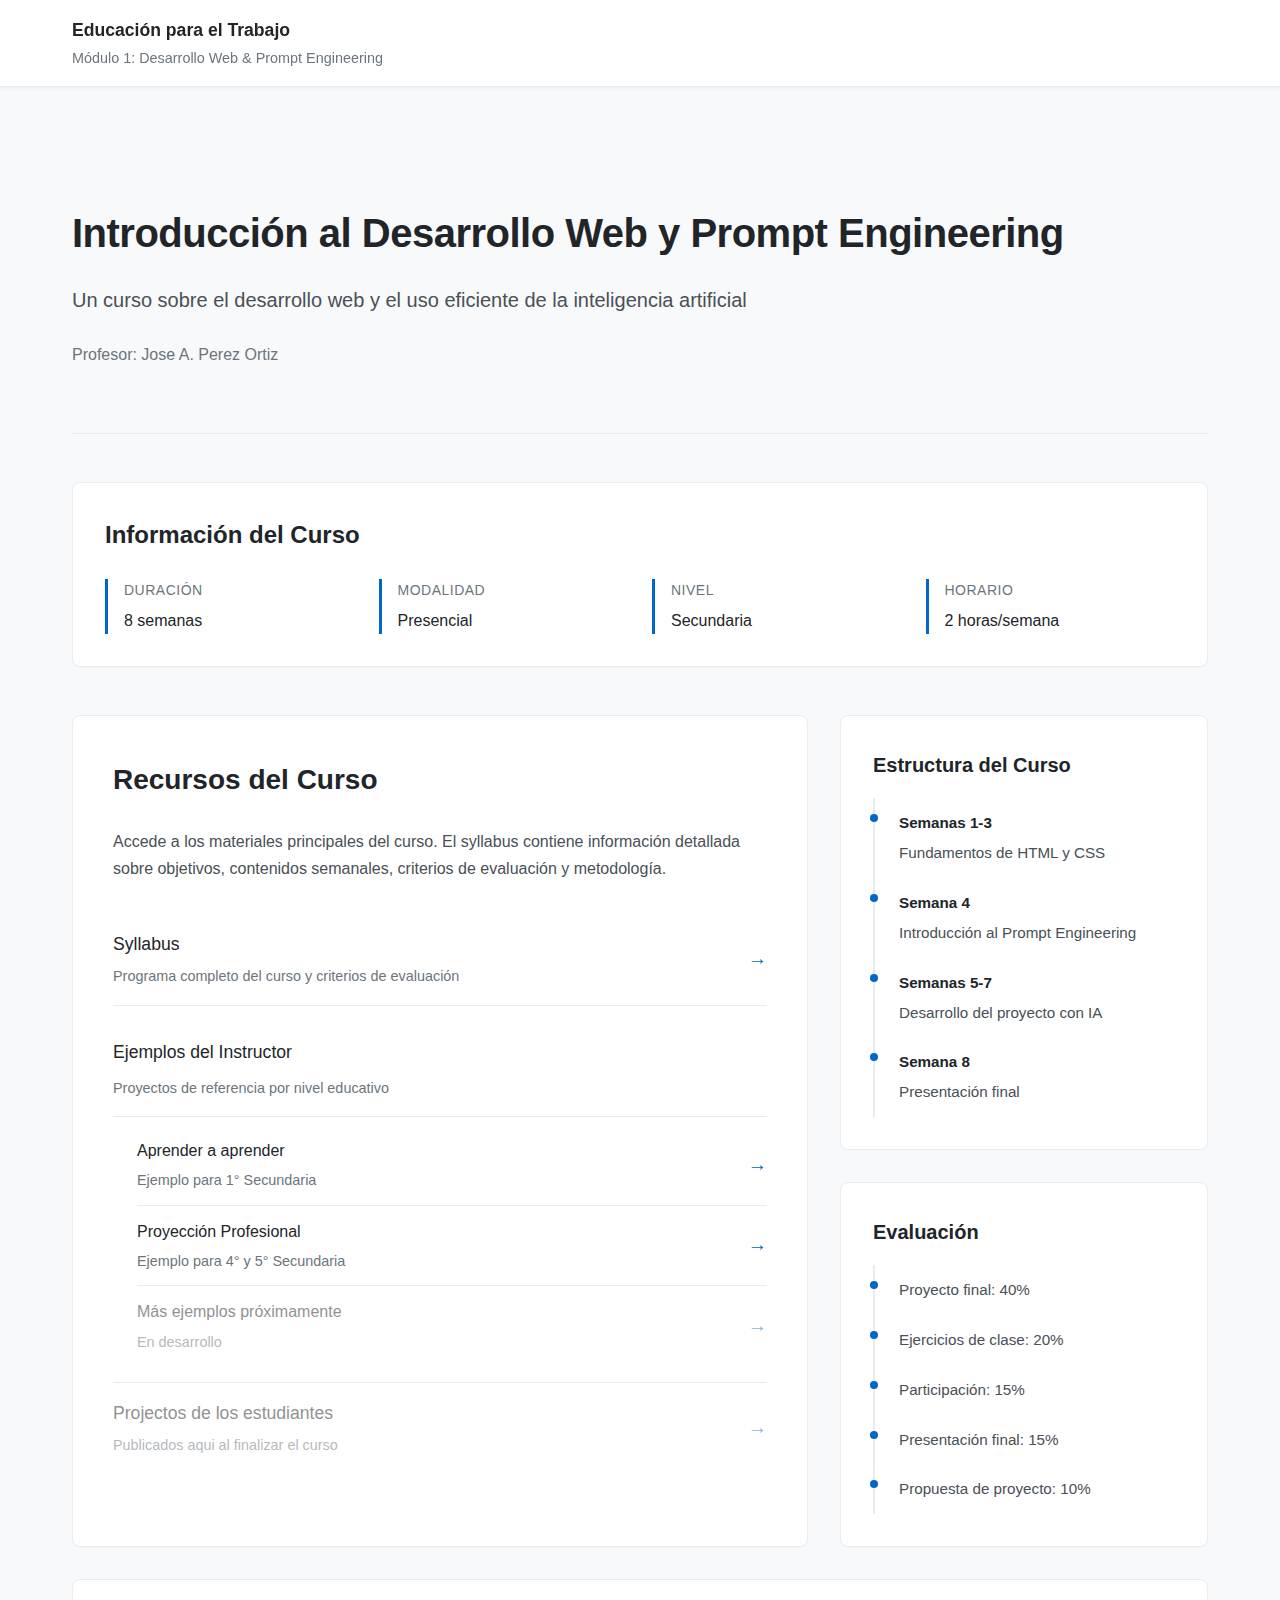
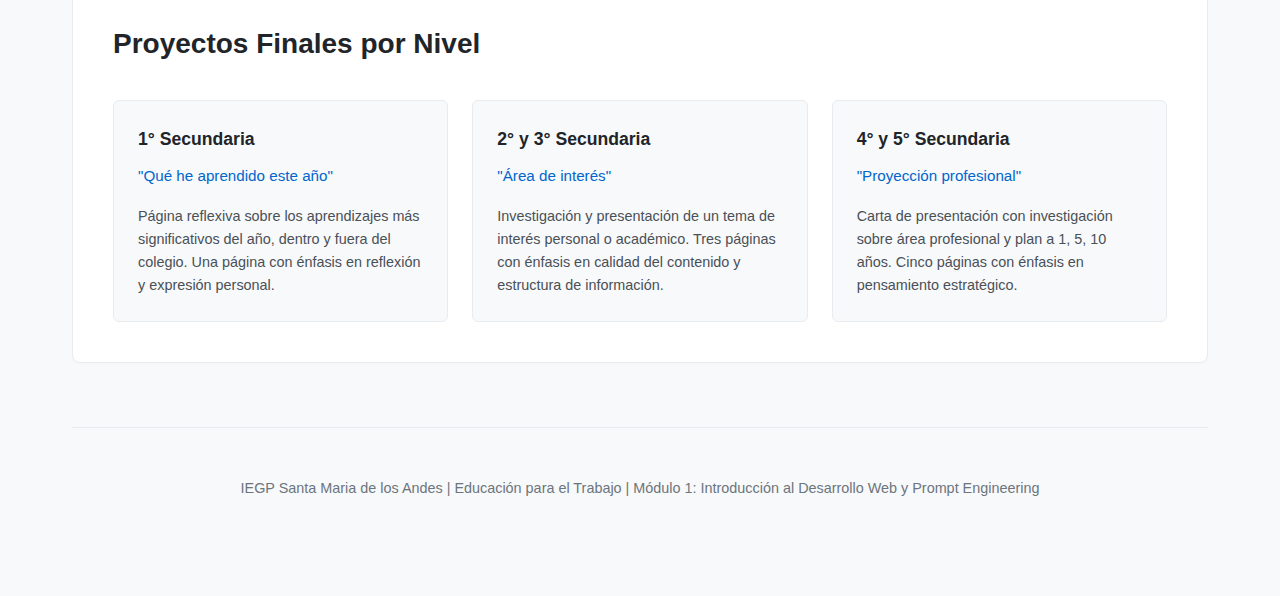
<file: index.html>
<!DOCTYPE html>
<html lang="es">
<head>
    <meta charset="UTF-8">
    <meta name="viewport" content="width=device-width, initial-scale=1.0">
    <title>Introducción al Desarrollo Web y Prompt Engineering</title>
    <style>
        * {
            margin: 0;
            padding: 0;
            box-sizing: border-box;
        }

        body {
            font-family: -apple-system, BlinkMacSystemFont, 'Segoe UI', 'Helvetica Neue', Arial, sans-serif;
            background: #f8f9fa;
            color: #212529;
            line-height: 1.7;
            min-height: 100vh;
        }

        .nav-bar {
            background: #ffffff;
            border-bottom: 1px solid #e9ecef;
            padding: 1rem 0;
            position: sticky;
            top: 0;
            z-index: 100;
            box-shadow: 0 2px 4px rgba(0,0,0,0.04);
        }

        .nav-container {
            max-width: 1200px;
            margin: 0 auto;
            padding: 0 2rem;
            display: flex;
            justify-content: space-between;
            align-items: center;
        }

        .nav-title {
            font-size: 1.1rem;
            font-weight: 600;
            color: #212529;
        }

        .nav-subtitle {
            font-size: 0.9rem;
            color: #6c757d;
            font-weight: 400;
        }

        .container {
            max-width: 1200px;
            margin: 0 auto;
            padding: 3rem 2rem;
        }

        header {
            padding: 4rem 0;
            border-bottom: 1px solid #e9ecef;
            margin-bottom: 3rem;
        }

        h1 {
            font-size: 2.5rem;
            margin-bottom: 1rem;
            font-weight: 600;
            color: #212529;
            letter-spacing: -0.5px;
        }

        .subtitle {
            font-size: 1.25rem;
            color: #495057;
            margin-bottom: 0.5rem;
            font-weight: 400;
        }

        .instructor {
            font-size: 1rem;
            color: #6c757d;
            margin-top: 1.5rem;
        }

        .info-section {
            background: #ffffff;
            padding: 2rem;
            border-radius: 8px;
            margin: 2rem 0;
            border: 1px solid #e9ecef;
            box-shadow: 0 1px 3px rgba(0,0,0,0.02);
        }

        .info-section h2 {
            font-size: 1.5rem;
            margin-bottom: 1.5rem;
            font-weight: 600;
            color: #212529;
        }

        .info-grid {
            display: grid;
            grid-template-columns: repeat(auto-fit, minmax(150px, 1fr));
            gap: 1.5rem;
        }

        .info-item {
            border-left: 3px solid #0066cc;
            padding-left: 1rem;
        }

        .info-label {
            font-size: 0.875rem;
            color: #6c757d;
            text-transform: uppercase;
            letter-spacing: 0.5px;
            margin-bottom: 0.25rem;
            font-weight: 500;
        }

        .info-value {
            font-size: 1rem;
            color: #212529;
            font-weight: 500;
        }

        .main-content {
            display: grid;
            grid-template-columns: 2fr 1fr;
            gap: 2rem;
            margin-top: 3rem;
        }

        .primary-section {
            background: #ffffff;
            padding: 2.5rem;
            border-radius: 8px;
            border: 1px solid #e9ecef;
            box-shadow: 0 1px 3px rgba(0,0,0,0.02);
        }

        .primary-section h2 {
            font-size: 1.75rem;
            margin-bottom: 1.5rem;
            font-weight: 600;
            color: #212529;
        }

        .description {
            color: #495057;
            margin-bottom: 2rem;
            font-size: 1rem;
        }

        .resources-list {
            list-style: none;
        }

        .resources-list li {
            padding: 1rem 0;
            border-bottom: 1px solid #e9ecef;
        }

        .resources-list li:last-child {
            border-bottom: none;
        }

        .resource-link {
            display: flex;
            justify-content: space-between;
            align-items: center;
            text-decoration: none;
            color: #212529;
            transition: color 0.2s ease;
        }

        .resource-link:hover {
            color: #0066cc;
        }

        .resource-link:hover .arrow {
            transform: translateX(4px);
        }

        .resource-title {
            font-weight: 500;
            font-size: 1.1rem;
        }

        .resource-desc {
            font-size: 0.9rem;
            color: #6c757d;
            margin-top: 0.25rem;
        }

        .arrow {
            color: #0066cc;
            transition: transform 0.2s ease;
            font-size: 1.2rem;
        }

        .disabled {
            opacity: 0.5;
            cursor: not-allowed;
        }

        .disabled:hover {
            color: #212529;
        }

        .disabled .arrow {
            transform: none !important;
        }

        .sidebar {
            display: flex;
            flex-direction: column;
            gap: 2rem;
        }

        .sidebar-section {
            background: #ffffff;
            padding: 2rem;
            border-radius: 8px;
            border: 1px solid #e9ecef;
            box-shadow: 0 1px 3px rgba(0,0,0,0.02);
        }

        .sidebar-section h3 {
            font-size: 1.25rem;
            margin-bottom: 1rem;
            font-weight: 600;
            color: #212529;
        }

        .timeline {
            list-style: none;
        }

        .timeline li {
            padding: 0.75rem 0;
            padding-left: 1.5rem;
            border-left: 2px solid #e9ecef;
            position: relative;
            font-size: 0.95rem;
            color: #495057;
        }

        .timeline li::before {
            content: '';
            position: absolute;
            left: -5px;
            top: 1rem;
            width: 8px;
            height: 8px;
            background: #0066cc;
            border-radius: 50%;
        }

        .timeline strong {
            color: #212529;
            display: block;
            margin-bottom: 0.25rem;
        }

        .projects-section {
            background: #ffffff;
            padding: 2.5rem;
            border-radius: 8px;
            margin-top: 2rem;
            border: 1px solid #e9ecef;
            box-shadow: 0 1px 3px rgba(0,0,0,0.02);
        }

        .projects-section h2 {
            font-size: 1.75rem;
            margin-bottom: 2rem;
            font-weight: 600;
            color: #212529;
        }

        .project-grid {
            display: grid;
            grid-template-columns: repeat(auto-fit, minmax(280px, 1fr));
            gap: 1.5rem;
        }

        .project-card {
            padding: 1.5rem;
            border: 1px solid #e9ecef;
            border-radius: 6px;
            background: #f8f9fa;
        }

        .project-card h3 {
            font-size: 1.1rem;
            margin-bottom: 0.5rem;
            color: #212529;
            font-weight: 600;
        }

        .project-card .project-name {
            color: #0066cc;
            font-size: 0.95rem;
            margin-bottom: 1rem;
            font-weight: 500;
        }

        .project-card p {
            font-size: 0.9rem;
            color: #495057;
            line-height: 1.6;
        }

        footer {
            text-align: center;
            padding: 3rem 2rem;
            margin-top: 4rem;
            border-top: 1px solid #e9ecef;
            color: #6c757d;
            font-size: 0.9rem;
        }

        @media (max-width: 968px) {
            .main-content {
                grid-template-columns: 1fr;
            }

            h1 {
                font-size: 2rem;
            }

            .nav-container {
                flex-direction: column;
                align-items: flex-start;
                gap: 0.5rem;
            }
        }
    </style>
</head>
<body>
    <nav class="nav-bar">
        <div class="nav-container">
            <div>
                <div class="nav-title">Educación para el Trabajo</div>
                <div class="nav-subtitle">Módulo 1: Desarrollo Web & Prompt Engineering</div>
            </div>
        </div>
    </nav>

    <div class="container">
        <header>
            <h1>Introducción al Desarrollo Web y Prompt Engineering</h1>
            <p class="subtitle">Un curso sobre el desarrollo web y el uso eficiente de la inteligencia artificial</p>
            <p class="instructor">Profesor: Jose A. Perez Ortiz</p>
        </header>

        <div class="info-section">
            <h2>Información del Curso</h2>
            <div class="info-grid">
                <div class="info-item">
                    <div class="info-label">Duración</div>
                    <div class="info-value">8 semanas</div>
                </div>
                <div class="info-item">
                    <div class="info-label">Modalidad</div>
                    <div class="info-value">Presencial</div>
                </div>
                <div class="info-item">
                    <div class="info-label">Nivel</div>
                    <div class="info-value">Secundaria</div>
                </div>
                <div class="info-item">
                    <div class="info-label">Horario</div>
                    <div class="info-value">2 horas/semana</div>
                </div>
            </div>
        </div>

        <div class="main-content">
            <div class="primary-section">
                <h2>Recursos del Curso</h2>
                <p class="description">
                    Accede a los materiales principales del curso. El syllabus contiene información detallada sobre objetivos, contenidos semanales, criterios de evaluación y metodología.
                </p>
                <ul class="resources-list">
                    <li>
                        <a href="Syllabus - Intro al Desarrollo Web y Prompt Engineering .pdf" class="resource-link" target="_blank">
                            <div>
                                <div class="resource-title">Syllabus</div>
                                <div class="resource-desc">Programa completo del curso y criterios de evaluación</div>
                            </div>
                            <span class="arrow">→</span>
                        </a>
                    </li>
                    <li>
                        <div style="padding: 1rem 0; border-bottom: 1px solid #e9ecef;">
                            <div class="resource-title" style="margin-bottom: 0.5rem;">Ejemplos del Instructor</div>
                            <div class="resource-desc">Proyectos de referencia por nivel educativo</div>
                        </div>
                        <ul style="list-style: none; padding-left: 1.5rem; margin-top: 0.5rem;">
                            <li style="padding: 0.75rem 0; border-bottom: 1px solid #e9ecef;">
                                <a href="aprendizaje.html" class="resource-link">
                                    <div>
                                        <div class="resource-title" style="font-size: 1rem;">Aprender a aprender</div>
                                        <div class="resource-desc">Ejemplo para 1° Secundaria</div>
                                    </div>
                                    <span class="arrow">→</span>
                                </a>
                            </li>
                            <li style="padding: 0.75rem 0; border-bottom: 1px solid #e9ecef;">
                                <a href="jose-perez-portfolio.html" class="resource-link">
                                    <div>
                                        <div class="resource-title" style="font-size: 1rem;">Proyección Profesional</div>
                                        <div class="resource-desc">Ejemplo para 4° y 5° Secundaria</div>
                                    </div>
                                    <span class="arrow">→</span>
                                </a>
                            </li>
                            <li style="padding: 0.75rem 0; border-bottom: none;">
                                <a href="#" class="resource-link disabled">
                                    <div>
                                        <div class="resource-title" style="font-size: 1rem;">Más ejemplos próximamente</div>
                                        <div class="resource-desc">En desarrollo</div>
                                    </div>
                                    <span class="arrow">→</span>
                                </a>
                            </li>
                        </ul>
                    </li>
                    <li>
                        <a href="#" class="resource-link disabled">
                            <div>
                                <div class="resource-title">Projectos de los estudiantes</div>
                                <div class="resource-desc">Publicados aqui al finalizar el curso</div>
                            </div>
                            <span class="arrow">→</span>
                        </a>
                    </li>
                </ul>
            </div>

            <aside class="sidebar">
                <div class="sidebar-section">
                    <h3>Estructura del Curso</h3>
                    <ul class="timeline">
                        <li>
                            <strong>Semanas 1-3</strong>
                            Fundamentos de HTML y CSS
                        </li>
                        <li>
                            <strong>Semana 4</strong>
                            Introducción al Prompt Engineering
                        </li>
                        <li>
                            <strong>Semanas 5-7</strong>
                            Desarrollo del proyecto con IA
                        </li>
                        <li>
                            <strong>Semana 8</strong>
                            Presentación final
                        </li>
                    </ul>
                </div>

                <div class="sidebar-section">
                    <h3>Evaluación</h3>
                    <ul class="timeline">
                        <li>Proyecto final: 40%</li>
                        <li>Ejercicios de clase: 20%</li>
                        <li>Participación: 15%</li>
                        <li>Presentación final: 15%</li>
                        <li>Propuesta de proyecto: 10%</li>
                    </ul>
                </div>
            </aside>
        </div>

        <div class="projects-section">
            <h2>Proyectos Finales por Nivel</h2>
            <div class="project-grid">
                <div class="project-card">
                    <h3>1° Secundaria</h3>
                    <div class="project-name">"Qué he aprendido este año"</div>
                    <p>Página reflexiva sobre los aprendizajes más significativos del año, dentro y fuera del colegio. Una página con énfasis en reflexión y expresión personal.</p>
                </div>

                <div class="project-card">
                    <h3>2° y 3° Secundaria</h3>
                    <div class="project-name">"Área de interés"</div>
                    <p>Investigación y presentación de un tema de interés personal o académico. Tres páginas con énfasis en calidad del contenido y estructura de información.</p>
                </div>

                <div class="project-card">
                    <h3>4° y 5° Secundaria</h3>
                    <div class="project-name">"Proyección profesional"</div>
                    <p>Carta de presentación con investigación sobre área profesional y plan a 1, 5, 10 años. Cinco páginas con énfasis en pensamiento estratégico.</p>
                </div>
            </div>
        </div>

        <footer>
            <p>IEGP Santa Maria de los Andes | Educación para el Trabajo | Módulo 1: Introducción al Desarrollo Web y Prompt Engineering</p>
        </footer>
    </div>
</body>
</html>
</file>
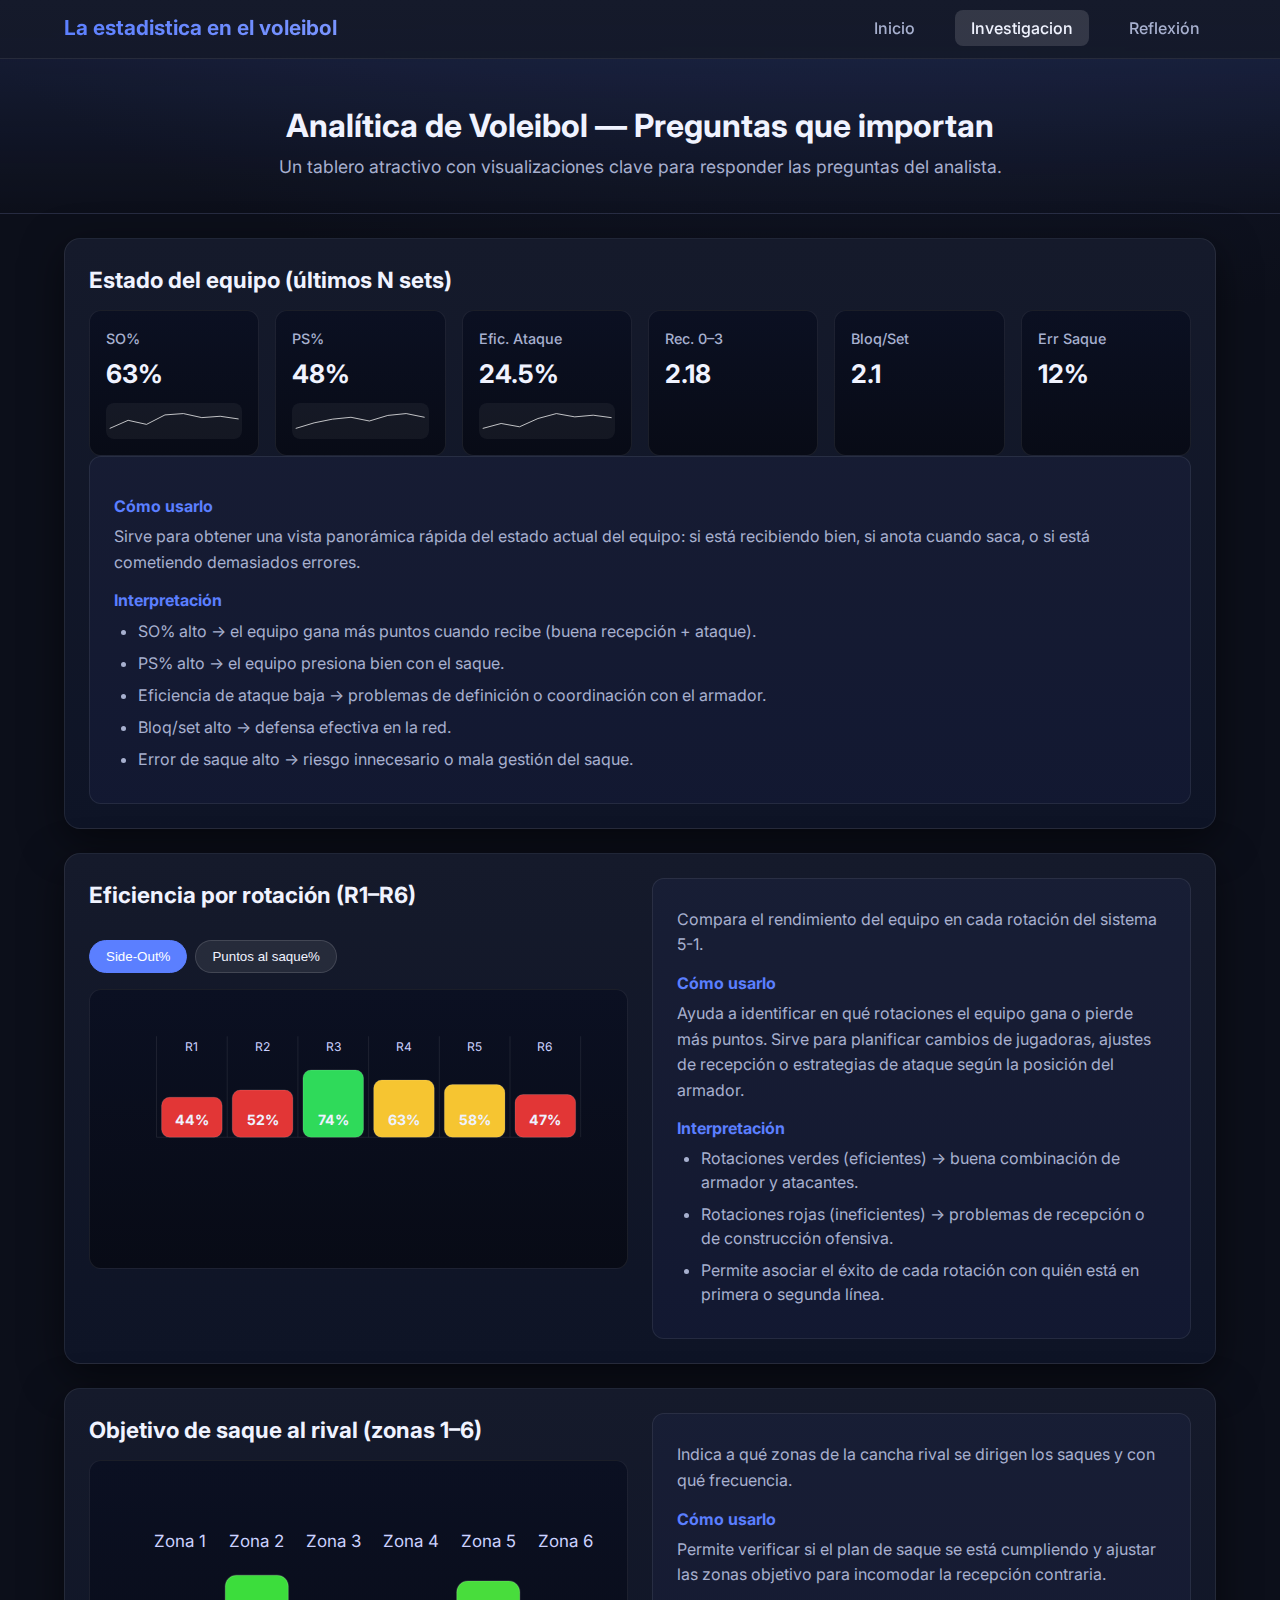
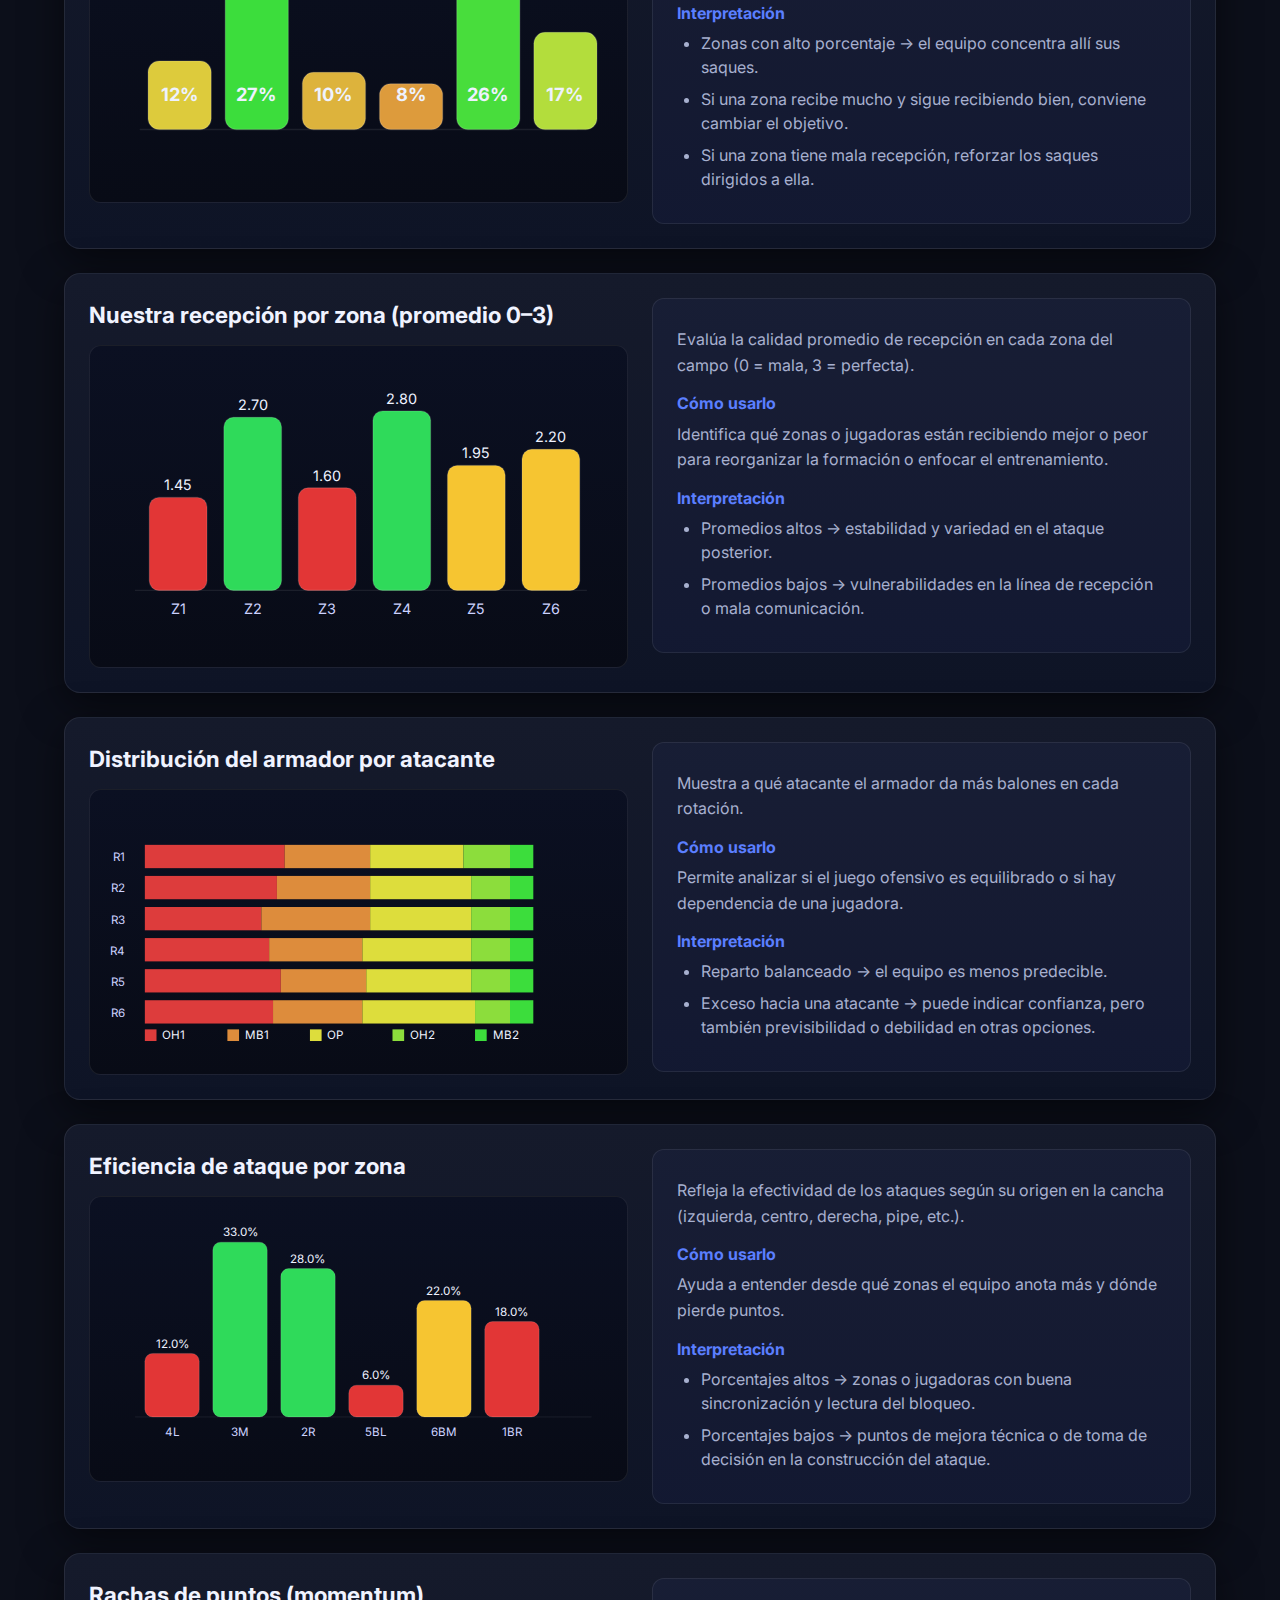
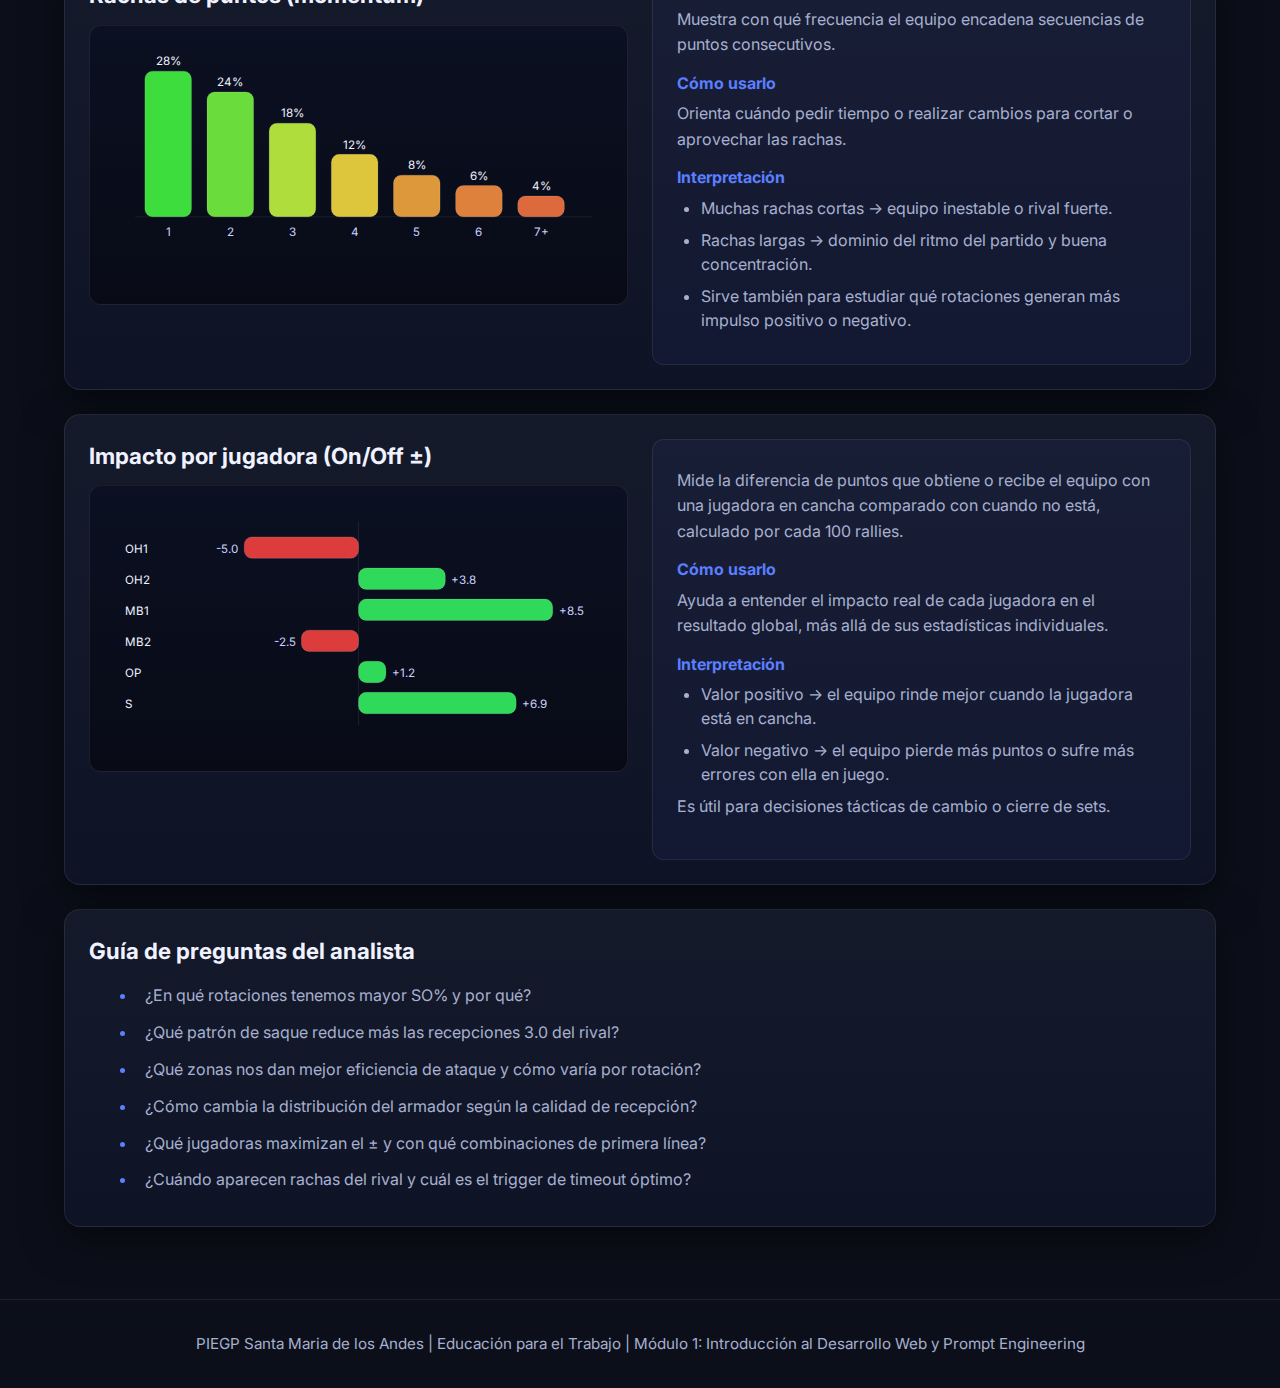
<file: analytics-questions.html>
<!DOCTYPE html>
<html lang="es">
<head>
  <meta charset="UTF-8">
  <meta name="viewport" content="width=device-width, initial-scale=1.0">
  <title>Analítica de Voleibol — Preguntas que importan</title>
    <link rel="stylesheet" href="volleyball-analytics-styles.css">
  <meta name="description" content="Tablero interactivo de analítica de voleibol con visualizaciones y métricas clave.">
  <meta property="og:title" content="Preguntas - Analytics de Voleibol">
  <meta property="og:description" content="Visualizaciones y métricas clave para análisis de voleibol.">
  <meta property="og:type" content="website">
  <meta property="og:locale" content="es_ES">
  <link rel="preconnect" href="https://fonts.googleapis.com">
  <link rel="preconnect" href="https://fonts.gstatic.com" crossorigin>
  <link href="https://fonts.googleapis.com/css2?family=Inter:wght@400;600;700&family=Source+Serif+Pro:wght@400;600&display=swap" rel="stylesheet">
</head>
<body>
<header class="main-header">
  <nav class="main-nav">
    <div class="nav-brand">
      <h1>La estadistica en el voleibol</h1>
    </div>
            <ul class="nav-links">
                <li><a href="volleyball-analytics-home.html">Inicio</a></li>
                <li><a href="analytics-questions.html" class="active">Investigacion</a></li>
                <li><a href="reflection.html">Reflexión</a></li>
            </ul>
  </nav>
</header>

<main class="main-content">
  <header class="page-header">
    <div class="container">
      <h2>Analítica de Voleibol — Preguntas que importan</h2>
      <p class="subtitle">Un tablero atractivo con visualizaciones clave para responder las preguntas del analista.</p>
    </div>
  </header>

  <div class="grid">
  <!-- ===== KPI CARDS ===== -->
  <section class="panel">
    <h2>Estado del equipo (últimos N sets)</h2>
    <div class="kpis" id="kpiRow" aria-live="polite"></div>
    <aside class="explain" aria-label="Explicación: Estado del equipo">
      <h3>Cómo usarlo</h3>
      <p>Sirve para obtener una vista panorámica rápida del estado actual del equipo: si está recibiendo bien, si anota cuando saca, o si está cometiendo demasiados errores.</p>
      <h3>Interpretación</h3>
      <ul>
        <li>SO% alto → el equipo gana más puntos cuando recibe (buena recepción + ataque).</li>
        <li>PS% alto → el equipo presiona bien con el saque.</li>
        <li>Eficiencia de ataque baja → problemas de definición o coordinación con el armador.</li>
        <li>Bloq/set alto → defensa efectiva en la red.</li>
        <li>Error de saque alto → riesgo innecesario o mala gestión del saque.</li>
      </ul>
    </aside>
  </section>

  <!-- ===== ROTATION HEATMAPS ===== -->
  <section class="panel two-col">
    <div>
      <div class="panel-head">
        <h2>Eficiencia por rotación (R1–R6)</h2>
        <div class="tabs">
          <button class="tab active" data-rot-mode="so">Side-Out%</button>
          <button class="tab" data-rot-mode="ps">Puntos al saque%</button>
        </div>
      </div>
      <div class="heatmaps">
        <div class="heatmap" id="rotationHeatmap" aria-label="Heatmap de eficiencia por rotación"></div>
      </div>
    </div>
    <aside class="explain" aria-label="Explicación: Eficiencia por rotación">
      <p>Compara el rendimiento del equipo en cada rotación del sistema 5-1.</p>
      <h3>Cómo usarlo</h3>
      <p>Ayuda a identificar en qué rotaciones el equipo gana o pierde más puntos. Sirve para planificar cambios de jugadoras, ajustes de recepción o estrategias de ataque según la posición del armador.</p>
      <h3>Interpretación</h3>
      <ul>
        <li>Rotaciones verdes (eficientes) → buena combinación de armador y atacantes.</li>
        <li>Rotaciones rojas (ineficientes) → problemas de recepción o de construcción ofensiva.</li>
        <li>Permite asociar el éxito de cada rotación con quién está en primera o segunda línea.</li>
      </ul>
    </aside>
  </section>

  <!-- ===== SERVE TARGETING (OPP) ===== -->
  <section class="panel two-col">
    <div>
      <h2>Objetivo de saque al rival (zonas 1–6)</h2>
      <div id="serveTargetHeatmap" class="heatmap" aria-label="Mapa de calor de destino de saques"></div>
    </div>
    <aside class="explain" aria-label="Explicación: Objetivo de saque al rival">
      <p>Indica a qué zonas de la cancha rival se dirigen los saques y con qué frecuencia.</p>
      <h3>Cómo usarlo</h3>
      <p>Permite verificar si el plan de saque se está cumpliendo y ajustar las zonas objetivo para incomodar la recepción contraria.</p>
      <h3>Interpretación</h3>
      <ul>
        <li>Zonas con alto porcentaje → el equipo concentra allí sus saques.</li>
        <li>Si una zona recibe mucho y sigue recibiendo bien, conviene cambiar el objetivo.</li>
        <li>Si una zona tiene mala recepción, reforzar los saques dirigidos a ella.</li>
      </ul>
    </aside>
  </section>

  <!-- ===== RECEIVE QUALITY ===== -->
  <section class="panel two-col">
    <div>
      <h2>Nuestra recepción por zona (promedio 0–3)</h2>
      <div id="receiveQualityBars" class="chart" aria-label="Barras de calidad de recepción"></div>
    </div>
    <aside class="explain" aria-label="Explicación: Recepción por zona">
      <p>Evalúa la calidad promedio de recepción en cada zona del campo (0 = mala, 3 = perfecta).</p>
      <h3>Cómo usarlo</h3>
      <p>Identifica qué zonas o jugadoras están recibiendo mejor o peor para reorganizar la formación o enfocar el entrenamiento.</p>
      <h3>Interpretación</h3>
      <ul>
        <li>Promedios altos → estabilidad y variedad en el ataque posterior.</li>
        <li>Promedios bajos → vulnerabilidades en la línea de recepción o mala comunicación.</li>
      </ul>
    </aside>
  </section>

  <!-- ===== SETTER DISTRIBUTION ===== -->
  <section class="panel two-col">
    <div>
      <h2>Distribución del armador por atacante</h2>
      <div id="setterDistribution" class="chart" aria-label="Barras apiladas por atacante y rotación"></div>
    </div>
    <aside class="explain" aria-label="Explicación: Distribución del armador">
      <p>Muestra a qué atacante el armador da más balones en cada rotación.</p>
      <h3>Cómo usarlo</h3>
      <p>Permite analizar si el juego ofensivo es equilibrado o si hay dependencia de una jugadora.</p>
      <h3>Interpretación</h3>
      <ul>
        <li>Reparto balanceado → el equipo es menos predecible.</li>
        <li>Exceso hacia una atacante → puede indicar confianza, pero también previsibilidad o debilidad en otras opciones.</li>
      </ul>
    </aside>
  </section>

  <!-- ===== ATTACK EFFICIENCY ===== -->
  <section class="panel two-col">
    <div>
      <h2>Eficiencia de ataque por zona</h2>
      <div id="attackEfficiencyBars" class="chart" aria-label="Barras de eficiencia por zona"></div>
    </div>
    <aside class="explain" aria-label="Explicación: Eficiencia de ataque">
      <p>Refleja la efectividad de los ataques según su origen en la cancha (izquierda, centro, derecha, pipe, etc.).</p>
      <h3>Cómo usarlo</h3>
      <p>Ayuda a entender desde qué zonas el equipo anota más y dónde pierde puntos.</p>
      <h3>Interpretación</h3>
      <ul>
        <li>Porcentajes altos → zonas o jugadoras con buena sincronización y lectura del bloqueo.</li>
        <li>Porcentajes bajos → puntos de mejora técnica o de toma de decisión en la construcción del ataque.</li>
      </ul>
    </aside>
  </section>

  <!-- ===== MOMENTUM (RUNS) ===== -->
  <section class="panel two-col">
    <div>
      <h2>Rachas de puntos (momentum)</h2>
      <div id="runLengthHist" class="chart" aria-label="Histograma de rachas de puntos mientras servimos"></div>
    </div>
    <aside class="explain" aria-label="Explicación: Rachas de puntos">
      <p>Muestra con qué frecuencia el equipo encadena secuencias de puntos consecutivos.</p>
      <h3>Cómo usarlo</h3>
      <p>Orienta cuándo pedir tiempo o realizar cambios para cortar o aprovechar las rachas.</p>
      <h3>Interpretación</h3>
      <ul>
        <li>Muchas rachas cortas → equipo inestable o rival fuerte.</li>
        <li>Rachas largas → dominio del ritmo del partido y buena concentración.</li>
        <li>Sirve también para estudiar qué rotaciones generan más impulso positivo o negativo.</li>
      </ul>
    </aside>
  </section>

  <!-- ===== PLAYER IMPACT ===== -->
  <section class="panel two-col">
    <div>
      <h2>Impacto por jugadora (On/Off ±)</h2>
      <div id="onOffBars" class="chart" aria-label="Impacto neto por jugadora"></div>
    </div>
    <aside class="explain" aria-label="Explicación: Impacto por jugadora">
      <p>Mide la diferencia de puntos que obtiene o recibe el equipo con una jugadora en cancha comparado con cuando no está, calculado por cada 100 rallies.</p>
      <h3>Cómo usarlo</h3>
      <p>Ayuda a entender el impacto real de cada jugadora en el resultado global, más allá de sus estadísticas individuales.</p>
      <h3>Interpretación</h3>
      <ul>
        <li>Valor positivo → el equipo rinde mejor cuando la jugadora está en cancha.</li>
        <li>Valor negativo → el equipo pierde más puntos o sufre más errores con ella en juego.</li>
      </ul>
      <p>Es útil para decisiones tácticas de cambio o cierre de sets.</p>
    </aside>
  </section>

  <!-- ===== QUESTIONS LIST ===== -->
  <section class="panel">
    <h2>Guía de preguntas del analista</h2>
    <ul class="q-list">
      <li>¿En qué rotaciones tenemos mayor SO% y por qué?</li>
      <li>¿Qué patrón de saque reduce más las recepciones 3.0 del rival?</li>
      <li>¿Qué zonas nos dan mejor eficiencia de ataque y cómo varía por rotación?</li>
      <li>¿Cómo cambia la distribución del armador según la calidad de recepción?</li>
      <li>¿Qué jugadoras maximizan el ± y con qué combinaciones de primera línea?</li>
      <li>¿Cuándo aparecen rachas del rival y cuál es el trigger de timeout óptimo?</li>
    </ul>
  </section>
  </div>
</main>

<footer class="main-footer">
  <div class="container">
    <p>PIEGP Santa Maria de los Andes | Educación para el Trabajo | Módulo 1: Introducción al Desarrollo Web y Prompt Engineering</p>
  </div>
</footer>

<script src="chart.js"></script>
</body>
</html>
</file>
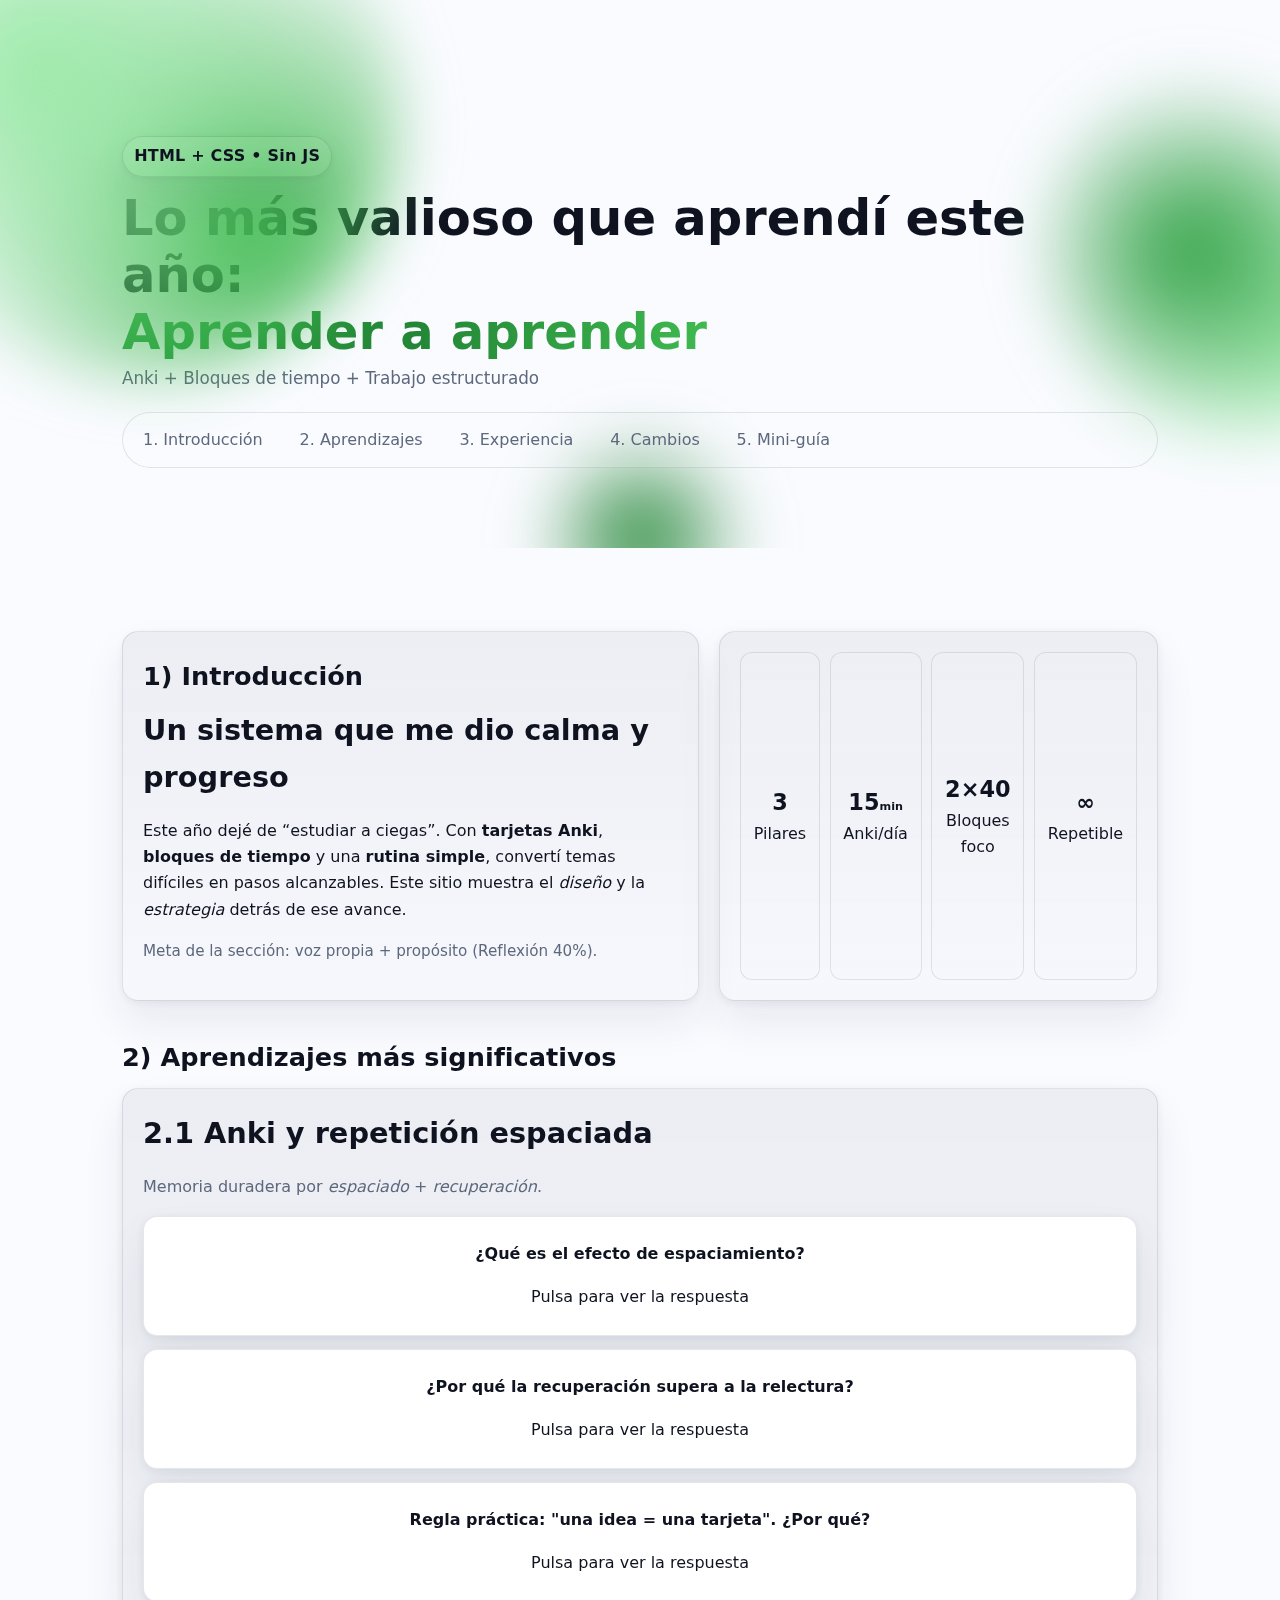
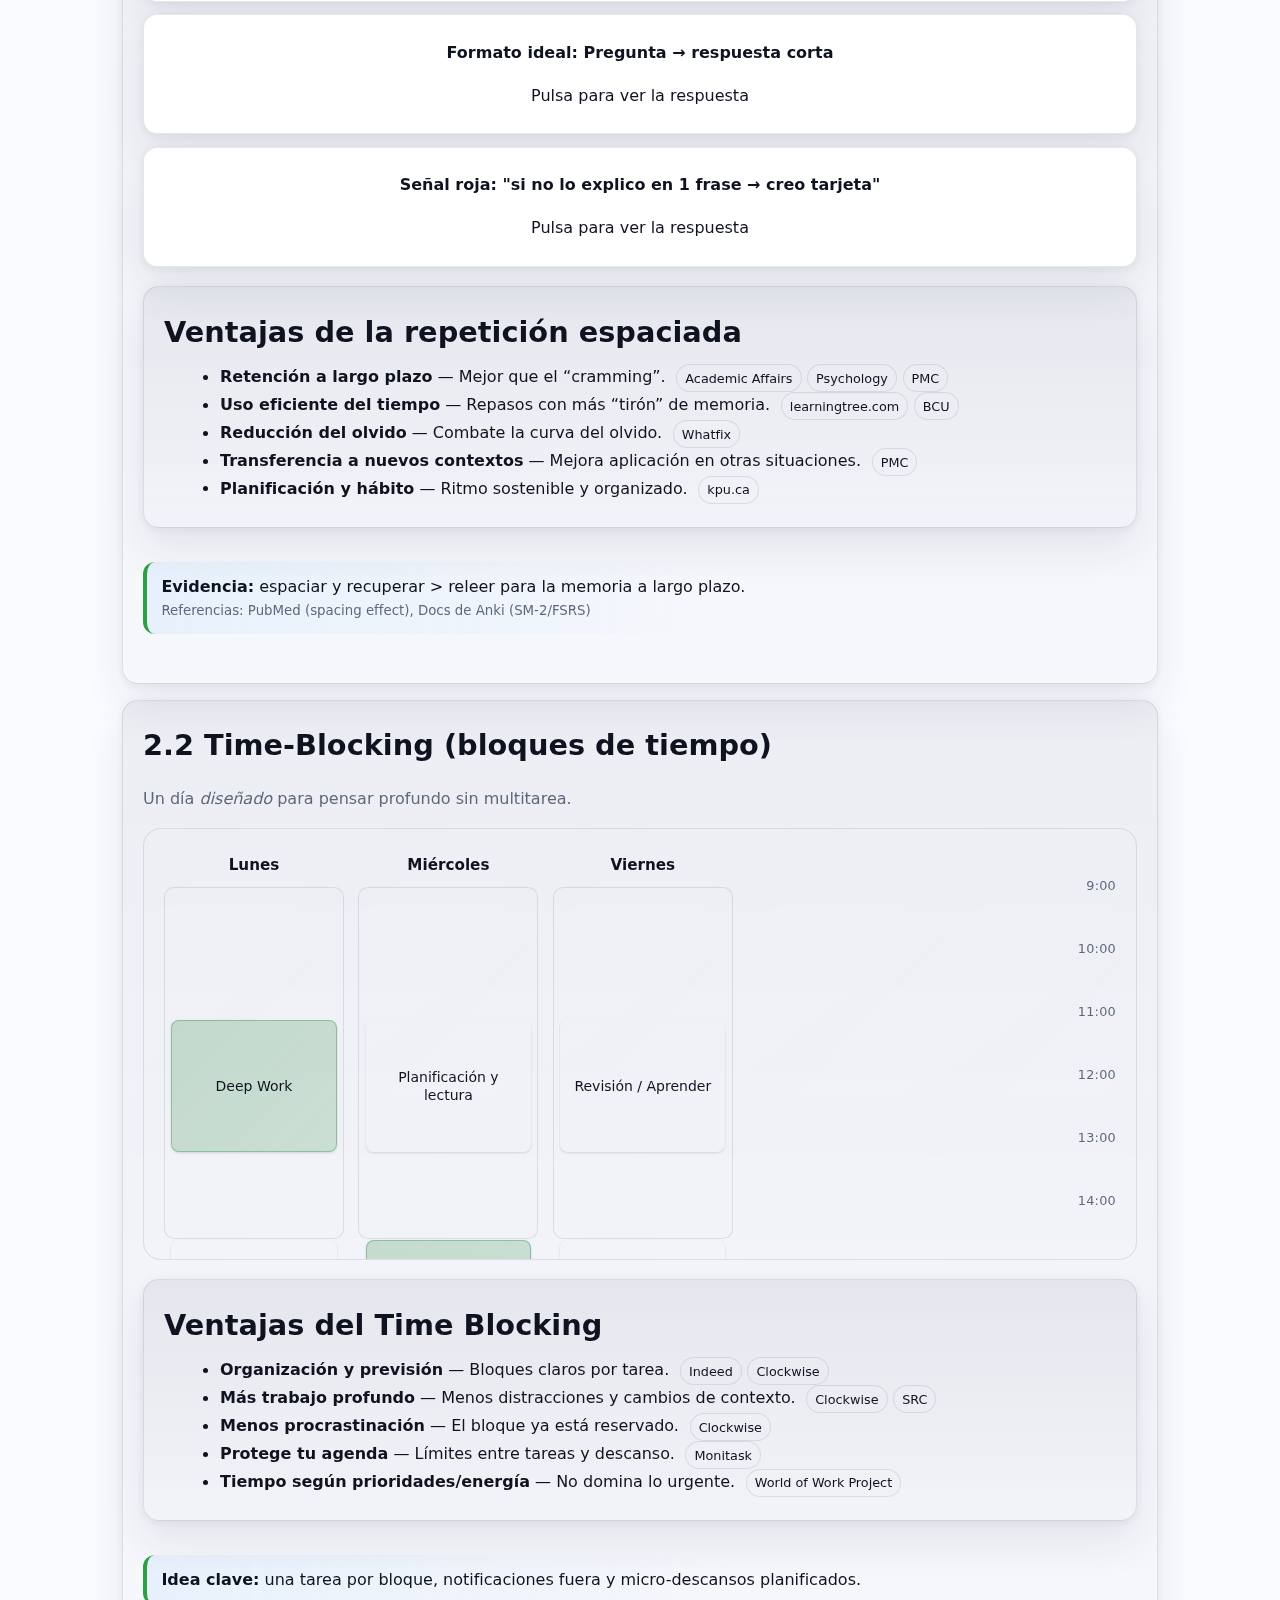
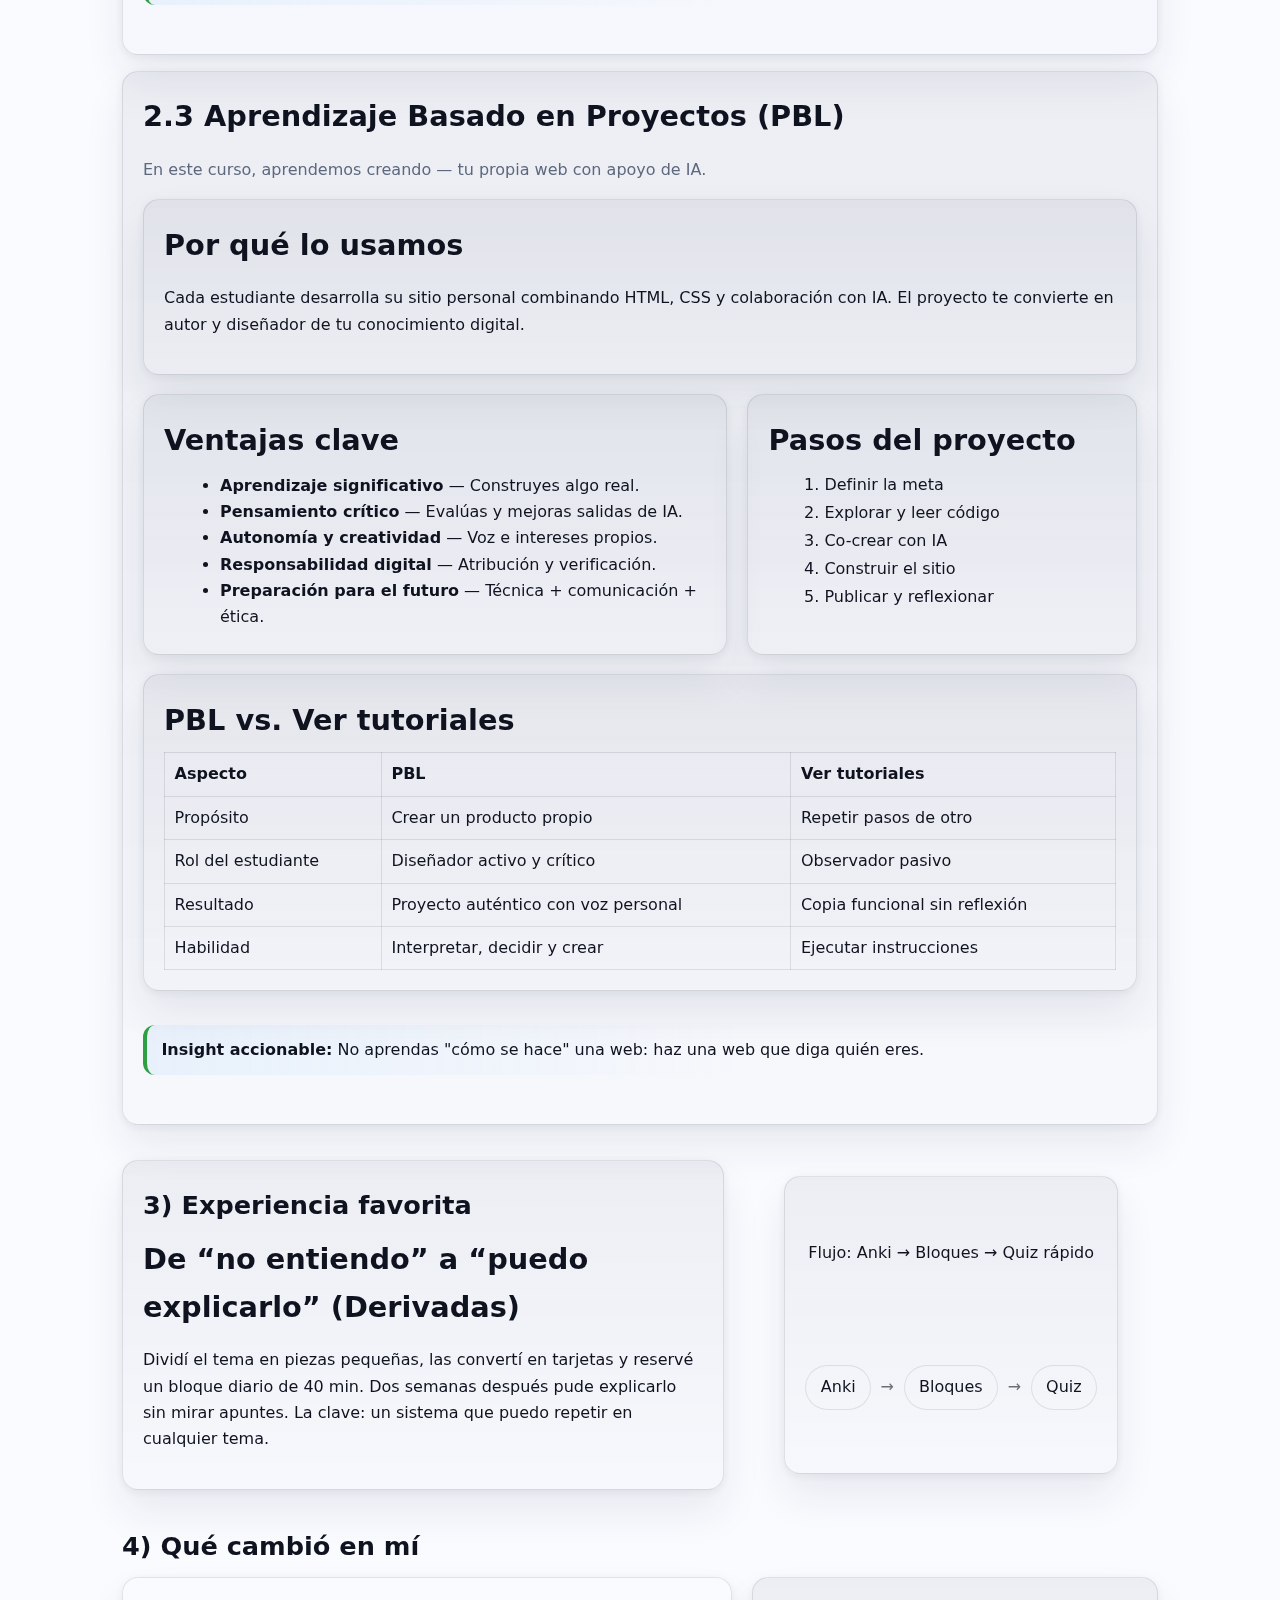
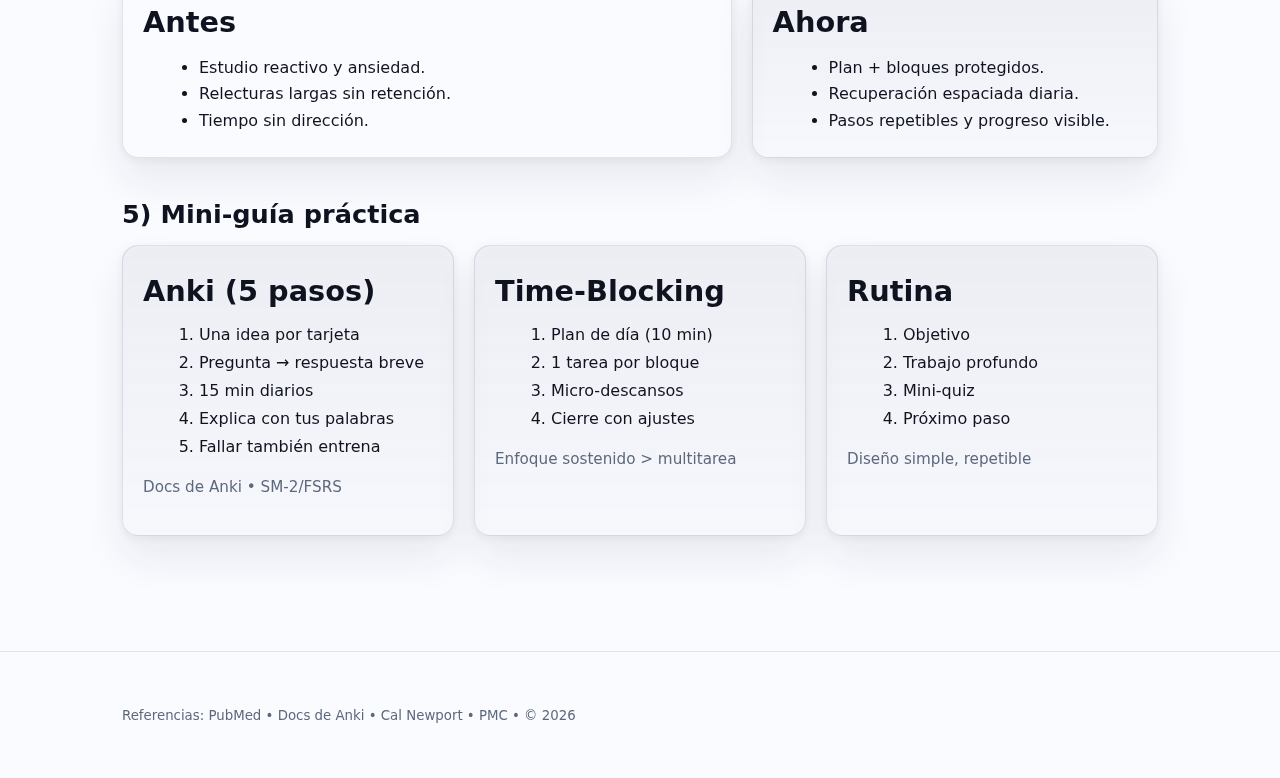
<file: aprendizaje.html>
<!doctype html>

<html lang="es">

<head>

  <meta charset="utf-8" />

  <meta name="viewport" content="width=device-width, initial-scale=1" />

  <title>Aprender a aprender — Ejemplo Instructor</title>

  <meta name="description" content="Un ejemplo de diseño web y estrategias de estudio: Anki, time-blocking y trabajo estructurado. HTML/CSS sin JS." />

  <link rel="stylesheet" href="aprendizaje.css" />

</head>

<body>

  <a class="skip-link" href="#contenido">Saltar al contenido</a>

  <!-- ====== HERO ====== -->

  <header class="hero">

    <div class="hero__bg" aria-hidden="true">

      <div class="orb orb-a"></div>

      <div class="orb orb-b"></div>

      <div class="orb orb-c"></div>

      <div class="grain"></div>

    </div>

    <div class="shell">

      <div class="hero__badge">HTML + CSS • Sin JS</div>

      <h1 class="hero__title">

        Lo más valioso que aprendí este año:<br />

        <span class="grad">Aprender a aprender</span>

      </h1>

      <p class="hero__tag">

        Anki + Bloques de tiempo + Trabajo estructurado

      </p>

      <nav class="tabs" aria-label="Secciones">

        <a href="#introduccion" class="tab">1. Introducción</a>

        <a href="#aprendizajes" class="tab">2. Aprendizajes</a>

        <a href="#experiencia" class="tab">3. Experiencia</a>

        <a href="#cambios" class="tab">4. Cambios</a>

        <a href="#mini-guia" class="tab">5. Mini-guía</a>

      </nav>

    </div>

  </header>

  <main id="contenido" class="shell main">

    <!-- ====== INTRO ====== -->

    <section id="introduccion" class="section intro">

      <div class="grid two">

        <div class="card glass">

          <h2 class="kicker">1) Introducción</h2>

          <h3 class="section__title">Un sistema que me dio calma y progreso</h3>

          <p>

            Este año dejé de “estudiar a ciegas”. Con <strong>tarjetas Anki</strong>, <strong>bloques de tiempo</strong> y una

            <strong>rutina simple</strong>, convertí temas difíciles en pasos alcanzables. Este sitio muestra el

            <em>diseño</em> y la <em>estrategia</em> detrás de ese avance.

          </p>

          <p class="note">Meta de la sección: voz propia + propósito (Reflexión 40%).</p>

        </div>

        <aside class="stats card">

          <div class="stat">

            <span class="stat__num">3</span>

            <span class="stat__label">Pilares</span>

          </div>

          <div class="stat">

            <span class="stat__num">15<span class="mini">min</span></span>

            <span class="stat__label">Anki/día</span>

          </div>

          <div class="stat">

            <span class="stat__num">2×40</span>

            <span class="stat__label">Bloques foco</span>

          </div>

          <div class="stat">

            <span class="stat__num">∞</span>

            <span class="stat__label">Repetible</span>

          </div>

        </aside>

      </div>

    </section>

    <!-- ====== APRENDIZAJES ====== -->

    <section id="aprendizajes" class="section">

      <h2 class="kicker">2) Aprendizajes más significativos</h2>

      <!-- 2.1 ANKI -->

      <article class="card bento">

        <header class="bento__head">

          <h3 class="section__title">2.1 Anki y repetición espaciada</h3>

          <p class="muted">Memoria duradera por <em>espaciado</em> + <em>recuperación</em>.</p>

        </header>

        <div class="bento__grid">

          <!-- Deck of cards (expanded view) -->

          <div class="deck">

            <!-- Card 1 -->

            <details class="anki">

              <summary class="face front">

                <div><strong>¿Qué es el efecto de espaciamiento?</strong></div>

                <span class="visualmente-hidden">Pulsa para ver la respuesta</span>

              </summary>

              <div class="face back">

                <div>Estudiar en sesiones separadas aumenta la retención a largo plazo frente a estudiar todo de una.</div>

                <div class="grade"><span>De nuevo</span><span>Difícil</span><span>Bien</span><span>Fácil</span></div>

              </div>

            </details>

            <!-- Card 2 -->

            <details class="anki">

              <summary class="face front">

                <div><strong>¿Por qué la recuperación supera a la relectura?</strong></div>

                <span class="visualmente-hidden">Pulsa para ver la respuesta</span>

              </summary>

              <div class="face back">

                <div>Porque obliga a reconstruir la respuesta desde memoria, reforzando rutas neuronales (testing effect).</div>

                <div class="grade"><span>De nuevo</span><span>Difícil</span><span>Bien</span><span>Fácil</span></div>

              </div>

            </details>

            <!-- Card 3 -->

            <details class="anki">

              <summary class="face front">

                <div><strong>Regla práctica: "una idea = una tarjeta". ¿Por qué?</strong></div>

                <span class="visualmente-hidden">Pulsa para ver la respuesta</span>

              </summary>

              <div class="face back">

                <div>Tarjetas granulares evitan "olvidos mezclados" y hacen la programación del algoritmo más precisa.</div>

                <div class="grade"><span>De nuevo</span><span>Difícil</span><span>Bien</span><span>Fácil</span></div>

              </div>

            </details>

            <!-- Card 4 -->

            <details class="anki">

              <summary class="face front">

                <div><strong>Formato ideal: Pregunta → respuesta corta</strong></div>

                <span class="visualmente-hidden">Pulsa para ver la respuesta</span>

              </summary>

              <div class="face back">

                <div>Respuestas breves y específicas aumentan aciertos y velocidad de repaso.</div>

                <div class="grade"><span>De nuevo</span><span>Difícil</span><span>Bien</span><span>Fácil</span></div>

              </div>

            </details>

            <!-- Card 5 -->

            <details class="anki">

              <summary class="face front">

                <div><strong>Señal roja: "si no lo explico en 1 frase → creo tarjeta"</strong></div>

                <span class="visualmente-hidden">Pulsa para ver la respuesta</span>

              </summary>

              <div class="face back">

                <div>Convertir dudas en tarjetas reduce la fricción y acelera la comprensión sostenida.</div>

                <div class="grade"><span>De nuevo</span><span>Difícil</span><span>Bien</span><span>Fácil</span></div>

              </div>

            </details>

          </div>

        <div class="card">

          <h4 class="section__title">Ventajas de la repetición espaciada</h4>

          <ul class="list">

            <li><strong>Retención a largo plazo</strong> — Mejor que el “cramming”. <span class="tags"><span class="tag">Academic Affairs</span><span class="tag">Psychology</span><span class="tag">PMC</span></span></li>

            <li><strong>Uso eficiente del tiempo</strong> — Repasos con más “tirón” de memoria. <span class="tags"><span class="tag">learningtree.com</span><span class="tag">BCU</span></span></li>

            <li><strong>Reducción del olvido</strong> — Combate la curva del olvido. <span class="tags"><span class="tag">Whatfix</span></span></li>

            <li><strong>Transferencia a nuevos contextos</strong> — Mejora aplicación en otras situaciones. <span class="tags"><span class="tag">PMC</span></span></li>

            <li><strong>Planificación y hábito</strong> — Ritmo sostenible y organizado. <span class="tags"><span class="tag">kpu.ca</span></span></li>

          </ul>

        </div>

        <p class="callout">

          <strong>Evidencia:</strong> espaciar y recuperar &gt; releer para la memoria a largo plazo.

          <small>Referencias: PubMed (spacing effect), Docs de Anki (SM-2/FSRS)</small>

        </p>

      </article>

      <!-- 2.2 TIME BLOCKING -->

      <article class="card bento">

        <header class="bento__head">

          <h3 class="section__title">2.2 Time-Blocking (bloques de tiempo)</h3>

          <p class="muted">Un día <em>diseñado</em> para pensar profundo sin multitarea.</p>

        </header>

        <div class="bento__grid">

        <div class="board">

          <!-- Simplified schedule: 3 days, 9–17 -->

          <div class="col">

            <h4>Lunes</h4>

            <div class="lane">

              <div class="block t0900 t1200 deep">Deep Work</div>

              <div class="block t1300 t1700">Revisión / Aprender</div>

            </div>

          </div>

          <div class="col">

            <h4>Miércoles</h4>

            <div class="lane">

              <div class="block t0900 t1200">Planificación y lectura</div>

              <div class="block t1300 t1700 deep">Proyecto</div>

            </div>

          </div>

          <div class="col">

            <h4>Viernes</h4>

            <div class="lane">

              <div class="block t0900 t1200">Revisión / Aprender</div>

              <div class="block t1300 t1700">Entrega / Presentación</div>

            </div>

          </div>

          <!-- Hour ruler -->

          <ul class="ruler" aria-hidden="true">

            <li>9:00</li><li>10:00</li><li>11:00</li><li>12:00</li>

            <li>13:00</li><li>14:00</li><li>15:00</li><li>16:00</li><li>17:00</li>

          </ul>

        </div>

        <div class="card">

          <h4 class="section__title">Ventajas del Time Blocking</h4>

          <ul class="list">

            <li><strong>Organización y previsión</strong> — Bloques claros por tarea. <span class="tags"><span class="tag">Indeed</span><span class="tag">Clockwise</span></span></li>

            <li><strong>Más trabajo profundo</strong> — Menos distracciones y cambios de contexto. <span class="tags"><span class="tag">Clockwise</span><span class="tag">SRC</span></span></li>

            <li><strong>Menos procrastinación</strong> — El bloque ya está reservado. <span class="tags"><span class="tag">Clockwise</span></span></li>

            <li><strong>Protege tu agenda</strong> — Límites entre tareas y descanso. <span class="tags"><span class="tag">Monitask</span></span></li>

            <li><strong>Tiempo según prioridades/energía</strong> — No domina lo urgente. <span class="tags"><span class="tag">World of Work Project</span></span></li>

          </ul>

        </div>

        <p class="callout">

          <strong>Idea clave:</strong> una tarea por bloque, notificaciones fuera y micro-descansos planificados.

        </p>

        </div>

      </article>

      <!-- 2.3 PBL -->

      <article class="card bento">

        <header class="bento__head">

          <h3 class="section__title">2.3 Aprendizaje Basado en Proyectos (PBL)</h3>

          <p class="muted">En este curso, aprendemos creando — tu propia web con apoyo de IA.</p>

        </header>

        <div class="bento__grid">

        <div class="card">

          <h4 class="section__title">Por qué lo usamos</h4>

          <p>Cada estudiante desarrolla su sitio personal combinando HTML, CSS y colaboración con IA. El proyecto te convierte en autor y diseñador de tu conocimiento digital.</p>

        </div>

        <div class="grid two">

          <article class="card">

            <h4 class="section__title">Ventajas clave</h4>

            <ul class="list">

              <li><strong>Aprendizaje significativo</strong> — Construyes algo real.</li>

              <li><strong>Pensamiento crítico</strong> — Evalúas y mejoras salidas de IA.</li>

              <li><strong>Autonomía y creatividad</strong> — Voz e intereses propios.</li>

              <li><strong>Responsabilidad digital</strong> — Atribución y verificación.</li>

              <li><strong>Preparación para el futuro</strong> — Técnica + comunicación + ética.</li>

            </ul>

          </article>

          <article class="card">

            <h4 class="section__title">Pasos del proyecto</h4>

            <ol class="tight">

              <li>Definir la meta</li>

              <li>Explorar y leer código</li>

              <li>Co-crear con IA</li>

              <li>Construir el sitio</li>

              <li>Publicar y reflexionar</li>

            </ol>

          </article>

        </div>

        <div class="card">

          <h4 class="section__title">PBL vs. Ver tutoriales</h4>

          <table class="table">

            <thead><tr><th>Aspecto</th><th>PBL</th><th>Ver tutoriales</th></tr></thead>

            <tbody>

              <tr><td>Propósito</td><td>Crear un producto propio</td><td>Repetir pasos de otro</td></tr>

              <tr><td>Rol del estudiante</td><td>Diseñador activo y crítico</td><td>Observador pasivo</td></tr>

              <tr><td>Resultado</td><td>Proyecto auténtico con voz personal</td><td>Copia funcional sin reflexión</td></tr>

              <tr><td>Habilidad</td><td>Interpretar, decidir y crear</td><td>Ejecutar instrucciones</td></tr>

            </tbody>

          </table>

        </div>

        <p class="callout"><strong>Insight accionable:</strong> No aprendas "cómo se hace" una web: haz una web que diga quién eres.</p>

        </div>

      </article>

    </section>

    <!-- ====== EXPERIENCIA ====== -->

    <section id="experiencia" class="section">

      <div class="grid two">

        <div class="card">

          <h2 class="kicker">3) Experiencia favorita</h2>

          <h3 class="section__title">De “no entiendo” a “puedo explicarlo” (Derivadas)</h3>

          <p>

            Dividí el tema en piezas pequeñas, las convertí en tarjetas y reservé un bloque diario de 40&nbsp;min.

            Dos semanas después pude explicarlo sin mirar apuntes. La clave: un sistema que puedo repetir en cualquier tema.

          </p>

        </div>

        <figure class="flow card">

          <figcaption>Flujo: Anki → Bloques → Quiz rápido</figcaption>

          <div class="flow__row">

            <div class="pill">Anki</div>

            <div class="arrow">→</div>

            <div class="pill">Bloques</div>

            <div class="arrow">→</div>

            <div class="pill">Quiz</div>

          </div>

        </figure>

      </div>

    </section>

    <!-- ====== CAMBIOS ====== -->

    <section id="cambios" class="section">

      <h2 class="kicker">4) Qué cambió en mí</h2>

      <div class="grid two">

        <div class="card contrast">

          <h3 class="section__title">Antes</h3>

          <ul class="list">

            <li>Estudio reactivo y ansiedad.</li>

            <li>Relecturas largas sin retención.</li>

            <li>Tiempo sin dirección.</li>

          </ul>

        </div>

        <div class="card">

          <h3 class="section__title">Ahora</h3>

          <ul class="list">

            <li>Plan + bloques protegidos.</li>

            <li>Recuperación espaciada diaria.</li>

            <li>Pasos repetibles y progreso visible.</li>

          </ul>

        </div>

      </div>

    </section>

    <!-- ====== MINI GUÍA ====== -->

    <section id="mini-guia" class="section">

      <h2 class="kicker">5) Mini-guía práctica</h2>

      <div class="grid three">

        <article class="card">

          <h3 class="section__title">Anki (5 pasos)</h3>

          <ol class="tight">

            <li>Una idea por tarjeta</li>

            <li>Pregunta → respuesta breve</li>

            <li>15 min diarios</li>

            <li>Explica con tus palabras</li>

            <li>Fallar también entrena</li>

          </ol>

          <p class="muted small">Docs de Anki • SM-2/FSRS</p>

        </article>

        <article class="card">

          <h3 class="section__title">Time-Blocking</h3>

          <ol class="tight">

            <li>Plan de día (10 min)</li>

            <li>1 tarea por bloque</li>

            <li>Micro-descansos</li>

            <li>Cierre con ajustes</li>

          </ol>

          <p class="muted small">Enfoque sostenido &gt; multitarea</p>

        </article>

        <article class="card">

          <h3 class="section__title">Rutina</h3>

          <ol class="tight">

            <li>Objetivo</li>

            <li>Trabajo profundo</li>

            <li>Mini-quiz</li>

            <li>Próximo paso</li>

          </ol>

          <p class="muted small">Diseño simple, repetible</p>

        </article>

      </div>

    </section>

  </main>

  <footer class="footer">

    <div class="shell">

      <small>Referencias: PubMed • Docs de Anki • Cal Newport • PMC • © <span id="y"></span></small>

    </div>

  </footer>

  <script>document.getElementById('y').textContent=new Date().getFullYear()</script>

</body>

</html>
</file>
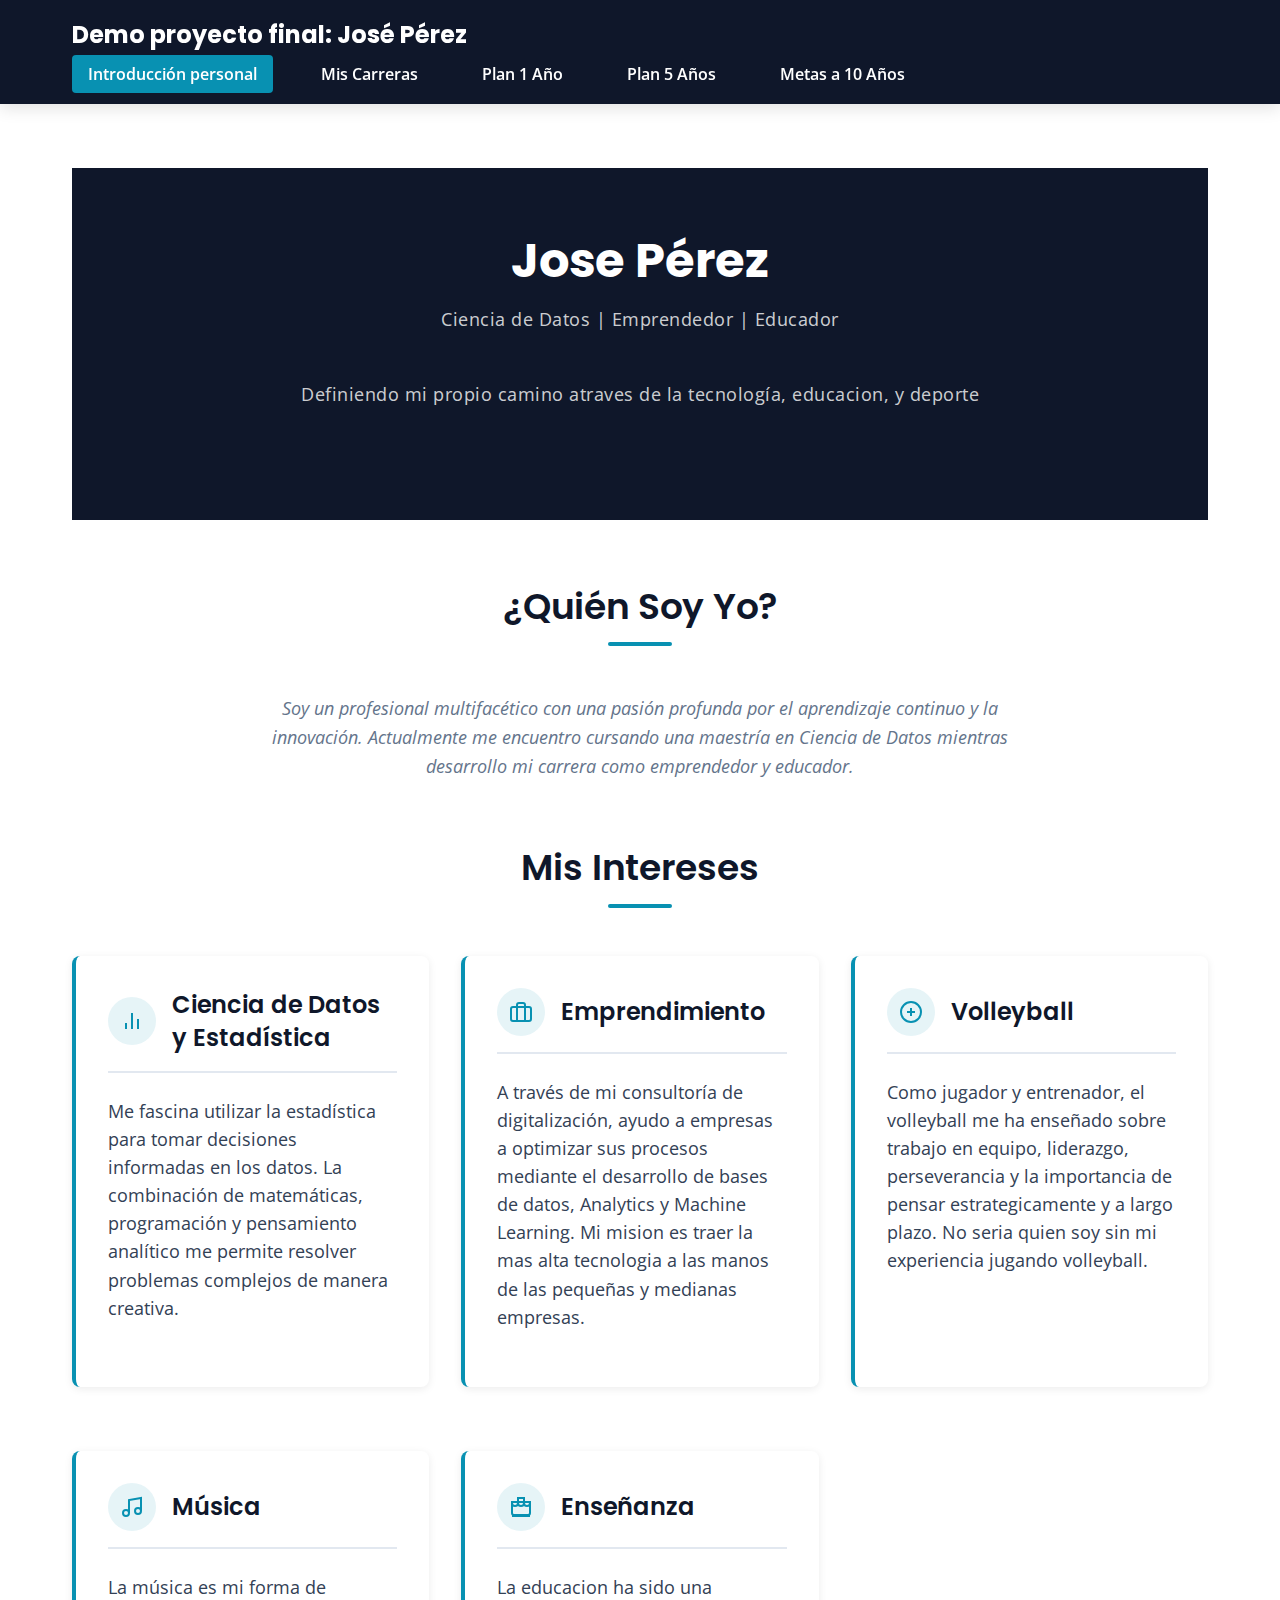
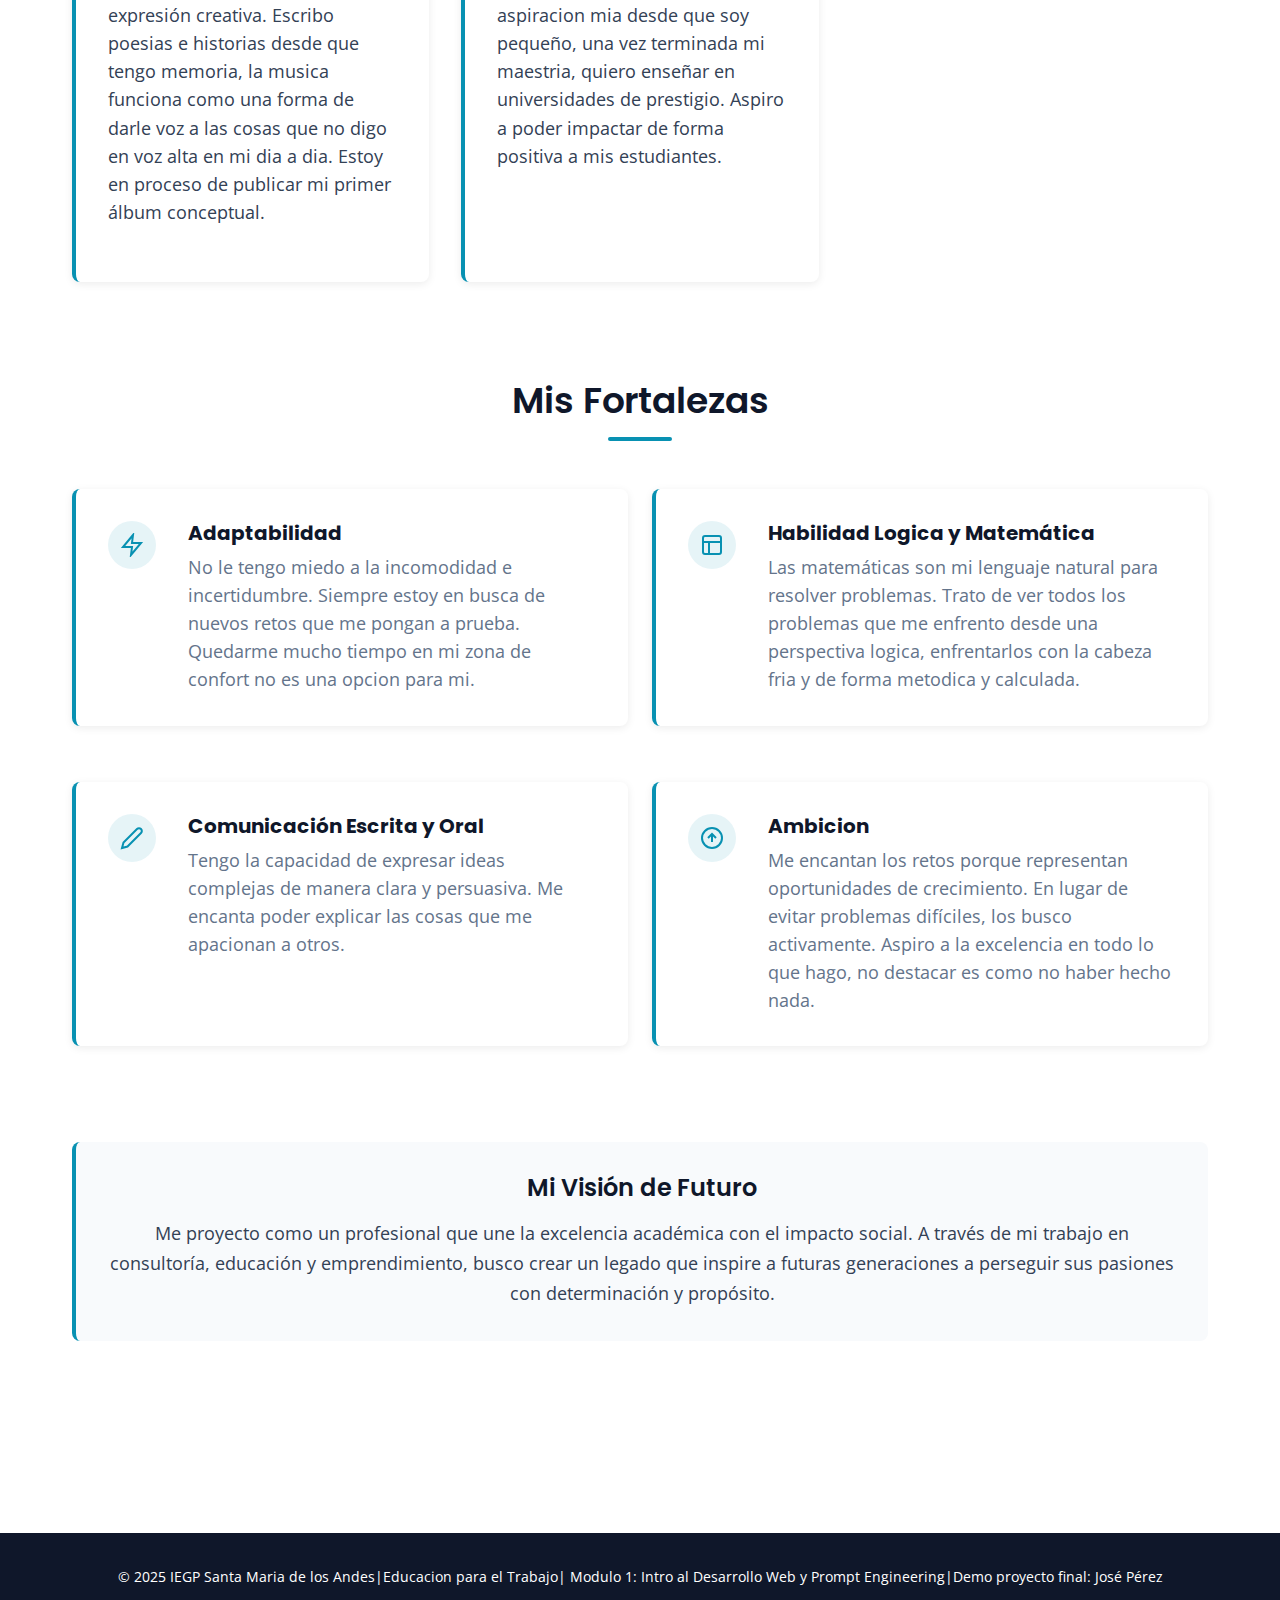
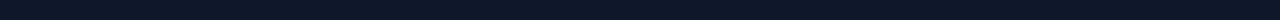
<file: jose-perez-portfolio.html>
<!DOCTYPE html>
<html lang="es">
<head>
    <meta charset="UTF-8">
    <meta name="viewport" content="width=device-width, initial-scale=1.0">
    <title>José Pérez - Portfolio Profesional</title>
    <link rel="stylesheet" href="style.css">
    <link rel="stylesheet" href="plan-1ano-professional.css">
</head>
<body>
    <!-- Header & Navigation -->
    <header>
        <nav>
            <div class="nav-brand">Demo proyecto final: José Pérez</div>
            <ul class="nav-menu">
                <li><a href="jose-perez-portfolio.html"class="active">Introducción personal</a></li>
                <li><a href="carreras.html">Mis Carreras</a></li>
                <li><a href="plan-1ano.html">Plan 1 Año</a></li>
                <li><a href="plan-5anos.html">Plan 5 Años</a></li>
                <li><a href="plan-10anos.html">Metas a 10 Años</a></li>
            </ul>
        </nav>
    </header>

    <!-- Main Content -->
    <main>
        <!-- Hero Section -->
        <section class="hero-professional">
            <div class="container">
                <h1 class="hero-title">Jose Pérez</h1>
                <p class="hero-subtitle"><span class="accent-text">Ciencia de Datos</span> | <span class="accent-text">Emprendedor</span> | <span class="accent-text">Educador</span></p>
                <p class="hero-subtitle">Definiendo mi propio camino atraves de la tecnología, educacion, y deporte</p>
            </div>
        </section>

        <!-- Introduction Section -->
        <section class="introduction">
            <h2 class="section-title-professional">¿Quién Soy Yo?</h2>
            <div class="container">
                <p class="section-intro-professional" style="text-align: center; max-width: 800px; margin: 0 auto;">
                    Soy un profesional multifacético con una pasión profunda por el aprendizaje continuo y la innovación. 
                    Actualmente me encuentro cursando una maestría en Ciencia de Datos mientras desarrollo mi carrera 
                    como emprendedor y educador.
                </p>
            </div>
        </section>

        <!-- Interests Section -->
        <section class="interests">
            <h2 class="section-title-professional">Mis Intereses</h2>
            <div class="cards-grid" style="grid-template-columns: repeat(3, 1fr);">
                <div class="card-professional">
                    <div class="card-header-professional">
                        <div class="icon-circle-professional">
                            <svg width="24" height="24" viewBox="0 0 24 24" fill="none" stroke="currentColor" stroke-width="2">
                                <line x1="18" y1="20" x2="18" y2="10"/>
                                <line x1="12" y1="20" x2="12" y2="4"/>
                                <line x1="6" y1="20" x2="6" y2="14"/>
                            </svg>
                        </div>
                        <h3 class="card-title-professional">Ciencia de Datos y Estadística</h3>
                    </div>
                    <p class="card-description-professional">
                        Me fascina utilizar la estadística para tomar decisiones 
                        informadas en los datos. La combinación de matemáticas, programación y pensamiento analítico me permite 
                        resolver problemas complejos de manera creativa.
                    </p>
                </div>

                <div class="card-professional">
                    <div class="card-header-professional">
                        <div class="icon-circle-professional">
                            <svg width="24" height="24" viewBox="0 0 24 24" fill="none" stroke="currentColor" stroke-width="2">
                                <rect x="2" y="7" width="20" height="14" rx="2" ry="2"/>
                                <path d="M16 21V5a2 2 0 0 0-2-2h-4a2 2 0 0 0-2 2v16"/>
                            </svg>
                        </div>
                        <h3 class="card-title-professional">Emprendimiento</h3>
                    </div>
                    <p class="card-description-professional">
                        A través de mi consultoría de digitalización, ayudo a 
                        empresas a optimizar sus procesos mediante el desarrollo de bases de datos, Analytics y Machine Learning. 
                        Mi mision es traer la mas alta tecnologia a las manos de las pequeñas y medianas empresas.
                    </p>
                </div>

                <div class="card-professional">
                    <div class="card-header-professional">
                        <div class="icon-circle-professional">
                            <svg width="24" height="24" viewBox="0 0 24 24" fill="none" stroke="currentColor" stroke-width="2">
                                <circle cx="12" cy="12" r="10"/>
                                <line x1="12" y1="8" x2="12" y2="16"/>
                                <line x1="8" y1="12" x2="16" y2="12"/>
                            </svg>
                        </div>
                        <h3 class="card-title-professional">Volleyball</h3>
                    </div>
                    <p class="card-description-professional">
                        Como jugador y entrenador, el volleyball me ha enseñado sobre trabajo en equipo, liderazgo, 
                        perseverancia y la importancia de pensar estrategicamente y a largo plazo. 
                        No seria quien soy sin mi experiencia jugando volleyball.
                    </p>
                </div>

                <div class="card-professional">
                    <div class="card-header-professional">
                        <div class="icon-circle-professional">
                            <svg width="24" height="24" viewBox="0 0 24 24" fill="none" stroke="currentColor" stroke-width="2">
                                <path d="M9 18V5l12-2v13"/>
                                <circle cx="6" cy="18" r="3"/>
                                <circle cx="18" cy="16" r="3"/>
                            </svg>
                        </div>
                        <h3 class="card-title-professional">Música</h3>
                    </div>
                    <p class="card-description-professional">
                        La música es mi forma de expresión creativa. Escribo poesias e historias desde que tengo memoria,
                        la musica funciona como una forma de darle voz a las cosas que no digo en voz alta en mi dia a dia.
                        Estoy en proceso de publicar mi primer álbum conceptual.
                    </p>
                </div>
                <div class="card-professional">
                    <div class="card-header-professional">
                        <div class="icon-circle-professional">
                            <svg width="24" height="24" viewBox="0 0 24 24" fill="none" stroke="currentColor" stroke-width="2">
                                <path d="M3 21h18"/>
                                <path d="M3 7v1a3 3 0 0 0 6 0V7m0 1a3 3 0 0 0 6 0V7m0 1a3 3 0 0 0 6 0V7"/>
                                <path d="M3 7h18v11a2 2 0 0 1-2 2H5a2 2 0 0 1-2-2V7z"/>
                                <path d="M9 3h6v4H9z"/>
                            </svg>
                        </div>
                        <h3 class="card-title-professional">Enseñanza</h3>
                    </div>
                    <p class="card-description-professional">
                        La educacion ha sido una aspiracion mia desde que soy pequeño, una vez terminada mi maestria,
                        quiero enseñar en universidades de prestigio. Aspiro a poder impactar de forma positiva a mis estudiantes.
                    </p>
                </div>
            </div>
        </section>

        <!-- Strengths Section -->
        <section class="strengths">
            <h2 class="section-title-professional">Mis Fortalezas</h2>
            <div class="container">
                <ul class="goals-list" style="display: grid; grid-template-columns: repeat(2, 1fr); gap: var(--space-md); list-style: none; padding: 0;">
                    <li class="goal-item">
                        <div class="icon-circle-professional" style="margin-right: 1rem;">
                            <svg width="24" height="24" viewBox="0 0 24 24" fill="none" stroke="currentColor" stroke-width="2">
                                <polygon points="13 2 3 14 12 14 11 22 21 10 12 10 13 2"/>
                            </svg>
                        </div>
                        <div class="goal-content">
                            <h4>Adaptabilidad</h4>
                            <p>
                                No le tengo miedo a la incomodidad e incertidumbre. Siempre estoy en busca de nuevos retos que me pongan
                                a prueba. Quedarme mucho tiempo en mi zona de confort no es una opcion para mi.
                            </p>
                        </div>
                    </li>

                    <li class="goal-item">
                        <div class="icon-circle-professional" style="margin-right: 1rem;">
                            <svg width="24" height="24" viewBox="0 0 24 24" fill="none" stroke="currentColor" stroke-width="2">
                                <rect x="3" y="3" width="18" height="18" rx="2" ry="2"/>
                                <line x1="3" y1="9" x2="21" y2="9"/>
                                <line x1="9" y1="21" x2="9" y2="9"/>
                            </svg>
                        </div>
                        <div class="goal-content">
                            <h4>Habilidad Logica y Matemática</h4>
                            <p>
                                Las matemáticas son mi lenguaje natural para resolver problemas. 
                                Trato de ver todos los problemas que me enfrento desde una perspectiva logica, 
                                enfrentarlos con la cabeza fria y de forma metodica y calculada.
                            </p>
                        </div>
                    </li>

                    <li class="goal-item">
                        <div class="icon-circle-professional" style="margin-right: 1rem;">
                            <svg width="24" height="24" viewBox="0 0 24 24" fill="none" stroke="currentColor" stroke-width="2">
                                <path d="M17 3a2.828 2.828 0 1 1 4 4L7.5 20.5 2 22l1.5-5.5L17 3z"/>
                            </svg>
                        </div>
                        <div class="goal-content">
                            <h4>Comunicación Escrita y Oral</h4>
                            <p>
                                Tengo la capacidad de expresar ideas complejas de manera clara y persuasiva. 
                                Me encanta poder explicar las cosas que me apacionan a otros.
                            </p>
                        </div>
                    </li>

                    <li class="goal-item">
                        <div class="icon-circle-professional" style="margin-right: 1rem;">
                            <svg width="24" height="24" viewBox="0 0 24 24" fill="none" stroke="currentColor" stroke-width="2">
                                <circle cx="12" cy="12" r="10"/>
                                <polyline points="16 12 12 8 8 12"/>
                                <line x1="12" y1="16" x2="12" y2="8"/>
                            </svg>
                        </div>
                        <div class="goal-content">
                            <h4>Ambicion</h4>
                            <p>
                                Me encantan los retos porque representan oportunidades de crecimiento. En lugar de evitar 
                                problemas difíciles, los busco activamente. Aspiro a la excelencia en todo lo que hago, no destacar es como no haber hecho nada.
                            </p>
                        </div>
                    </li>
                </ul>
            </div>
        </section>

        <!-- Vision Section -->
        <section class="vision">
            <div class="info-box-professional">
                <h3 class="text-center" style="color: #0f172a; margin-bottom: 1rem;">Mi Visión de Futuro</h3>
                <p style="text-align: center; font-size: 1.1rem; color: #334155; line-height: 1.7;">
                    Me proyecto como un profesional que une la excelencia académica con el impacto social. A través de mi 
                    trabajo en consultoría, educación y emprendimiento, busco crear un legado que inspire a 
                    futuras generaciones a perseguir sus pasiones con determinación y propósito.
                </p>
            </div>
        </section>
    </main>

    <!-- Footer -->
    <footer>
        <p>&copy; 2025 IEGP Santa Maria de los Andes|Educacion para el Trabajo| 
        Modulo 1: Intro al Desarrollo Web y Prompt Engineering|Demo proyecto final: José Pérez</p>
    </footer>
</body>
</html>
</file>
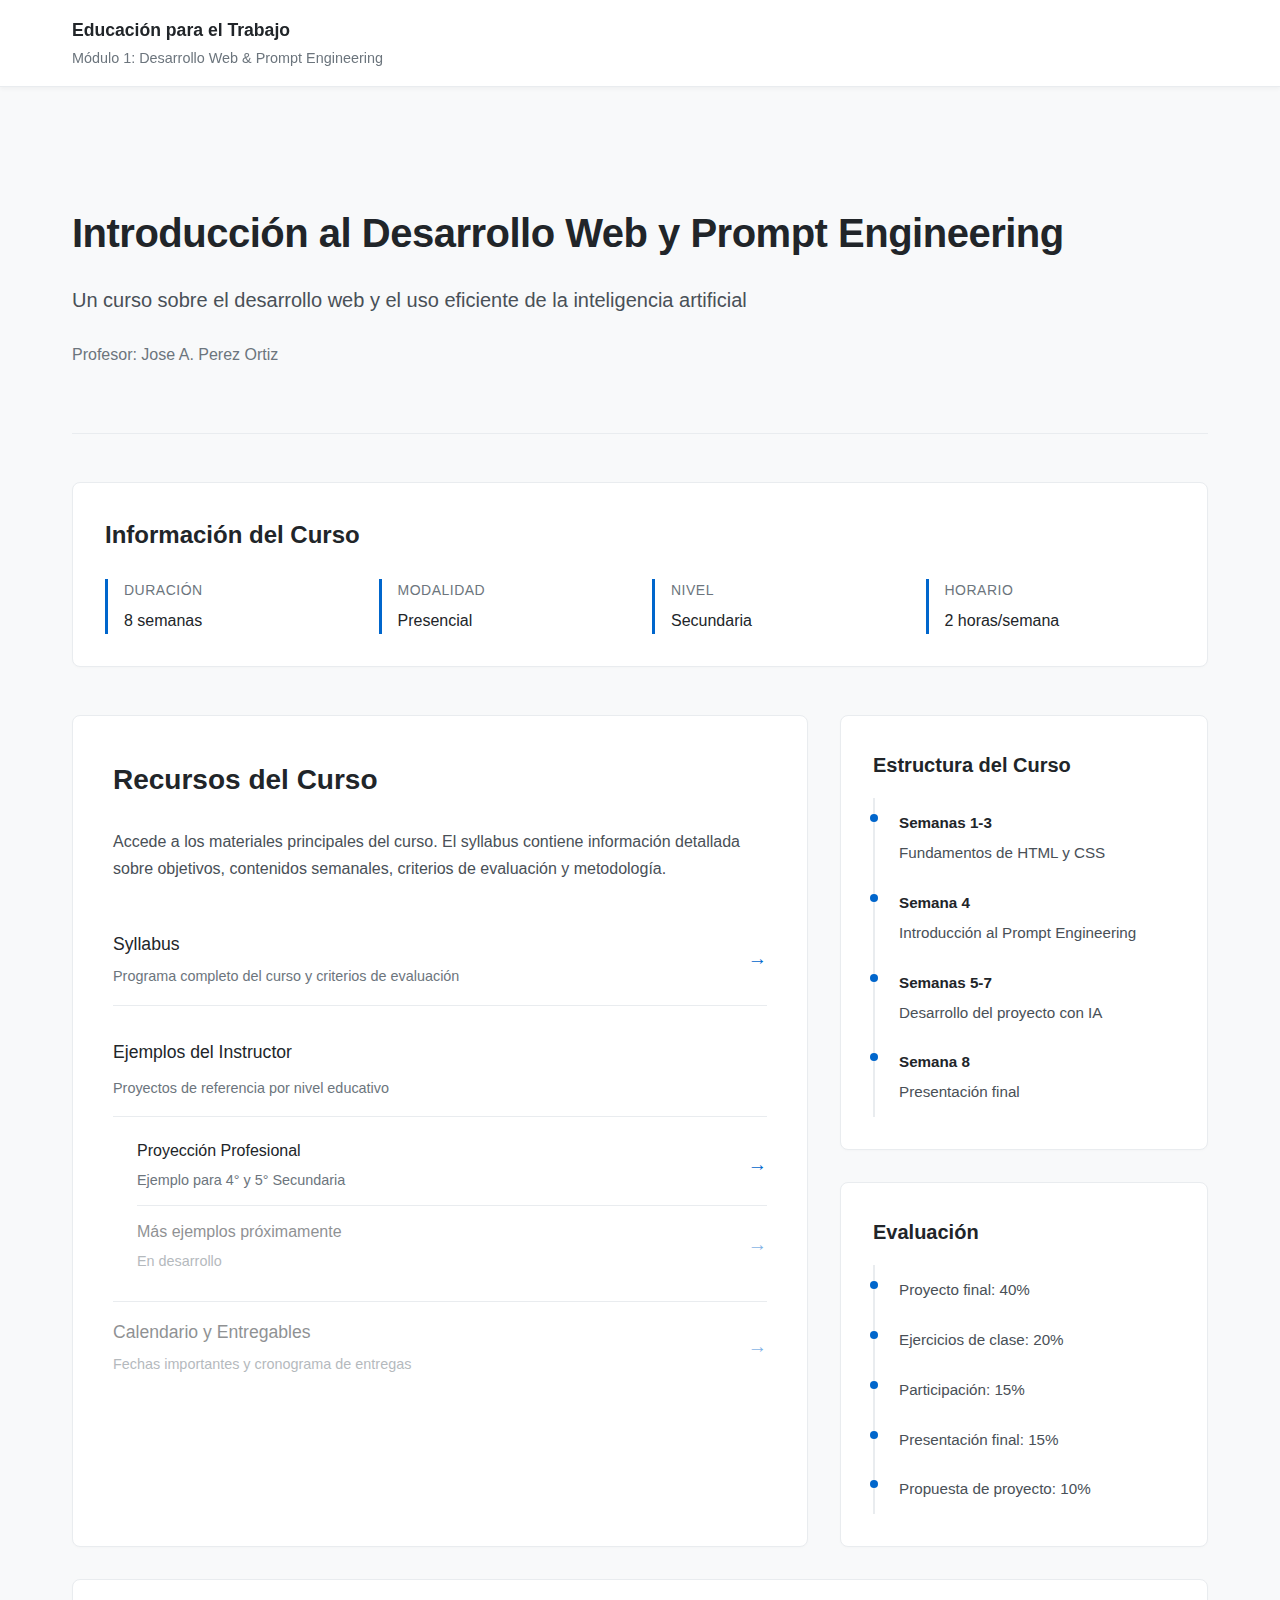
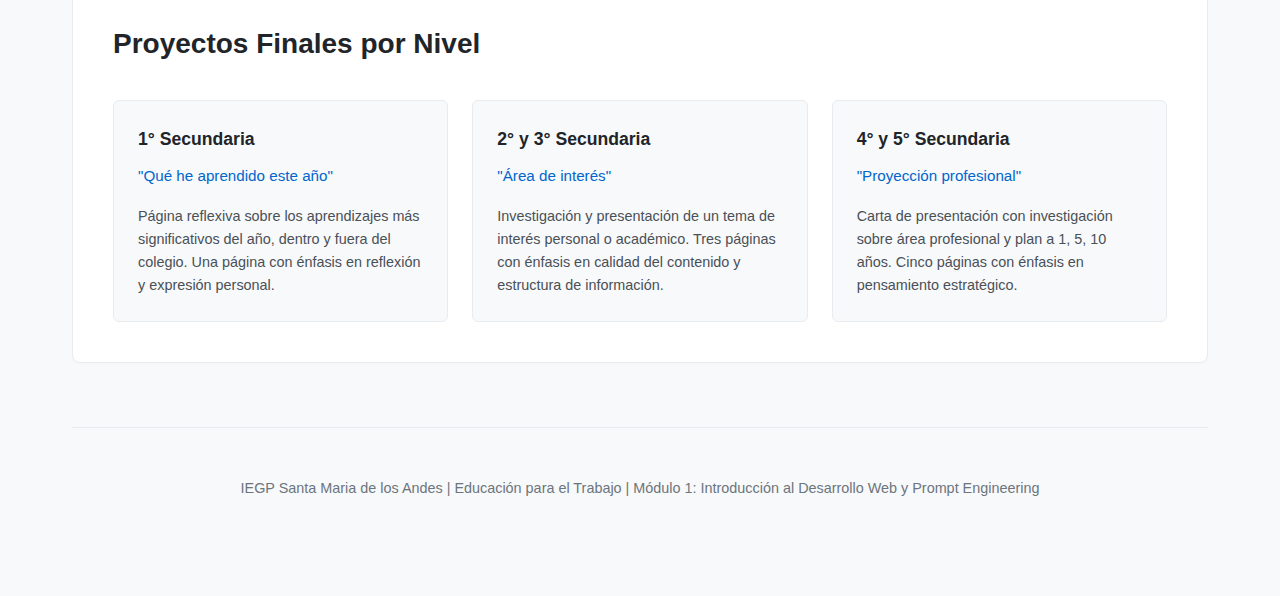
<file: Modulo1.html>
<!DOCTYPE html>
<html lang="es">
<head>
    <meta charset="UTF-8">
    <meta name="viewport" content="width=device-width, initial-scale=1.0">
    <title>Introducción al Desarrollo Web y Prompt Engineering</title>
    <style>
        * {
            margin: 0;
            padding: 0;
            box-sizing: border-box;
        }

        body {
            font-family: -apple-system, BlinkMacSystemFont, 'Segoe UI', 'Helvetica Neue', Arial, sans-serif;
            background: #f8f9fa;
            color: #212529;
            line-height: 1.7;
            min-height: 100vh;
        }

        .nav-bar {
            background: #ffffff;
            border-bottom: 1px solid #e9ecef;
            padding: 1rem 0;
            position: sticky;
            top: 0;
            z-index: 100;
            box-shadow: 0 2px 4px rgba(0,0,0,0.04);
        }

        .nav-container {
            max-width: 1200px;
            margin: 0 auto;
            padding: 0 2rem;
            display: flex;
            justify-content: space-between;
            align-items: center;
        }

        .nav-title {
            font-size: 1.1rem;
            font-weight: 600;
            color: #212529;
        }

        .nav-subtitle {
            font-size: 0.9rem;
            color: #6c757d;
            font-weight: 400;
        }

        .container {
            max-width: 1200px;
            margin: 0 auto;
            padding: 3rem 2rem;
        }

        header {
            padding: 4rem 0;
            border-bottom: 1px solid #e9ecef;
            margin-bottom: 3rem;
        }

        h1 {
            font-size: 2.5rem;
            margin-bottom: 1rem;
            font-weight: 600;
            color: #212529;
            letter-spacing: -0.5px;
        }

        .subtitle {
            font-size: 1.25rem;
            color: #495057;
            margin-bottom: 0.5rem;
            font-weight: 400;
        }

        .instructor {
            font-size: 1rem;
            color: #6c757d;
            margin-top: 1.5rem;
        }

        .info-section {
            background: #ffffff;
            padding: 2rem;
            border-radius: 8px;
            margin: 2rem 0;
            border: 1px solid #e9ecef;
            box-shadow: 0 1px 3px rgba(0,0,0,0.02);
        }

        .info-section h2 {
            font-size: 1.5rem;
            margin-bottom: 1.5rem;
            font-weight: 600;
            color: #212529;
        }

        .info-grid {
            display: grid;
            grid-template-columns: repeat(auto-fit, minmax(150px, 1fr));
            gap: 1.5rem;
        }

        .info-item {
            border-left: 3px solid #0066cc;
            padding-left: 1rem;
        }

        .info-label {
            font-size: 0.875rem;
            color: #6c757d;
            text-transform: uppercase;
            letter-spacing: 0.5px;
            margin-bottom: 0.25rem;
            font-weight: 500;
        }

        .info-value {
            font-size: 1rem;
            color: #212529;
            font-weight: 500;
        }

        .main-content {
            display: grid;
            grid-template-columns: 2fr 1fr;
            gap: 2rem;
            margin-top: 3rem;
        }

        .primary-section {
            background: #ffffff;
            padding: 2.5rem;
            border-radius: 8px;
            border: 1px solid #e9ecef;
            box-shadow: 0 1px 3px rgba(0,0,0,0.02);
        }

        .primary-section h2 {
            font-size: 1.75rem;
            margin-bottom: 1.5rem;
            font-weight: 600;
            color: #212529;
        }

        .description {
            color: #495057;
            margin-bottom: 2rem;
            font-size: 1rem;
        }

        .resources-list {
            list-style: none;
        }

        .resources-list li {
            padding: 1rem 0;
            border-bottom: 1px solid #e9ecef;
        }

        .resources-list li:last-child {
            border-bottom: none;
        }

        .resource-link {
            display: flex;
            justify-content: space-between;
            align-items: center;
            text-decoration: none;
            color: #212529;
            transition: color 0.2s ease;
        }

        .resource-link:hover {
            color: #0066cc;
        }

        .resource-link:hover .arrow {
            transform: translateX(4px);
        }

        .resource-title {
            font-weight: 500;
            font-size: 1.1rem;
        }

        .resource-desc {
            font-size: 0.9rem;
            color: #6c757d;
            margin-top: 0.25rem;
        }

        .arrow {
            color: #0066cc;
            transition: transform 0.2s ease;
            font-size: 1.2rem;
        }

        .disabled {
            opacity: 0.5;
            cursor: not-allowed;
        }

        .disabled:hover {
            color: #212529;
        }

        .disabled .arrow {
            transform: none !important;
        }

        .sidebar {
            display: flex;
            flex-direction: column;
            gap: 2rem;
        }

        .sidebar-section {
            background: #ffffff;
            padding: 2rem;
            border-radius: 8px;
            border: 1px solid #e9ecef;
            box-shadow: 0 1px 3px rgba(0,0,0,0.02);
        }

        .sidebar-section h3 {
            font-size: 1.25rem;
            margin-bottom: 1rem;
            font-weight: 600;
            color: #212529;
        }

        .timeline {
            list-style: none;
        }

        .timeline li {
            padding: 0.75rem 0;
            padding-left: 1.5rem;
            border-left: 2px solid #e9ecef;
            position: relative;
            font-size: 0.95rem;
            color: #495057;
        }

        .timeline li::before {
            content: '';
            position: absolute;
            left: -5px;
            top: 1rem;
            width: 8px;
            height: 8px;
            background: #0066cc;
            border-radius: 50%;
        }

        .timeline strong {
            color: #212529;
            display: block;
            margin-bottom: 0.25rem;
        }

        .projects-section {
            background: #ffffff;
            padding: 2.5rem;
            border-radius: 8px;
            margin-top: 2rem;
            border: 1px solid #e9ecef;
            box-shadow: 0 1px 3px rgba(0,0,0,0.02);
        }

        .projects-section h2 {
            font-size: 1.75rem;
            margin-bottom: 2rem;
            font-weight: 600;
            color: #212529;
        }

        .project-grid {
            display: grid;
            grid-template-columns: repeat(auto-fit, minmax(280px, 1fr));
            gap: 1.5rem;
        }

        .project-card {
            padding: 1.5rem;
            border: 1px solid #e9ecef;
            border-radius: 6px;
            background: #f8f9fa;
        }

        .project-card h3 {
            font-size: 1.1rem;
            margin-bottom: 0.5rem;
            color: #212529;
            font-weight: 600;
        }

        .project-card .project-name {
            color: #0066cc;
            font-size: 0.95rem;
            margin-bottom: 1rem;
            font-weight: 500;
        }

        .project-card p {
            font-size: 0.9rem;
            color: #495057;
            line-height: 1.6;
        }

        footer {
            text-align: center;
            padding: 3rem 2rem;
            margin-top: 4rem;
            border-top: 1px solid #e9ecef;
            color: #6c757d;
            font-size: 0.9rem;
        }

        @media (max-width: 968px) {
            .main-content {
                grid-template-columns: 1fr;
            }

            h1 {
                font-size: 2rem;
            }

            .nav-container {
                flex-direction: column;
                align-items: flex-start;
                gap: 0.5rem;
            }
        }
    </style>
</head>
<body>
    <nav class="nav-bar">
        <div class="nav-container">
            <div>
                <div class="nav-title">Educación para el Trabajo</div>
                <div class="nav-subtitle">Módulo 1: Desarrollo Web & Prompt Engineering</div>
            </div>
        </div>
    </nav>

    <div class="container">
        <header>
            <h1>Introducción al Desarrollo Web y Prompt Engineering</h1>
            <p class="subtitle">Un curso sobre el desarrollo web y el uso eficiente de la inteligencia artificial</p>
            <p class="instructor">Profesor: Jose A. Perez Ortiz</p>
        </header>

        <div class="info-section">
            <h2>Información del Curso</h2>
            <div class="info-grid">
                <div class="info-item">
                    <div class="info-label">Duración</div>
                    <div class="info-value">8 semanas</div>
                </div>
                <div class="info-item">
                    <div class="info-label">Modalidad</div>
                    <div class="info-value">Presencial</div>
                </div>
                <div class="info-item">
                    <div class="info-label">Nivel</div>
                    <div class="info-value">Secundaria</div>
                </div>
                <div class="info-item">
                    <div class="info-label">Horario</div>
                    <div class="info-value">2 horas/semana</div>
                </div>
            </div>
        </div>

        <div class="main-content">
            <div class="primary-section">
                <h2>Recursos del Curso</h2>
                <p class="description">
                    Accede a los materiales principales del curso. El syllabus contiene información detallada sobre objetivos, contenidos semanales, criterios de evaluación y metodología.
                </p>
                <ul class="resources-list">
                    <li>
                        <a href="Syllabus - Intro al Desarrollo Web y Prompt Engineering .pdf" class="resource-link" target="_blank">
                            <div>
                                <div class="resource-title">Syllabus</div>
                                <div class="resource-desc">Programa completo del curso y criterios de evaluación</div>
                            </div>
                            <span class="arrow">→</span>
                        </a>
                    </li>
                    <li>
                        <div style="padding: 1rem 0; border-bottom: 1px solid #e9ecef;">
                            <div class="resource-title" style="margin-bottom: 0.5rem;">Ejemplos del Instructor</div>
                            <div class="resource-desc">Proyectos de referencia por nivel educativo</div>
                        </div>
                        <ul style="list-style: none; padding-left: 1.5rem; margin-top: 0.5rem;">
                            <li style="padding: 0.75rem 0; border-bottom: 1px solid #e9ecef;">
                                <a href="index.html" class="resource-link">
                                    <div>
                                        <div class="resource-title" style="font-size: 1rem;">Proyección Profesional</div>
                                        <div class="resource-desc">Ejemplo para 4° y 5° Secundaria</div>
                                    </div>
                                    <span class="arrow">→</span>
                                </a>
                            </li>
                            <li style="padding: 0.75rem 0; border-bottom: none;">
                                <a href="#" class="resource-link disabled">
                                    <div>
                                        <div class="resource-title" style="font-size: 1rem;">Más ejemplos próximamente</div>
                                        <div class="resource-desc">En desarrollo</div>
                                    </div>
                                    <span class="arrow">→</span>
                                </a>
                            </li>
                        </ul>
                    </li>
                    <li>
                        <a href="#" class="resource-link disabled">
                            <div>
                                <div class="resource-title">Calendario y Entregables</div>
                                <div class="resource-desc">Fechas importantes y cronograma de entregas</div>
                            </div>
                            <span class="arrow">→</span>
                        </a>
                    </li>
                </ul>
            </div>

            <aside class="sidebar">
                <div class="sidebar-section">
                    <h3>Estructura del Curso</h3>
                    <ul class="timeline">
                        <li>
                            <strong>Semanas 1-3</strong>
                            Fundamentos de HTML y CSS
                        </li>
                        <li>
                            <strong>Semana 4</strong>
                            Introducción al Prompt Engineering
                        </li>
                        <li>
                            <strong>Semanas 5-7</strong>
                            Desarrollo del proyecto con IA
                        </li>
                        <li>
                            <strong>Semana 8</strong>
                            Presentación final
                        </li>
                    </ul>
                </div>

                <div class="sidebar-section">
                    <h3>Evaluación</h3>
                    <ul class="timeline">
                        <li>Proyecto final: 40%</li>
                        <li>Ejercicios de clase: 20%</li>
                        <li>Participación: 15%</li>
                        <li>Presentación final: 15%</li>
                        <li>Propuesta de proyecto: 10%</li>
                    </ul>
                </div>
            </aside>
        </div>

        <div class="projects-section">
            <h2>Proyectos Finales por Nivel</h2>
            <div class="project-grid">
                <div class="project-card">
                    <h3>1° Secundaria</h3>
                    <div class="project-name">"Qué he aprendido este año"</div>
                    <p>Página reflexiva sobre los aprendizajes más significativos del año, dentro y fuera del colegio. Una página con énfasis en reflexión y expresión personal.</p>
                </div>

                <div class="project-card">
                    <h3>2° y 3° Secundaria</h3>
                    <div class="project-name">"Área de interés"</div>
                    <p>Investigación y presentación de un tema de interés personal o académico. Tres páginas con énfasis en calidad del contenido y estructura de información.</p>
                </div>

                <div class="project-card">
                    <h3>4° y 5° Secundaria</h3>
                    <div class="project-name">"Proyección profesional"</div>
                    <p>Carta de presentación con investigación sobre área profesional y plan a 1, 5, 10 años. Cinco páginas con énfasis en pensamiento estratégico.</p>
                </div>
            </div>
        </div>

        <footer>
            <p>IEGP Santa Maria de los Andes | Educación para el Trabajo | Módulo 1: Introducción al Desarrollo Web y Prompt Engineering</p>
        </footer>
    </div>
</body>
</html>
</file>
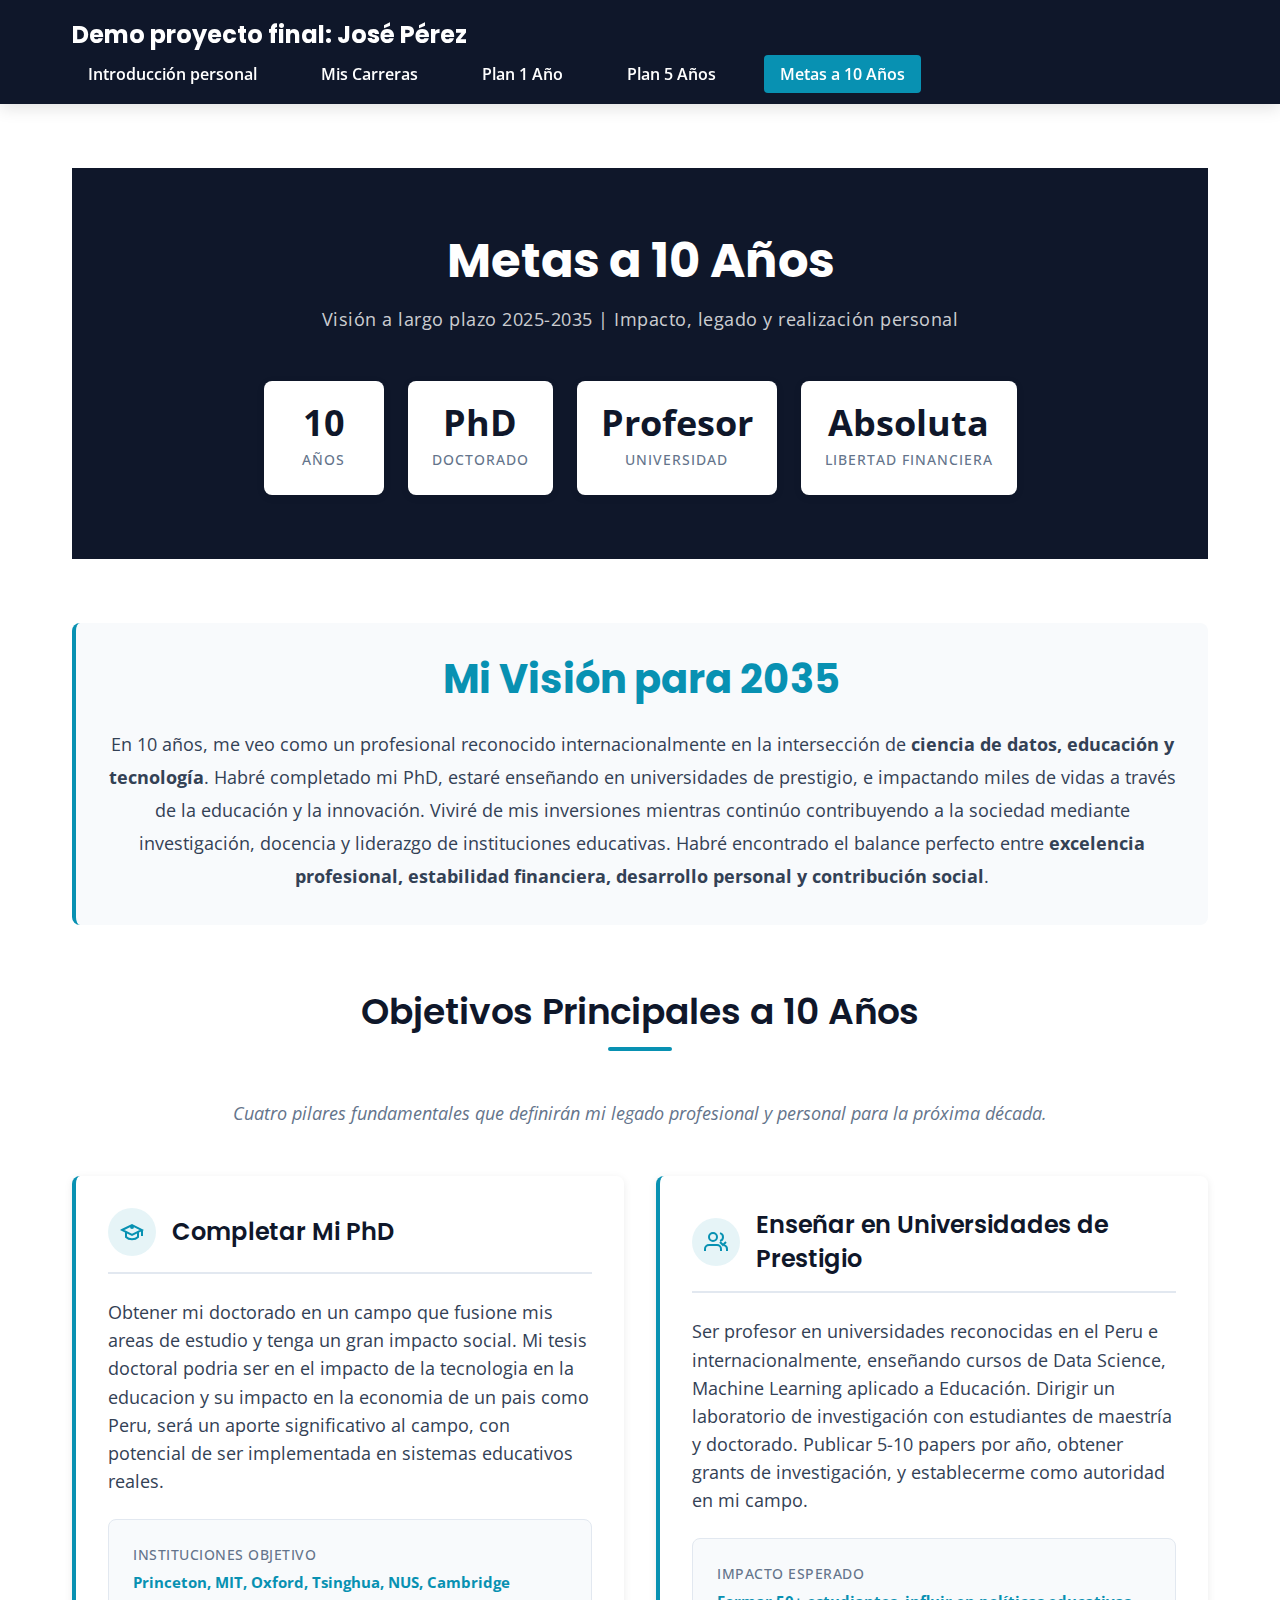
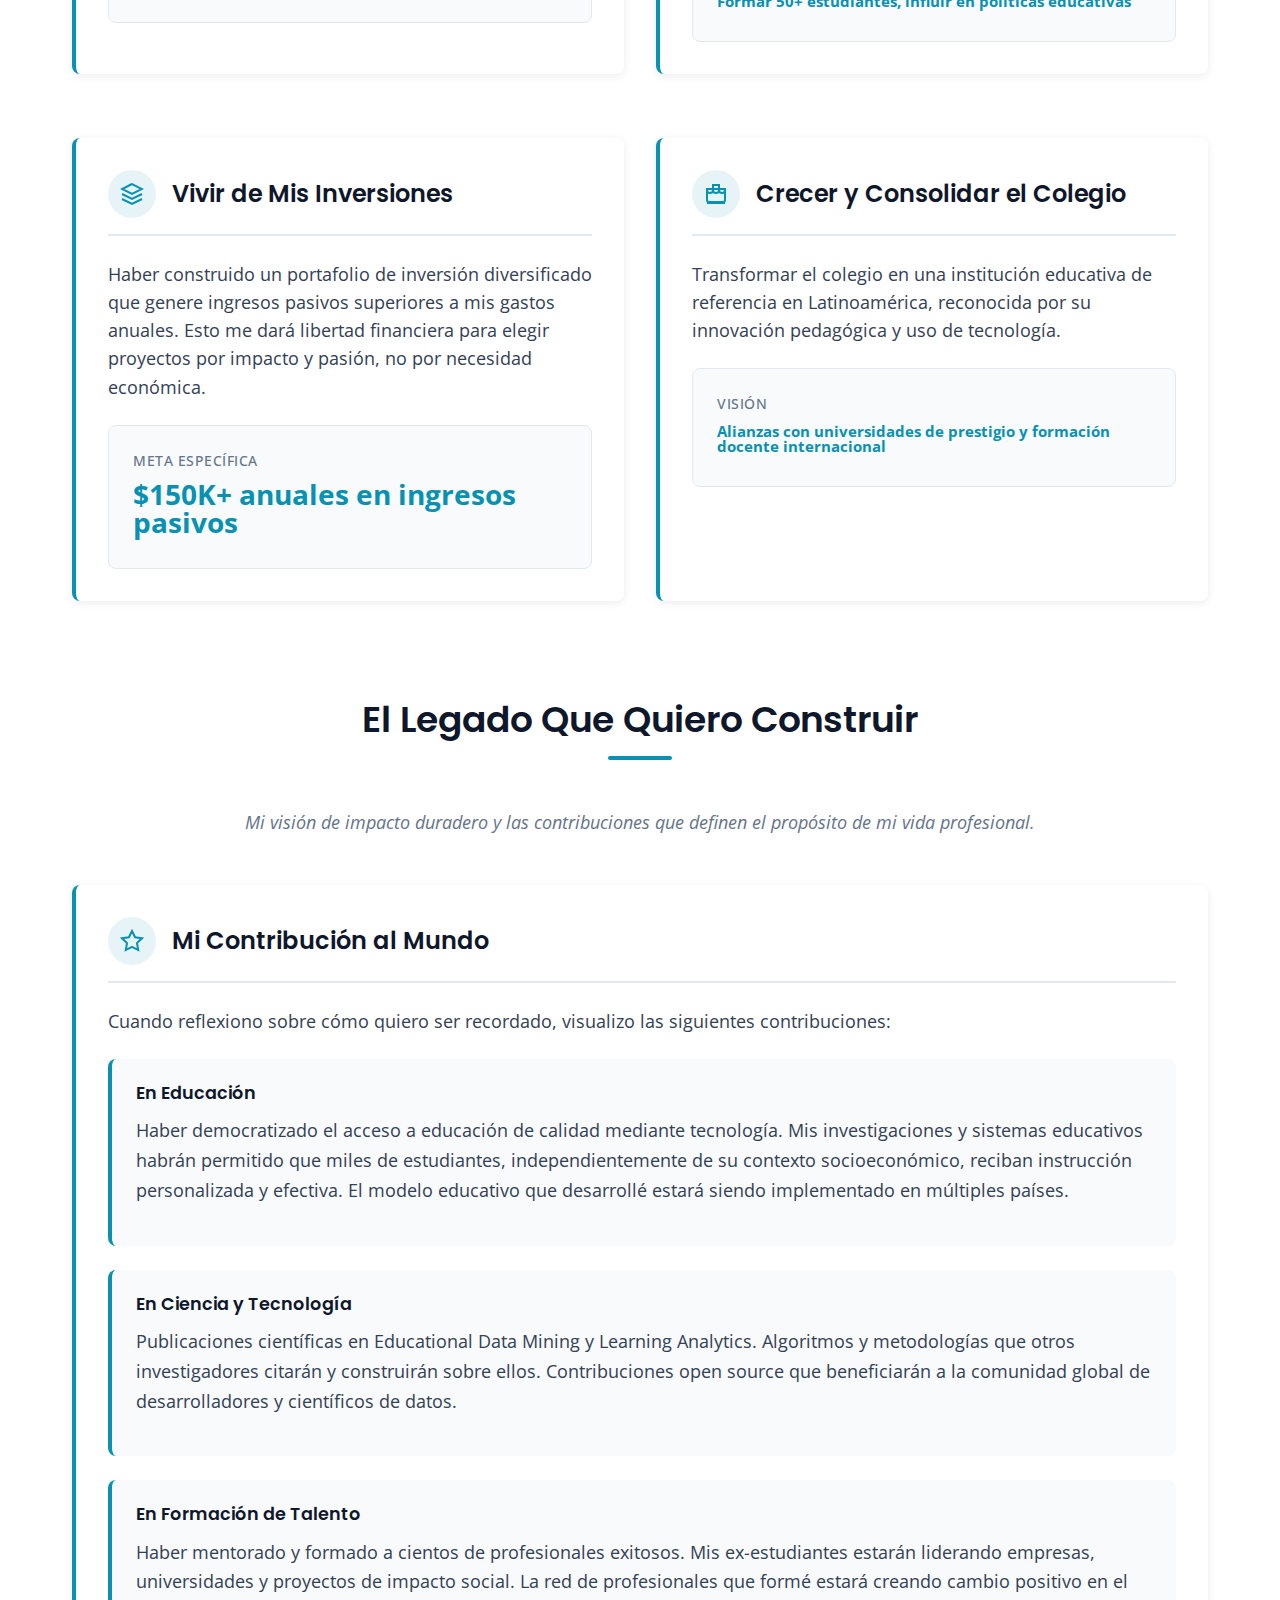
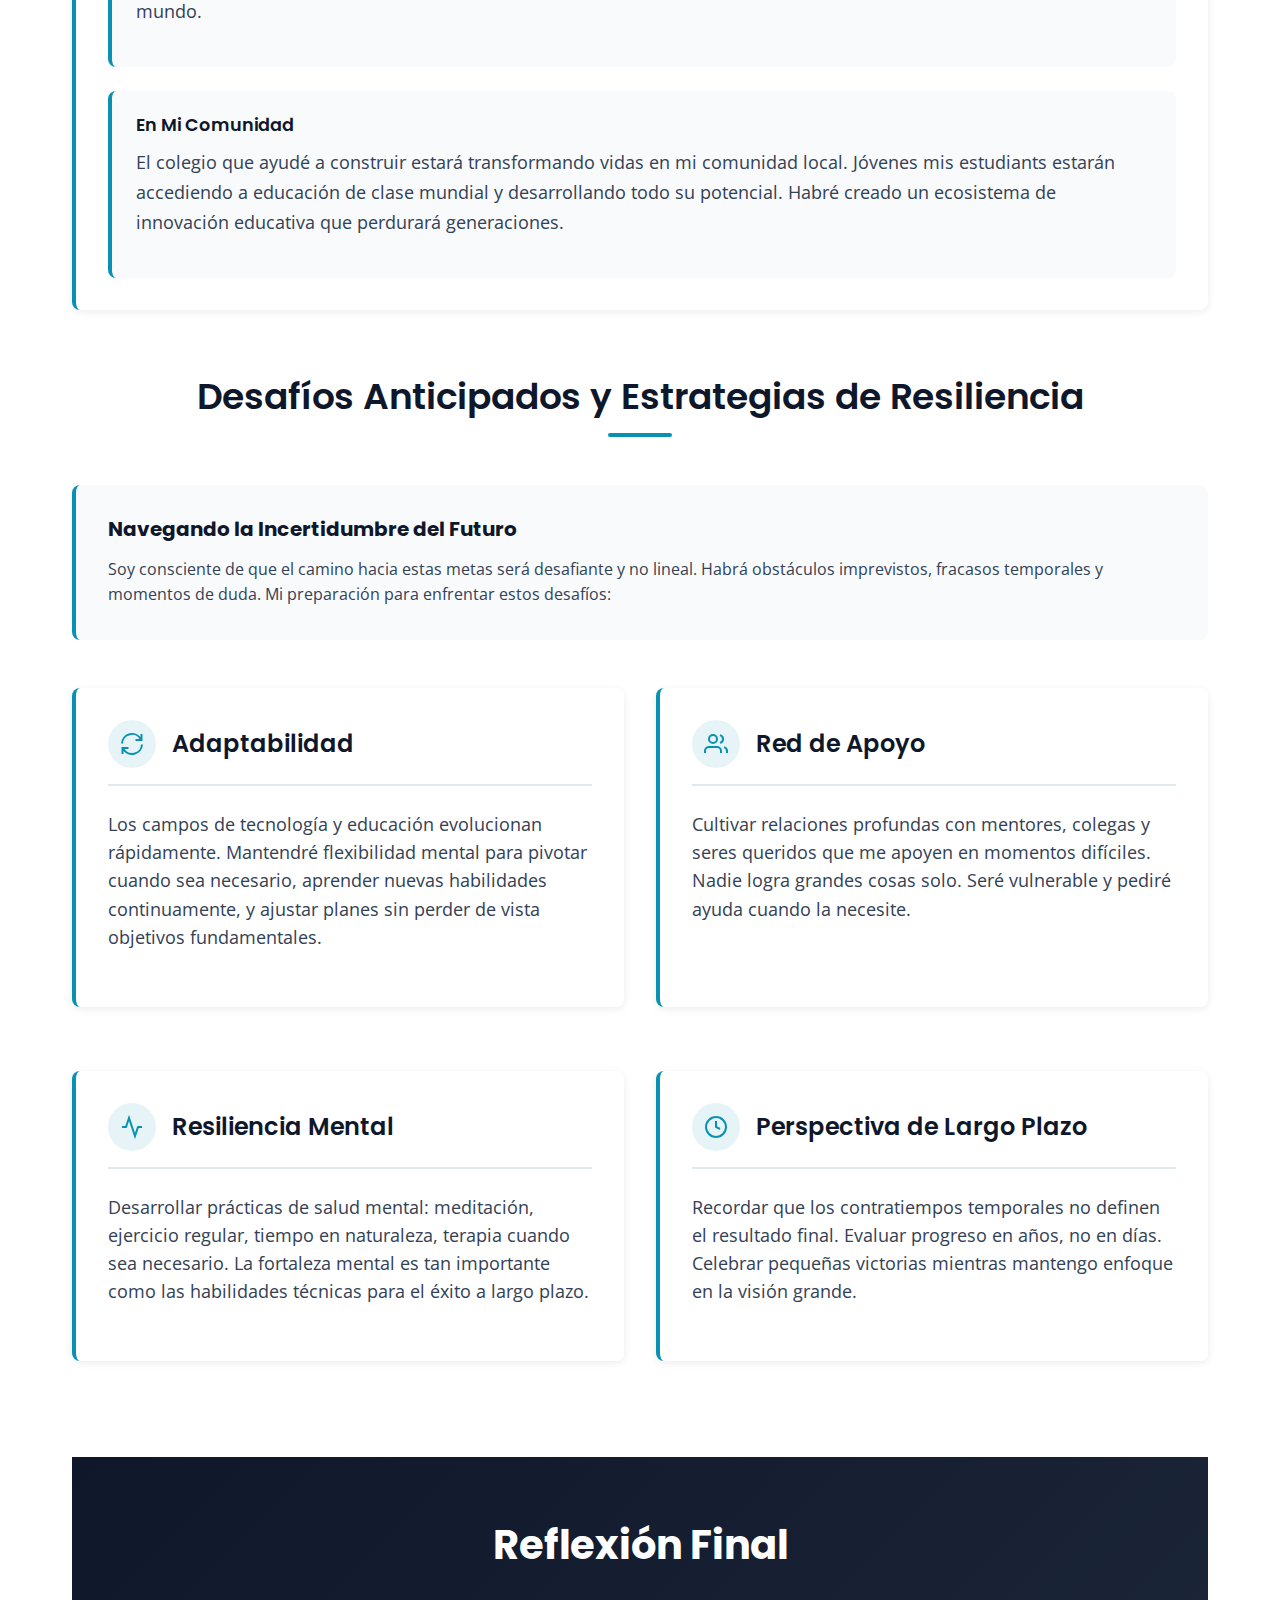
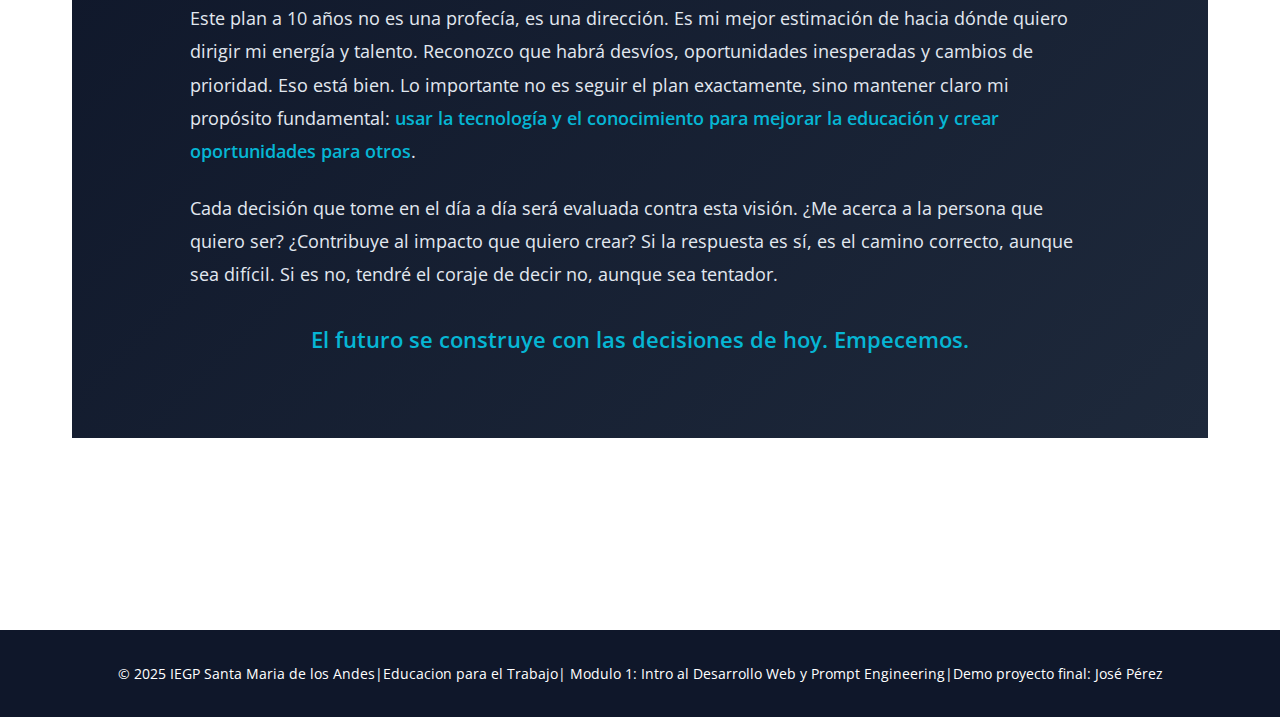
<file: plan-10anos.html>
<!DOCTYPE html>
<html lang="es">
<head>
    <meta charset="UTF-8">
    <meta name="viewport" content="width=device-width, initial-scale=1.0">
    <title>Metas a 10 Años - José Pérez</title>
    <link rel="stylesheet" href="style.css">
    <link rel="stylesheet" href="plan-1ano-professional.css">
</head>
<body>
    <!-- Header & Navigation -->
    <header>
        <nav>
            <div class="nav-brand">Demo proyecto final: José Pérez</div>
            <ul class="nav-menu">
                <li><a href="index.html">Introducción personal</a></li>
                <li><a href="carreras.html">Mis Carreras</a></li>
                <li><a href="plan-1ano.html">Plan 1 Año</a></li>
                <li><a href="plan-5anos.html">Plan 5 Años</a></li>
                <li><a href="plan-10anos.html"class="active">Metas a 10 Años</a></li>
            </ul>
        </nav>
    </header>

    <!-- Main Content -->
    <main>
        <!-- Hero Section -->
        <section class="hero-professional">
            <div class="container">
                <h1 class="hero-title">Metas a 10 Años</h1>
                <p class="hero-subtitle">Visión a largo plazo 2025-2035 | Impacto, legado y realización personal</p>
                <div class="hero-stats-professional">
                    <div class="stat-card-professional">
                        <div class="stat-number-professional">10</div>
                        <div class="stat-label-professional">Años</div>
                    </div>
                    <div class="stat-card-professional">
                        <div class="stat-number-professional">PhD</div>
                        <div class="stat-label-professional">Doctorado</div>
                    </div>
                    <div class="stat-card-professional">
                        <div class="stat-number-professional">Profesor</div>
                        <div class="stat-label-professional">Universidad</div>
                    </div>
                    <div class="stat-card-professional">
                        <div class="stat-number-professional">Absoluta</div>
                        <div class="stat-label-professional">Libertad Financiera</div>
                    </div>
                </div>
            </div>
        </section>

        <!-- Vision Statement -->
        <section class="vision-statement">
            <div class="info-box-professional">
                <h2 class="text-center" style="color: #0891b2; margin-bottom: 1.5rem;">Mi Visión para 2035</h2>
                <p style="text-align: center; font-size: 1.15rem; line-height: 1.8; color: #334155;">
                    En 10 años, me veo como un profesional reconocido internacionalmente en la intersección de 
                    <strong>ciencia de datos, educación y tecnología</strong>. Habré completado mi PhD, estaré 
                    enseñando en universidades de prestigio, e impactando miles de vidas a través de la educación 
                    y la innovación. Viviré de mis inversiones mientras continúo contribuyendo a la sociedad 
                    mediante investigación, docencia y liderazgo de instituciones educativas. Habré encontrado 
                    el balance perfecto entre <strong>excelencia profesional, estabilidad financiera, desarrollo 
                    personal y contribución social</strong>.
                </p>
            </div>
        </section>

        <!-- Main Goals -->
        <section class="main-goals">
            <h2 class="section-title-professional">Objetivos Principales a 10 Años</h2>
            <p class="section-intro-professional">
                Cuatro pilares fundamentales que definirán mi legado profesional y personal para la próxima década.
            </p>
            
            <div class="cards-grid" style="grid-template-columns: repeat(2, 1fr);">
                <div class="card-professional">
                    <div class="card-header-professional">
                        <div class="icon-circle-professional">
                            <svg width="24" height="24" viewBox="0 0 24 24" fill="none" stroke="currentColor" stroke-width="2">
                                <path d="M22 10v6M2 10l10-5 10 5-10 5z"/>
                                <path d="M6 12v5c3 3 9 3 12 0v-5"/>
                                <circle cx="12" cy="7" r="1"/>
                            </svg>
                        </div>
                        <h3 class="card-title-professional">Completar Mi PhD</h3>
                    </div>
                    <p class="card-description-professional">
                        Obtener mi doctorado en un campo que fusione mis areas de estudio y tenga un gran impacto social.
                        Mi tesis doctoral podria ser en el impacto de la tecnologia en la educacion y su impacto en la economia de un pais como Peru,
                        será un aporte significativo al campo, con potencial de ser implementada en sistemas educativos reales.
                    </p>
                    <div class="metrics-grid-professional" style="margin-top: 1rem;">
                        <div class="metric-card-professional">
                            <div class="metric-label-professional">Instituciones objetivo</div>
                            <div class="metric-value-professional" style="font-size: 0.95rem;">Princeton, MIT, Oxford, Tsinghua, NUS, Cambridge</div>
                        </div>
                    </div>
                </div>

                <div class="card-professional">
                    <div class="card-header-professional">
                        <div class="icon-circle-professional">
                            <svg width="24" height="24" viewBox="0 0 24 24" fill="none" stroke="currentColor" stroke-width="2">
                                <path d="M17 21v-2a4 4 0 0 0-4-4H5a4 4 0 0 0-4 4v2"/>
                                <circle cx="9" cy="7" r="4"/>
                                <path d="M23 21v-2a4 4 0 0 0-3-3.87"/>
                                <path d="M16 3.13a4 4 0 0 1 0 7.75"/>
                                <polyline points="16 12 19 15 22 12"/>
                            </svg>
                        </div>
                        <h3 class="card-title-professional">Enseñar en Universidades de Prestigio</h3>
                    </div>
                    <p class="card-description-professional">
                        Ser profesor en universidades reconocidas en el Peru e internacionalmente, 
                        enseñando cursos de Data Science, Machine Learning aplicado a Educación.
                        Dirigir un laboratorio de investigación con estudiantes de maestría 
                        y doctorado. Publicar 5-10 papers por año, obtener grants de investigación, y establecerme 
                        como autoridad en mi campo.
                    </p>
                    <div class="metrics-grid-professional" style="margin-top: 1rem;">
                        <div class="metric-card-professional">
                            <div class="metric-label-professional">Impacto esperado</div>
                            <div class="metric-value-professional" style="font-size: 0.95rem;">Formar 50+ estudiantes, influir en políticas educativas</div>
                        </div>
                    </div>
                </div>

                <div class="card-professional">
                    <div class="card-header-professional">
                        <div class="icon-circle-professional">
                            <svg width="24" height="24" viewBox="0 0 24 24" fill="none" stroke="currentColor" stroke-width="2">
                                <path d="M12 2L2 7l10 5 10-5-10-5z"/>
                                <path d="M2 17l10 5 10-5"/>
                                <path d="M2 12l10 5 10-5"/>
                            </svg>
                        </div>
                        <h3 class="card-title-professional">Vivir de Mis Inversiones</h3>
                    </div>
                    <p class="card-description-professional">
                        Haber construido un portafolio de inversión diversificado que genere ingresos pasivos 
                        superiores a mis gastos anuales. Esto me dará libertad financiera para elegir 
                        proyectos por impacto y pasión, no por necesidad económica.
                    </p>
                    <div class="metrics-grid-professional" style="margin-top: 1rem;">
                        <div class="metric-card-professional">
                            <div class="metric-label-professional">Meta específica</div>
                            <div class="metric-value-professional">$150K+ anuales en ingresos pasivos</div>
                        </div>
                    </div>
                </div>

                <div class="card-professional">
                    <div class="card-header-professional">
                        <div class="icon-circle-professional">
                            <svg width="24" height="24" viewBox="0 0 24 24" fill="none" stroke="currentColor" stroke-width="2">
                                <path d="M3 21h18"/>
                                <path d="M3 7v1a3 3 0 0 0 6 0V7m0 1a3 3 0 0 0 6 0V7m0 1a3 3 0 0 0 6 0V7"/>
                                <path d="M3 7h18v11a2 2 0 0 1-2 2H5a2 2 0 0 1-2-2V7z"/>
                                <path d="M9 3h6v4H9z"/>
                            </svg>
                        </div>
                        <h3 class="card-title-professional">Crecer y Consolidar el Colegio</h3>
                    </div>
                    <p class="card-description-professional">
                        Transformar el colegio en una institución educativa de referencia en Latinoamérica, 
                        reconocida por su innovación pedagógica y uso de tecnología.
                    </p>
                    <div class="metrics-grid-professional" style="margin-top: 1rem;">
                        <div class="metric-card-professional">
                            <div class="metric-label-professional">Visión</div>
                            <div class="metric-value-professional" style="font-size: 0.95rem;">Alianzas con universidades de prestigio y formación docente internacional</div>
                        </div>
                    </div>
                </div>
            </div>
        </section>


        <!-- Legacy -->
        <section class="legacy">
            <h2 class="section-title-professional">El Legado Que Quiero Construir</h2>
            <p class="section-intro-professional">
                Mi visión de impacto duradero y las contribuciones que definen el propósito de mi vida profesional.
            </p>
            
            <div class="card-professional" style="margin-bottom: 2rem;">
                <div class="card-header-professional">
                    <div class="icon-circle-professional">
                        <svg width="24" height="24" viewBox="0 0 24 24" fill="none" stroke="currentColor" stroke-width="2">
                            <polygon points="12 2 15.09 8.26 22 9.27 17 14.14 18.18 21.02 12 17.77 5.82 21.02 7 14.14 2 9.27 8.91 8.26 12 2"/>
                        </svg>
                    </div>
                    <h3 class="card-title-professional">Mi Contribución al Mundo</h3>
                </div>
                <p class="card-description-professional" style="margin-bottom: 1.5rem;">
                    Cuando reflexiono sobre cómo quiero ser recordado, visualizo las siguientes contribuciones:
                </p>
                
                <div style="display: grid; gap: 1.5rem;">
                    <div style="padding: 1.5rem; background: #f8fafc; border-left: 4px solid #0891b2; border-radius: 8px;">
                        <h4 style="color: #0f172a; font-size: 1.1rem; margin-bottom: 0.75rem; font-weight: 600;">En Educación</h4>
                        <p style="color: #334155; line-height: 1.7;">
                            Haber democratizado el acceso a educación de calidad mediante tecnología. Mis investigaciones 
                            y sistemas educativos habrán permitido que miles de estudiantes, independientemente de su 
                            contexto socioeconómico, reciban instrucción personalizada y efectiva. El modelo educativo 
                            que desarrollé estará siendo implementado en múltiples países.
                        </p>
                    </div>

                    <div style="padding: 1.5rem; background: #f8fafc; border-left: 4px solid #0891b2; border-radius: 8px;">
                        <h4 style="color: #0f172a; font-size: 1.1rem; margin-bottom: 0.75rem; font-weight: 600;">En Ciencia y Tecnología</h4>
                        <p style="color: #334155; line-height: 1.7;">
                            Publicaciones científicas en Educational Data Mining y 
                            Learning Analytics. Algoritmos y metodologías que otros investigadores citarán y construirán 
                            sobre ellos. Contribuciones open source que beneficiarán a la comunidad global de desarrolladores 
                            y científicos de datos.
                        </p>
                    </div>

                    <div style="padding: 1.5rem; background: #f8fafc; border-left: 4px solid #0891b2; border-radius: 8px;">
                        <h4 style="color: #0f172a; font-size: 1.1rem; margin-bottom: 0.75rem; font-weight: 600;">En Formación de Talento</h4>
                        <p style="color: #334155; line-height: 1.7;">
                            Haber mentorado y formado a cientos de profesionales exitosos.
                            Mis ex-estudiantes estarán liderando empresas, universidades y proyectos 
                            de impacto social. La red de profesionales que formé estará creando cambio positivo en el mundo.
                        </p>
                    </div>

                    <div style="padding: 1.5rem; background: #f8fafc; border-left: 4px solid #0891b2; border-radius: 8px;">
                        <h4 style="color: #0f172a; font-size: 1.1rem; margin-bottom: 0.75rem; font-weight: 600;">En Mi Comunidad</h4>
                        <p style="color: #334155; line-height: 1.7;">
                            El colegio que ayudé a construir estará transformando vidas en mi comunidad local. Jóvenes 
                            mis estudiants estarán accediendo a educación de clase mundial 
                            y desarrollando todo su potencial. Habré creado un ecosistema de innovación educativa que 
                            perdurará generaciones.
                        </p>
                    </div>
                </div>
            </div>
        </section>

        <!-- Challenges & Resilience -->
        <section class="challenges-future">
            <h2 class="section-title-professional">Desafíos Anticipados y Estrategias de Resiliencia</h2>
            
            <div class="info-box-professional">
                <h4 style="color: #0f172a; margin-bottom: 1rem;">Navegando la Incertidumbre del Futuro</h4>
                <p>
                    Soy consciente de que el camino hacia estas metas será desafiante y no lineal. Habrá obstáculos 
                    imprevistos, fracasos temporales y momentos de duda. Mi preparación para enfrentar estos desafíos:
                </p>
            </div>

            <div class="cards-grid mt-md" style="grid-template-columns: repeat(2, 1fr);">
                <div class="card-professional">
                    <div class="card-header-professional">
                        <div class="icon-circle-professional">
                            <svg width="24" height="24" viewBox="0 0 24 24" fill="none" stroke="currentColor" stroke-width="2">
                                <path d="M21.5 2v6h-6M2.5 22v-6h6M2 11.5a10 10 0 0 1 18.8-4.3M22 12.5a10 10 0 0 1-18.8 4.2"/>
                            </svg>
                        </div>
                        <h3 class="card-title-professional">Adaptabilidad</h3>
                    </div>
                    <p class="card-description-professional">
                        Los campos de tecnología y educación evolucionan rápidamente. Mantendré flexibilidad 
                        mental para pivotar cuando sea necesario, aprender nuevas habilidades continuamente, 
                        y ajustar planes sin perder de vista objetivos fundamentales.
                    </p>
                </div>

                <div class="card-professional">
                    <div class="card-header-professional">
                        <div class="icon-circle-professional">
                            <svg width="24" height="24" viewBox="0 0 24 24" fill="none" stroke="currentColor" stroke-width="2">
                                <path d="M17 21v-2a4 4 0 0 0-4-4H5a4 4 0 0 0-4 4v2"/>
                                <circle cx="9" cy="7" r="4"/>
                                <path d="M23 21v-2a4 4 0 0 0-3-3.87"/>
                                <path d="M16 3.13a4 4 0 0 1 0 7.75"/>
                            </svg>
                        </div>
                        <h3 class="card-title-professional">Red de Apoyo</h3>
                    </div>
                    <p class="card-description-professional">
                        Cultivar relaciones profundas con mentores, colegas y seres queridos que me apoyen 
                        en momentos difíciles. Nadie logra grandes cosas solo. Seré vulnerable y pediré 
                        ayuda cuando la necesite.
                    </p>
                </div>

                <div class="card-professional">
                    <div class="card-header-professional">
                        <div class="icon-circle-professional">
                            <svg width="24" height="24" viewBox="0 0 24 24" fill="none" stroke="currentColor" stroke-width="2">
                                <path d="M22 12h-4l-3 9L9 3l-3 9H2"/>
                            </svg>
                        </div>
                        <h3 class="card-title-professional">Resiliencia Mental</h3>
                    </div>
                    <p class="card-description-professional">
                        Desarrollar prácticas de salud mental: meditación, ejercicio regular, tiempo en 
                        naturaleza, terapia cuando sea necesario. La fortaleza mental es tan importante 
                        como las habilidades técnicas para el éxito a largo plazo.
                    </p>
                </div>

                <div class="card-professional">
                    <div class="card-header-professional">
                        <div class="icon-circle-professional">
                            <svg width="24" height="24" viewBox="0 0 24 24" fill="none" stroke="currentColor" stroke-width="2">
                                <circle cx="12" cy="12" r="10"/>
                                <polyline points="12 6 12 12 16 14"/>
                            </svg>
                        </div>
                        <h3 class="card-title-professional">Perspectiva de Largo Plazo</h3>
                    </div>
                    <p class="card-description-professional">
                        Recordar que los contratiempos temporales no definen el resultado final. Evaluar 
                        progreso en años, no en días. Celebrar pequeñas victorias mientras mantengo 
                        enfoque en la visión grande.
                    </p>
                </div>
            </div>
        </section>



        <!-- Final Reflection -->
        <section class="final-reflection" style="background: linear-gradient(135deg, #0f172a 0%, #1e293b 100%); padding: 4rem 0; margin-top: 3rem;">
            <div class="container">
                <h2 style="color: white; font-size: 2.5rem; text-align: center; margin-bottom: 2rem;">Reflexión Final</h2>
                <div style="max-width: 900px; margin: 0 auto;">
                    <p style="font-size: 1.15rem; line-height: 1.8; color: #e2e8f0; margin-bottom: 1.5rem;">
                        Este plan a 10 años no es una profecía, es una dirección. Es mi mejor estimación de hacia 
                        dónde quiero dirigir mi energía y talento. Reconozco que habrá desvíos, oportunidades 
                        inesperadas y cambios de prioridad. Eso está bien. Lo importante no es seguir el plan 
                        exactamente, sino mantener claro mi propósito fundamental: 
                        <span style="color: #06b6d4; font-weight: 600;">usar la tecnología y el conocimiento para mejorar la 
                        educación y crear oportunidades para otros</span>.
                    </p>
                    <p style="font-size: 1.15rem; line-height: 1.8; color: #e2e8f0; margin-bottom: 1.5rem;">
                        Cada decisión que tome en el día a día será evaluada contra esta visión. ¿Me acerca a 
                        la persona que quiero ser? ¿Contribuye al impacto que quiero crear? Si la respuesta es sí, 
                        es el camino correcto, aunque sea difícil. Si es no, tendré el coraje de decir no, aunque 
                        sea tentador.
                    </p>
                    <p style="font-size: 1.4rem; font-weight: 600; text-align: center; margin-top: 2rem; color: #06b6d4;">
                        El futuro se construye con las decisiones de hoy. Empecemos.
                    </p>
                </div>
            </div>
        </section>
    </main>

    <!-- Footer -->
    <footer>
        <p>&copy; 2025 IEGP Santa Maria de los Andes|Educacion para el Trabajo| 
        Modulo 1: Intro al Desarrollo Web y Prompt Engineering|Demo proyecto final: José Pérez</p>
    </footer>
</body>
</html>
</file>
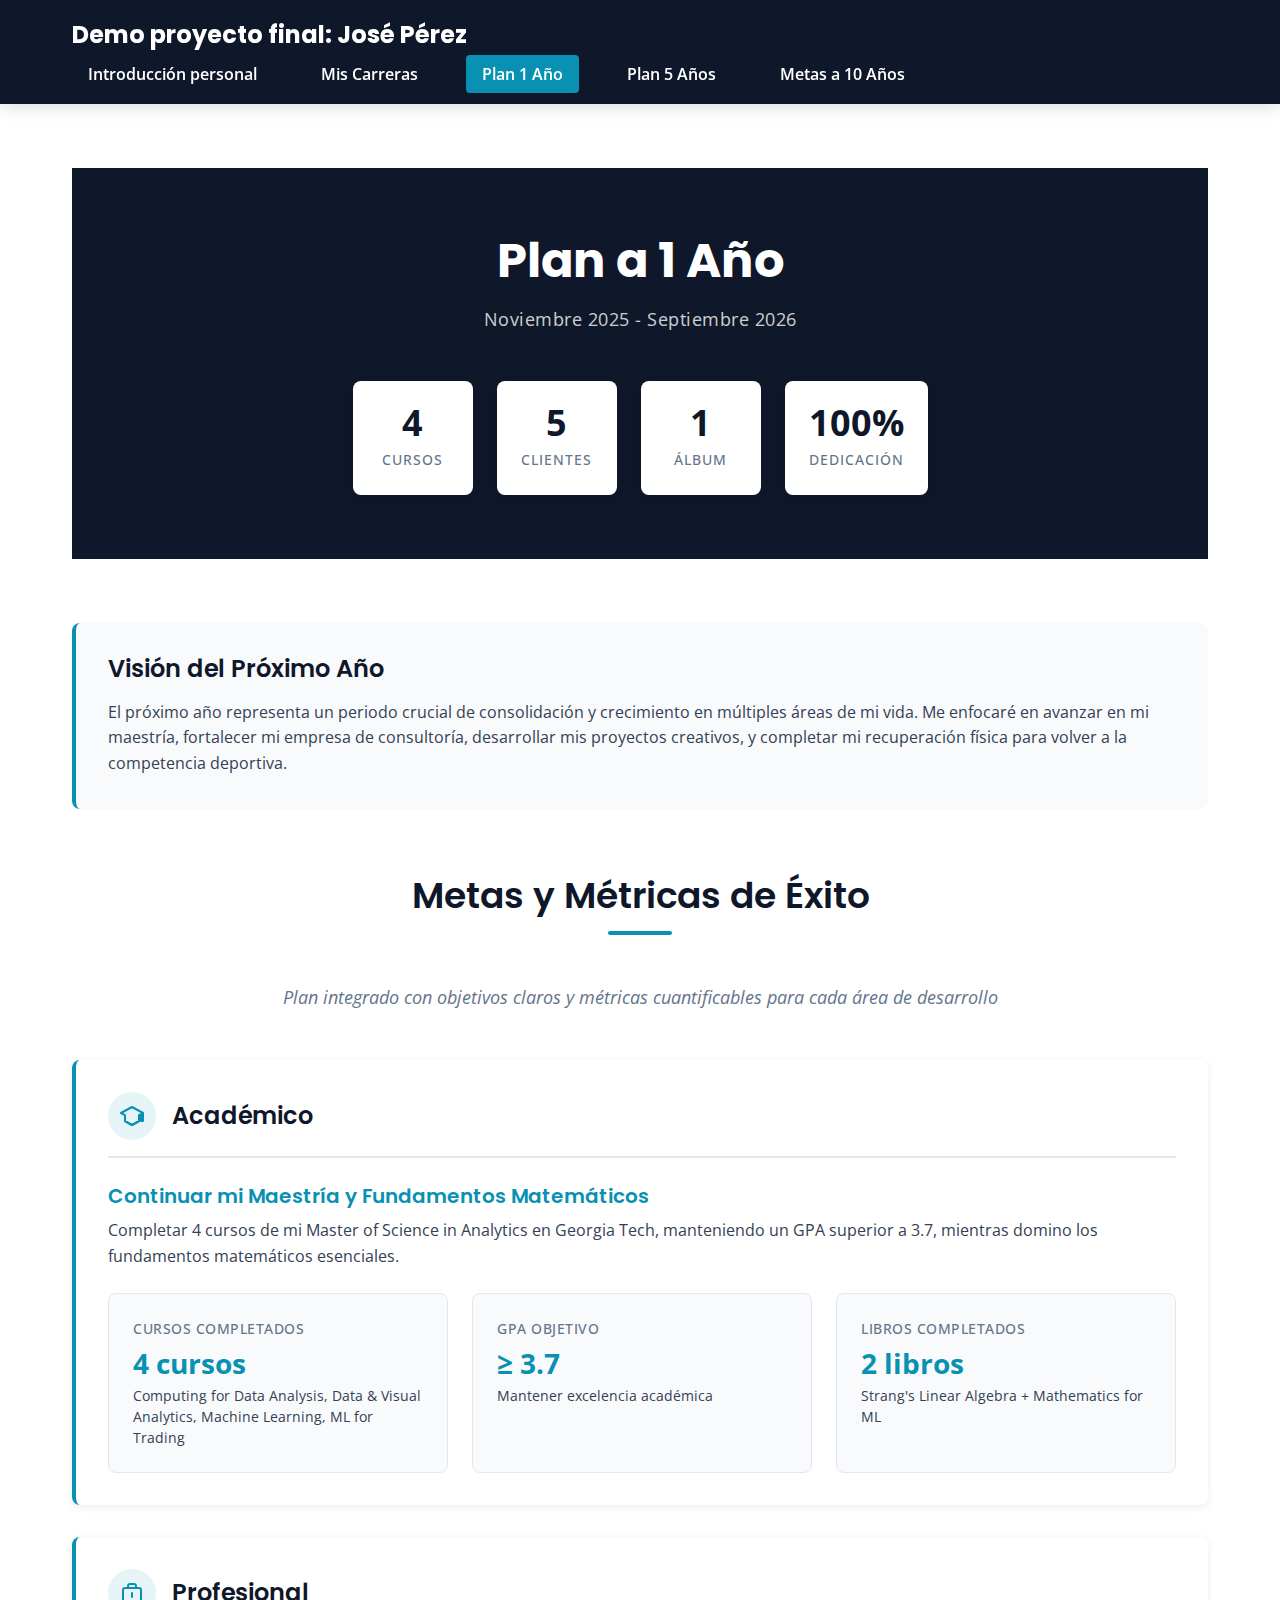
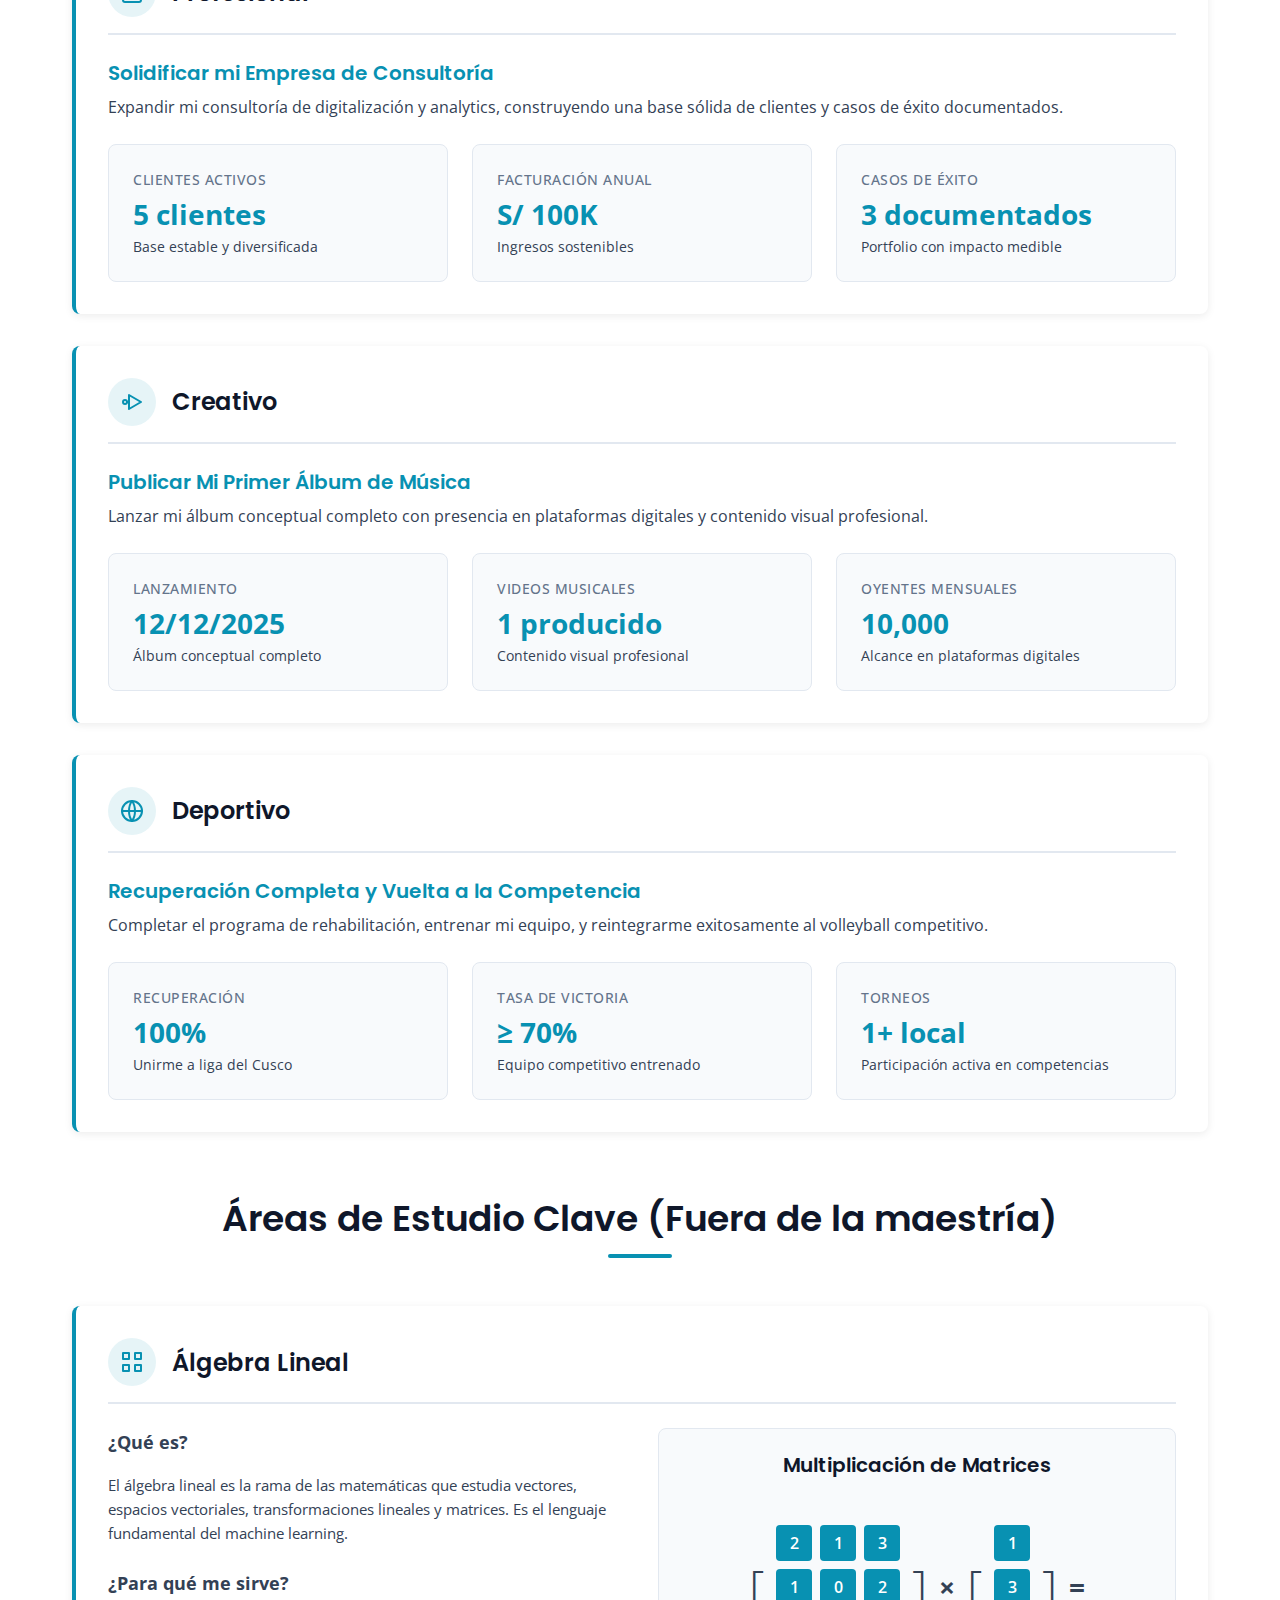
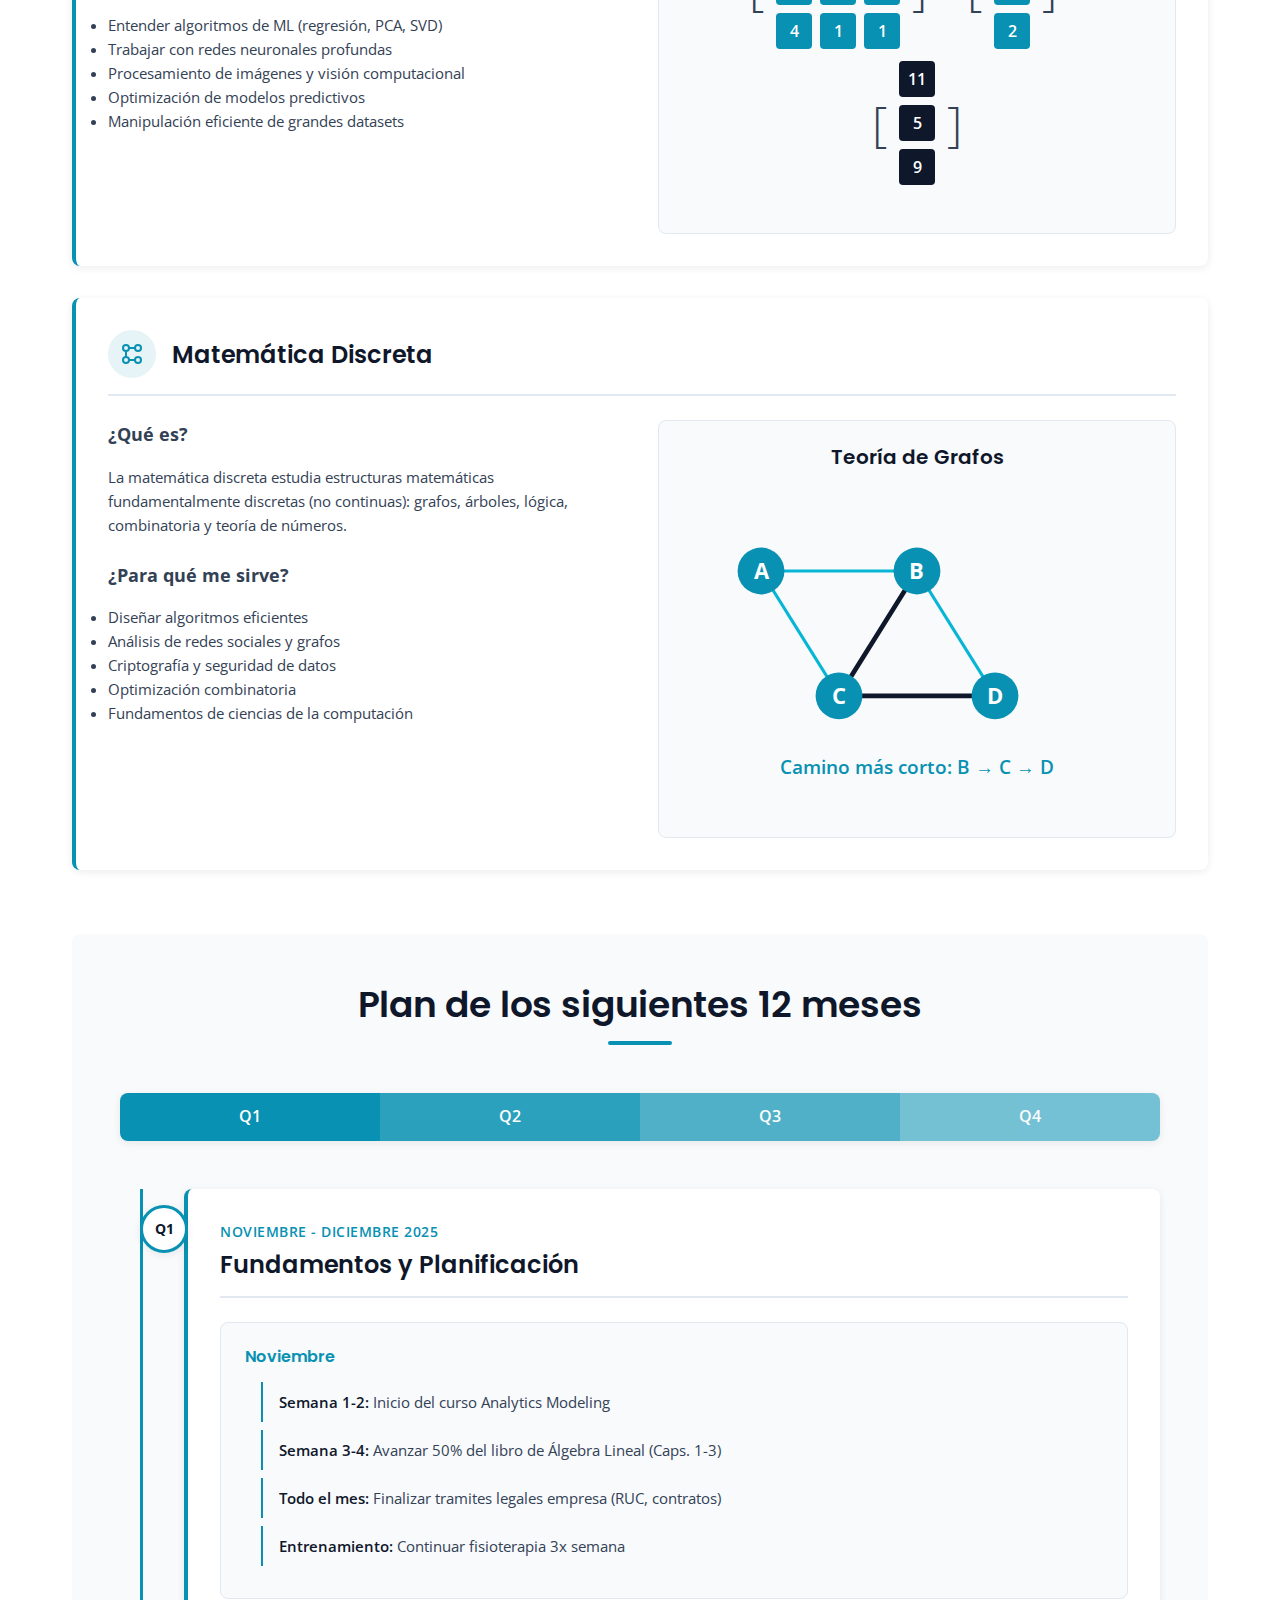
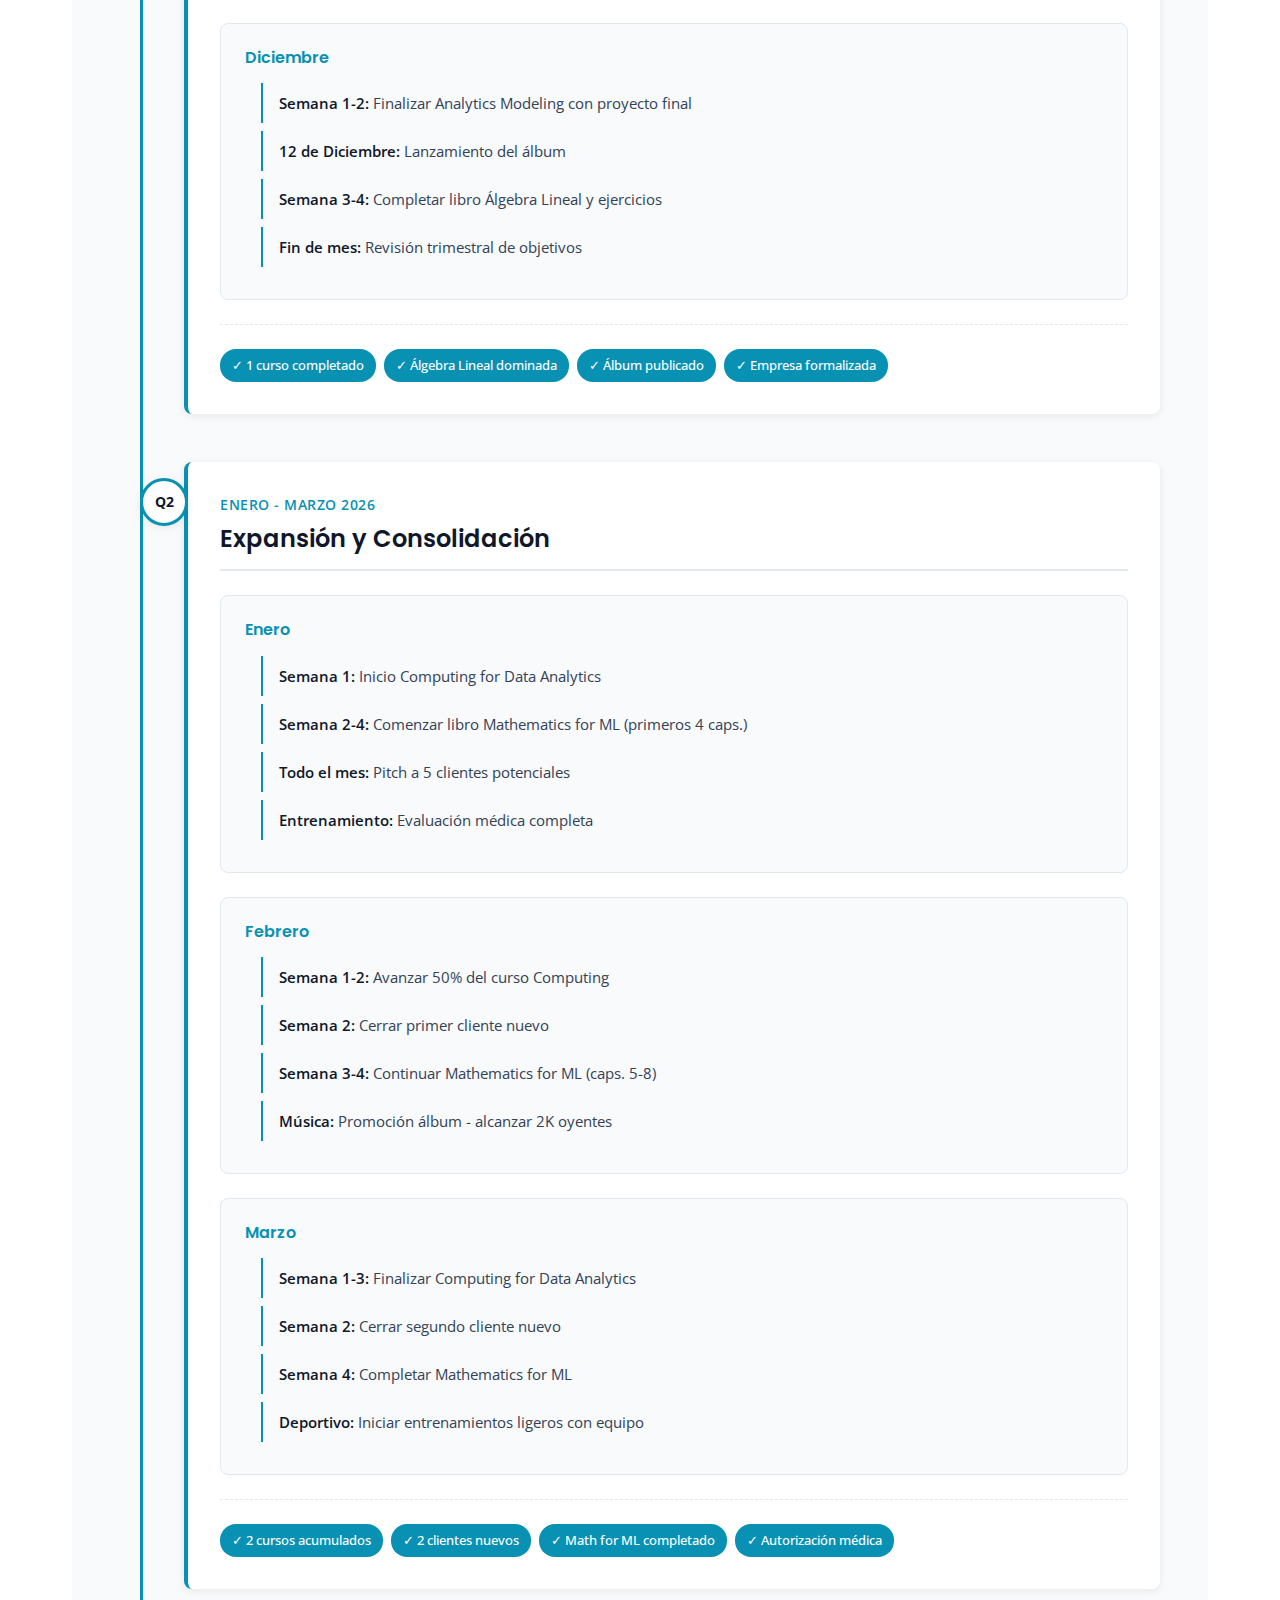
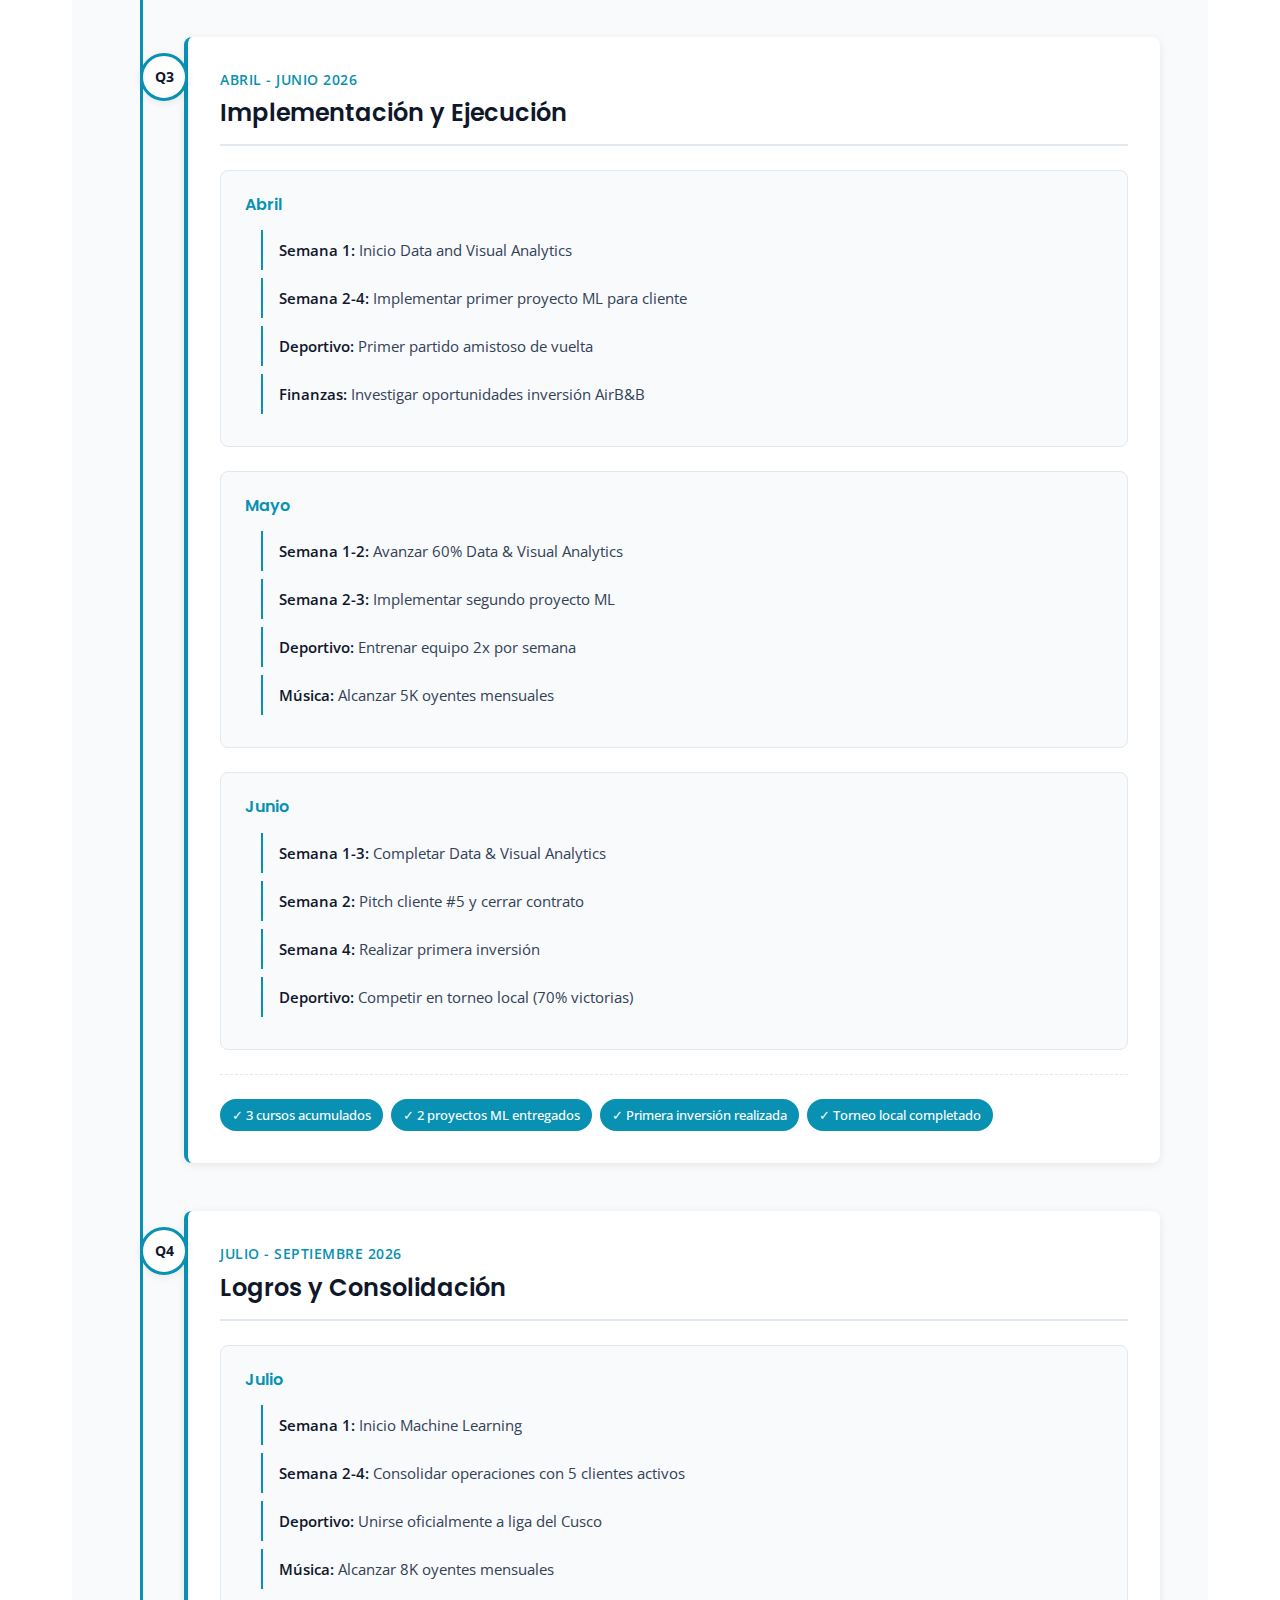
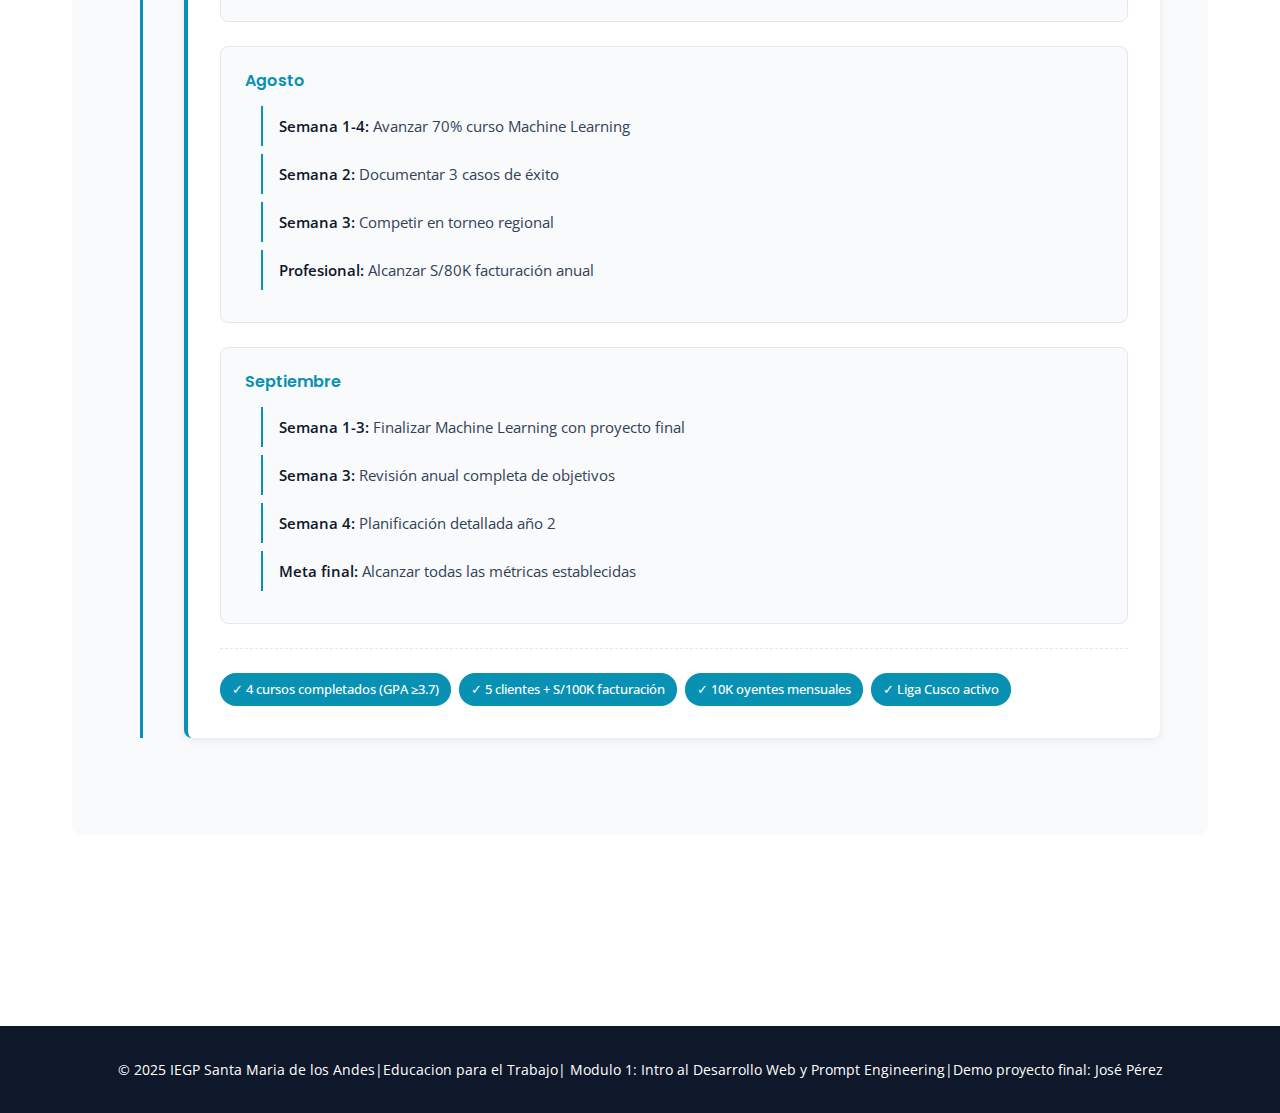
<file: plan-1ano.html>
<!DOCTYPE html>
<html lang="es">
<head>
    <meta charset="UTF-8">
    <meta name="viewport" content="width=device-width, initial-scale=1.0">
    <title>Plan a 1 Año - José Pérez</title>
    <link rel="stylesheet" href="style.css">
    <link rel="stylesheet" href="plan-1ano-professional.css">
</head>
<body>
    <!-- Header & Navigation -->
    <header>
        <nav>
            <div class="nav-brand">Demo proyecto final: José Pérez</div>
            <ul class="nav-menu">
                <li><a href="jose-perez-portfolio.html">Introducción personal</a></li>
                <li><a href="carreras.html">Mis Carreras</a></li>
                <li><a href="plan-1ano.html" class="active">Plan 1 Año</a></li>
                <li><a href="plan-5anos.html">Plan 5 Años</a></li>
                <li><a href="plan-10anos.html">Metas a 10 Años</a></li>
            </ul>
        </nav>
    </header>

    <!-- Main Content -->
    <main>
        <!-- Hero Section -->
        <section class="hero-professional">
            <div class="container">
                <h1 class="hero-title">Plan a 1 Año</h1>
                <p class="hero-subtitle">Noviembre 2025 - Septiembre 2026</p>
                <div class="hero-stats-professional">
                    <div class="stat-card-professional">
                        <div class="stat-number-professional">4</div>
                        <div class="stat-label-professional">Cursos</div>
                    </div>
                    <div class="stat-card-professional">
                        <div class="stat-number-professional">5</div>
                        <div class="stat-label-professional">Clientes</div>
                    </div>
                    <div class="stat-card-professional">
                        <div class="stat-number-professional">1</div>
                        <div class="stat-label-professional">Álbum</div>
                    </div>
                    <div class="stat-card-professional">
                        <div class="stat-number-professional">100%</div>
                        <div class="stat-label-professional">Dedicación</div>
                    </div>
                </div>
            </div>
        </section>

        <!-- Introduction -->
        <section class="introduction">
            <div class="info-box-professional">
                <h3>Visión del Próximo Año</h3>
                <p>
                    El próximo año representa un periodo crucial de consolidación y crecimiento en múltiples áreas de mi vida. 
                    Me enfocaré en avanzar en mi maestría, fortalecer mi empresa de consultoría, desarrollar 
                    mis proyectos creativos, y completar mi recuperación física para volver a la competencia deportiva. 
                </p>
            </div>
        </section>

        <!-- Unified Goals & Metrics Dashboard -->
        <section class="goals-metrics-dashboard">
            <h2 class="section-title-professional">Metas y Métricas de Éxito</h2>
            
            <p class="section-intro-professional">Plan integrado con objetivos claros y métricas cuantificables para cada área de desarrollo</p>

            <!-- Academic Goals -->
            <div class="card-professional">
                <div class="card-header-professional">
                    <div class="icon-circle-professional">
                        <svg viewBox="0 0 24 24" xmlns="http://www.w3.org/2000/svg">
                            <path d="M12 3L1 9L5 11.18V17.18L12 21L19 17.18V11.18L21 10.09V17H23V9L12 3Z" fill="none" stroke-linecap="round" stroke-linejoin="round"/>
                            <path d="M5 13.18V17.18L12 21L19 17.18V13.18" fill="none" stroke-linecap="round" stroke-linejoin="round"/>
                        </svg>
                    </div>
                    <h3 class="card-title-professional">Académico</h3>
                </div>
                <div class="card-description-professional">
                    <h4>Continuar mi Maestría y Fundamentos Matemáticos</h4>
                    <p>Completar 4 cursos de mi Master of Science in Analytics en Georgia Tech, manteniendo 
                    un GPA superior a 3.7, mientras domino los fundamentos matemáticos esenciales.</p>
                </div>
                <div class="metrics-grid-professional">
                    <div class="metric-card-professional">
                        <div class="metric-label-professional">Cursos Completados</div>
                        <div class="metric-value-professional">4 cursos</div>
                        <div class="metric-target-professional">Computing for Data Analysis, Data & Visual Analytics, Machine Learning, ML for Trading</div>
                    </div>
                    <div class="metric-card-professional">
                        <div class="metric-label-professional">GPA Objetivo</div>
                        <div class="metric-value-professional">≥ 3.7</div>
                        <div class="metric-target-professional">Mantener excelencia académica</div>
                    </div>
                    <div class="metric-card-professional">
                        <div class="metric-label-professional">Libros Completados</div>
                        <div class="metric-value-professional">2 libros</div>
                        <div class="metric-target-professional">Strang's Linear Algebra + Mathematics for ML</div>
                    </div>
                </div>
            </div>

            <!-- Professional Goals -->
            <div class="card-professional">
                <div class="card-header-professional">
                    <div class="icon-circle-professional">
                        <svg viewBox="0 0 24 24" xmlns="http://www.w3.org/2000/svg">
                            <rect x="3" y="7" width="18" height="14" rx="2" ry="2" fill="none" stroke-linecap="round" stroke-linejoin="round"/>
                            <path d="M8 7V5C8 3.89543 8.89543 3 10 3H14C15.1046 3 16 3.89543 16 5V7" fill="none" stroke-linecap="round" stroke-linejoin="round"/>
                            <path d="M12 12V16" stroke-linecap="round" stroke-linejoin="round"/>
                        </svg>
                    </div>
                    <h3 class="card-title-professional">Profesional</h3>
                </div>
                <div class="card-description-professional">
                    <h4>Solidificar mi Empresa de Consultoría</h4>
                    <p>Expandir mi consultoría de digitalización y analytics, construyendo una base sólida 
                    de clientes y casos de éxito documentados.</p>
                </div>
                <div class="metrics-grid-professional">
                    <div class="metric-card-professional">
                        <div class="metric-label-professional">Clientes Activos</div>
                        <div class="metric-value-professional">5 clientes</div>
                        <div class="metric-target-professional">Base estable y diversificada</div>
                    </div>
                    <div class="metric-card-professional">
                        <div class="metric-label-professional">Facturación Anual</div>
                        <div class="metric-value-professional">S/ 100K</div>
                        <div class="metric-target-professional">Ingresos sostenibles</div>
                    </div>
                    <div class="metric-card-professional">
                        <div class="metric-label-professional">Casos de Éxito</div>
                        <div class="metric-value-professional">3 documentados</div>
                        <div class="metric-target-professional">Portfolio con impacto medible</div>
                    </div>
                </div>
            </div>

            <!-- Creative Goals -->
            <div class="card-professional">
                <div class="card-header-professional">
                    <div class="icon-circle-professional">
                        <svg viewBox="0 0 24 24" xmlns="http://www.w3.org/2000/svg">
                            <path d="M9 18V5L21 12L9 19V18Z" fill="none" stroke-linecap="round" stroke-linejoin="round"/>
                            <circle cx="5" cy="12" r="2" fill="none" stroke-linecap="round" stroke-linejoin="round"/>
                            <path d="M7 12H9" stroke-linecap="round" stroke-linejoin="round"/>
                        </svg>
                    </div>
                    <h3 class="card-title-professional">Creativo</h3>
                </div>
                <div class="card-description-professional">
                    <h4>Publicar Mi Primer Álbum de Música</h4>
                    <p>Lanzar mi álbum conceptual completo con presencia en plataformas digitales y 
                    contenido visual profesional.</p>
                </div>
                <div class="metrics-grid-professional">
                    <div class="metric-card-professional">
                        <div class="metric-label-professional">Lanzamiento</div>
                        <div class="metric-value-professional">12/12/2025</div>
                        <div class="metric-target-professional">Álbum conceptual completo</div>
                    </div>
                    <div class="metric-card-professional">
                        <div class="metric-label-professional">Videos Musicales</div>
                        <div class="metric-value-professional">1 producido</div>
                        <div class="metric-target-professional">Contenido visual profesional</div>
                    </div>
                    <div class="metric-card-professional">
                        <div class="metric-label-professional">Oyentes Mensuales</div>
                        <div class="metric-value-professional">10,000</div>
                        <div class="metric-target-professional">Alcance en plataformas digitales</div>
                    </div>
                </div>
            </div>

            <!-- Athletic Goals -->
            <div class="card-professional">
                <div class="card-header-professional">
                    <div class="icon-circle-professional">
                        <svg viewBox="0 0 24 24" xmlns="http://www.w3.org/2000/svg">
                            <circle cx="12" cy="12" r="10" fill="none" stroke-linecap="round" stroke-linejoin="round"/>
                            <path d="M12 2C12 2 15 6 15 12C15 18 12 22 12 22" fill="none" stroke-linecap="round" stroke-linejoin="round"/>
                            <path d="M12 2C12 2 9 6 9 12C9 18 12 22 12 22" fill="none" stroke-linecap="round" stroke-linejoin="round"/>
                            <path d="M2 12H22" stroke-linecap="round" stroke-linejoin="round"/>
                        </svg>
                    </div>
                    <h3 class="card-title-professional">Deportivo</h3>
                </div>
                <div class="card-description-professional">
                    <h4>Recuperación Completa y Vuelta a la Competencia</h4>
                    <p>Completar el programa de rehabilitación, entrenar mi equipo, y reintegrarme 
                    exitosamente al volleyball competitivo.</p>
                </div>
                <div class="metrics-grid-professional">
                    <div class="metric-card-professional">
                        <div class="metric-label-professional">Recuperación</div>
                        <div class="metric-value-professional">100%</div>
                        <div class="metric-target-professional">Unirme a liga del Cusco</div>
                    </div>
                    <div class="metric-card-professional">
                        <div class="metric-label-professional">Tasa de Victoria</div>
                        <div class="metric-value-professional">≥ 70%</div>
                        <div class="metric-target-professional">Equipo competitivo entrenado</div>
                    </div>
                    <div class="metric-card-professional">
                        <div class="metric-label-professional">Torneos</div>
                        <div class="metric-value-professional">1+ local</div>
                        <div class="metric-target-professional">Participación activa en competencias</div>
                    </div>
                </div>
            </div>
        </section>

        <!-- Deep Dive Sections -->
        <section class="deep-dive">
            <h2 class="section-title-professional">Áreas de Estudio Clave (Fuera de la maestría)</h2>

            <!-- Linear Algebra Card with Visualizations -->
            <div class="card-professional">
                <div class="card-header-professional">
                    <div class="icon-circle-professional">
                        <svg viewBox="0 0 24 24" xmlns="http://www.w3.org/2000/svg">
                            <path d="M3 3H9V9H3V3Z" fill="none" stroke-linecap="round" stroke-linejoin="round"/>
                            <path d="M15 3H21V9H15V3Z" fill="none" stroke-linecap="round" stroke-linejoin="round"/>
                            <path d="M3 15H9V21H3V15Z" fill="none" stroke-linecap="round" stroke-linejoin="round"/>
                            <path d="M15 15H21V21H15V15Z" fill="none" stroke-linecap="round" stroke-linejoin="round"/>
                        </svg>
                    </div>
                    <h3 class="card-title-professional">Álgebra Lineal</h3>
                </div>
                
                <div style="display: grid; grid-template-columns: 1fr 1fr; gap: var(--space-lg);">
                    <div>
                        <p><strong>¿Qué es?</strong></p>
                        <p style="font-size: 15px; line-height: 1.6; color: var(--navy-700); margin-bottom: var(--space-md);">
                            El álgebra lineal es la rama de las matemáticas que estudia vectores, espacios vectoriales, 
                            transformaciones lineales y matrices. Es el lenguaje fundamental del machine learning.
                        </p>
                        <p><strong>¿Para qué me sirve?</strong></p>
                        <ul style="font-size: 15px; line-height: 1.6; color: var(--navy-700);">
                            <li>Entender algoritmos de ML (regresión, PCA, SVD)</li>
                            <li>Trabajar con redes neuronales profundas</li>
                            <li>Procesamiento de imágenes y visión computacional</li>
                            <li>Optimización de modelos predictivos</li>
                            <li>Manipulación eficiente de grandes datasets</li>
                        </ul>
                    </div>
                    
                    <div class="math-visualization-professional">
                        <h4>Multiplicación de Matrices</h4>
                        <div style="display: flex; align-items: center; justify-content: center; gap: 12px; flex-wrap: wrap; padding: var(--space-md);">
                            <div class="matrix-professional">
                                <span class="matrix-bracket-professional">[</span>
                                <div style="display: flex; flex-direction: column; gap: 8px;">
                                    <div style="display: flex; gap: 8px;">
                                        <span class="matrix-cell-professional">2</span>
                                        <span class="matrix-cell-professional">1</span>
                                        <span class="matrix-cell-professional">3</span>
                                    </div>
                                    <div style="display: flex; gap: 8px;">
                                        <span class="matrix-cell-professional">1</span>
                                        <span class="matrix-cell-professional">0</span>
                                        <span class="matrix-cell-professional">2</span>
                                    </div>
                                    <div style="display: flex; gap: 8px;">
                                        <span class="matrix-cell-professional">4</span>
                                        <span class="matrix-cell-professional">1</span>
                                        <span class="matrix-cell-professional">1</span>
                                    </div>
                                </div>
                                <span class="matrix-bracket-professional">]</span>
                            </div>
                            <span class="matrix-operator-professional">×</span>
                            <div class="matrix-professional">
                                <span class="matrix-bracket-professional">[</span>
                                <div style="display: flex; flex-direction: column; gap: 8px;">
                                    <span class="matrix-cell-professional">1</span>
                                    <span class="matrix-cell-professional">3</span>
                                    <span class="matrix-cell-professional">2</span>
                                </div>
                                <span class="matrix-bracket-professional">]</span>
                            </div>
                            <span class="matrix-operator-professional">=</span>
                            <div class="matrix-professional">
                                <span class="matrix-bracket-professional">[</span>
                                <div style="display: flex; flex-direction: column; gap: 8px;">
                                    <span class="matrix-cell-professional result">11</span>
                                    <span class="matrix-cell-professional result">5</span>
                                    <span class="matrix-cell-professional result">9</span>
                                </div>
                                <span class="matrix-bracket-professional">]</span>
                            </div>
                        </div>
                    </div>
                </div>
            </div>

            <!-- Discrete Math Card with Visualizations -->
            <div class="card-professional">
                <div class="card-header-professional">
                    <div class="icon-circle-professional">
                        <svg viewBox="0 0 24 24" xmlns="http://www.w3.org/2000/svg">
                            <circle cx="6" cy="6" r="3" fill="none" stroke-linecap="round" stroke-linejoin="round"/>
                            <circle cx="18" cy="6" r="3" fill="none" stroke-linecap="round" stroke-linejoin="round"/>
                            <circle cx="6" cy="18" r="3" fill="none" stroke-linecap="round" stroke-linejoin="round"/>
                            <circle cx="18" cy="18" r="3" fill="none" stroke-linecap="round" stroke-linejoin="round"/>
                            <path d="M9 6H15" stroke-linecap="round" stroke-linejoin="round"/>
                            <path d="M6 9V15" stroke-linecap="round" stroke-linejoin="round"/>
                            <path d="M9 18H15" stroke-linecap="round" stroke-linejoin="round"/>
                        </svg>
                    </div>
                    <h3 class="card-title-professional">Matemática Discreta</h3>
                </div>
                
                <div style="display: grid; grid-template-columns: 1fr 1fr; gap: var(--space-lg);">
                    <div>
                        <p><strong>¿Qué es?</strong></p>
                        <p style="font-size: 15px; line-height: 1.6; color: var(--navy-700); margin-bottom: var(--space-md);">
                            La matemática discreta estudia estructuras matemáticas fundamentalmente discretas (no continuas): 
                            grafos, árboles, lógica, combinatoria y teoría de números.
                        </p>
                        <p><strong>¿Para qué me sirve?</strong></p>
                        <ul style="font-size: 15px; line-height: 1.6; color: var(--navy-700);">
                            <li>Diseñar algoritmos eficientes</li>
                            <li>Análisis de redes sociales y grafos</li>
                            <li>Criptografía y seguridad de datos</li>
                            <li>Optimización combinatoria</li>
                            <li>Fundamentos de ciencias de la computación</li>
                        </ul>
                    </div>
                    
                    <div class="math-visualization-professional">
                        <h4>Teoría de Grafos</h4>
                        <svg viewBox="0 0 300 200" xmlns="http://www.w3.org/2000/svg" style="width: 100%; height: auto;">
                            <!-- Edges -->
                            <line x1="50" y1="50" x2="150" y2="50" class="graph-edge-professional" />
                            <line x1="50" y1="50" x2="100" y2="130" class="graph-edge-professional" />
                            <line x1="150" y1="50" x2="200" y2="130" class="graph-edge-professional" />
                            <line x1="100" y1="130" x2="200" y2="130" class="graph-edge-professional" />
                            <line x1="150" y1="50" x2="100" y2="130" class="graph-edge-professional highlight" />
                            <line x1="100" y1="130" x2="200" y2="130" class="graph-edge-professional highlight" />
                            
                            <!-- Nodes -->
                            <circle cx="50" cy="50" r="15" class="graph-node-professional"/>
                            <circle cx="150" cy="50" r="15" class="graph-node-professional"/>
                            <circle cx="100" cy="130" r="15" class="graph-node-professional"/>
                            <circle cx="200" cy="130" r="15" class="graph-node-professional"/>
                            
                            <!-- Labels -->
                            <text x="50" y="55" text-anchor="middle" fill="white" font-weight="bold" font-size="14">A</text>
                            <text x="150" y="55" text-anchor="middle" fill="white" font-weight="bold" font-size="14">B</text>
                            <text x="100" y="135" text-anchor="middle" fill="white" font-weight="bold" font-size="14">C</text>
                            <text x="200" y="135" text-anchor="middle" fill="white" font-weight="bold" font-size="14">D</text>
                            
                            <!-- Path indicator -->
                            <text x="150" y="180" text-anchor="middle" fill="#0891b2" font-size="12" font-weight="600">
                                Camino más corto: B → C → D
                            </text>
                        </svg>
                    </div>
                </div>
            </div>
        </section>

        <!-- Professional Timeline -->
        <section class="timeline-professional">
            <h2 class="section-title-professional">Plan de los siguientes 12 meses</h2>
            
            <div class="timeline-progress-professional">
                <div class="progress-segment-professional" data-quarter="Q1"></div>
                <div class="progress-segment-professional" data-quarter="Q2"></div>
                <div class="progress-segment-professional" data-quarter="Q3"></div>
                <div class="progress-segment-professional" data-quarter="Q4"></div>
            </div>

            <div class="timeline-vertical-professional">
                <!-- Q1: Nov-Dec 2025 -->
                <div class="timeline-item-professional">
                    <div class="timeline-marker-professional">
                        <span class="quarter-label-professional">Q1</span>
                    </div>
                    <div class="timeline-card-professional">
                        <div class="timeline-header-professional">
                            <div class="timeline-date-professional">Noviembre - Diciembre 2025</div>
                            <h4 class="timeline-title-professional">Fundamentos y Planificación</h4>
                        </div>
                        
                        <div>
                            <div class="milestone-month-professional">
                                <h5>Noviembre</h5>
                                <ul class="milestone-tasks-professional">
                                    <li><strong>Semana 1-2:</strong> Inicio del curso Analytics Modeling</li>
                                    <li><strong>Semana 3-4:</strong> Avanzar 50% del libro de Álgebra Lineal (Caps. 1-3)</li>
                                    <li><strong>Todo el mes:</strong> Finalizar tramites legales empresa (RUC, contratos)</li>
                                    <li><strong>Entrenamiento:</strong> Continuar fisioterapia 3x semana</li>
                                </ul>
                            </div>
                            <div class="milestone-month-professional">
                                <h5>Diciembre</h5>
                                <ul class="milestone-tasks-professional">
                                    <li><strong>Semana 1-2:</strong> Finalizar Analytics Modeling con proyecto final</li>
                                    <li><strong>12 de Diciembre:</strong> Lanzamiento del álbum</li>
                                    <li><strong>Semana 3-4:</strong> Completar libro Álgebra Lineal y ejercicios</li>
                                    <li><strong>Fin de mes:</strong> Revisión trimestral de objetivos</li>
                                </ul>
                            </div>
                        </div>
                        
                        <div class="criteria-badges-professional">
                            <span class="badge-professional">✓ 1 curso completado</span>
                            <span class="badge-professional">✓ Álgebra Lineal dominada</span>
                            <span class="badge-professional">✓ Álbum publicado</span>
                            <span class="badge-professional">✓ Empresa formalizada</span>
                        </div>
                    </div>
                </div>

                <!-- Q2: Jan-Mar 2026 -->
                <div class="timeline-item-professional">
                    <div class="timeline-marker-professional">
                        <span class="quarter-label-professional">Q2</span>
                    </div>
                    <div class="timeline-card-professional">
                        <div class="timeline-header-professional">
                            <div class="timeline-date-professional">Enero - Marzo 2026</div>
                            <h4 class="timeline-title-professional">Expansión y Consolidación</h4>
                        </div>
                        
                        <div>
                            <div class="milestone-month-professional">
                                <h5>Enero</h5>
                                <ul class="milestone-tasks-professional">
                                    <li><strong>Semana 1:</strong> Inicio Computing for Data Analytics</li>
                                    <li><strong>Semana 2-4:</strong> Comenzar libro Mathematics for ML (primeros 4 caps.)</li>
                                    <li><strong>Todo el mes:</strong> Pitch a 5 clientes potenciales</li>
                                    <li><strong>Entrenamiento:</strong> Evaluación médica completa</li>
                                </ul>
                            </div>
                            <div class="milestone-month-professional">
                                <h5>Febrero</h5>
                                <ul class="milestone-tasks-professional">
                                    <li><strong>Semana 1-2:</strong> Avanzar 50% del curso Computing</li>
                                    <li><strong>Semana 2:</strong> Cerrar primer cliente nuevo</li>
                                    <li><strong>Semana 3-4:</strong> Continuar Mathematics for ML (caps. 5-8)</li>
                                    <li><strong>Música:</strong> Promoción álbum - alcanzar 2K oyentes</li>
                                </ul>
                            </div>
                            <div class="milestone-month-professional">
                                <h5>Marzo</h5>
                                <ul class="milestone-tasks-professional">
                                    <li><strong>Semana 1-3:</strong> Finalizar Computing for Data Analytics</li>
                                    <li><strong>Semana 2:</strong> Cerrar segundo cliente nuevo</li>
                                    <li><strong>Semana 4:</strong> Completar Mathematics for ML</li>
                                    <li><strong>Deportivo:</strong> Iniciar entrenamientos ligeros con equipo</li>
                                </ul>
                            </div>
                        </div>
                        
                        <div class="criteria-badges-professional">
                            <span class="badge-professional">✓ 2 cursos acumulados</span>
                            <span class="badge-professional">✓ 2 clientes nuevos</span>
                            <span class="badge-professional">✓ Math for ML completado</span>
                            <span class="badge-professional">✓ Autorización médica</span>
                        </div>
                    </div>
                </div>

                <!-- Q3: Apr-Jun 2026 -->
                <div class="timeline-item-professional">
                    <div class="timeline-marker-professional">
                        <span class="quarter-label-professional">Q3</span>
                    </div>
                    <div class="timeline-card-professional">
                        <div class="timeline-header-professional">
                            <div class="timeline-date-professional">Abril - Junio 2026</div>
                            <h4 class="timeline-title-professional">Implementación y Ejecución</h4>
                        </div>
                        
                        <div>
                            <div class="milestone-month-professional">
                                <h5>Abril</h5>
                                <ul class="milestone-tasks-professional">
                                    <li><strong>Semana 1:</strong> Inicio Data and Visual Analytics</li>
                                    <li><strong>Semana 2-4:</strong> Implementar primer proyecto ML para cliente</li>
                                    <li><strong>Deportivo:</strong> Primer partido amistoso de vuelta</li>
                                    <li><strong>Finanzas:</strong> Investigar oportunidades inversión AirB&B</li>
                                </ul>
                            </div>
                            <div class="milestone-month-professional">
                                <h5>Mayo</h5>
                                <ul class="milestone-tasks-professional">
                                    <li><strong>Semana 1-2:</strong> Avanzar 60% Data & Visual Analytics</li>
                                    <li><strong>Semana 2-3:</strong> Implementar segundo proyecto ML</li>
                                    <li><strong>Deportivo:</strong> Entrenar equipo 2x por semana</li>
                                    <li><strong>Música:</strong> Alcanzar 5K oyentes mensuales</li>
                                </ul>
                            </div>
                            <div class="milestone-month-professional">
                                <h5>Junio</h5>
                                <ul class="milestone-tasks-professional">
                                    <li><strong>Semana 1-3:</strong> Completar Data & Visual Analytics</li>
                                    <li><strong>Semana 2:</strong> Pitch cliente #5 y cerrar contrato</li>
                                    <li><strong>Semana 4:</strong> Realizar primera inversión</li>
                                    <li><strong>Deportivo:</strong> Competir en torneo local (70% victorias)</li>
                                </ul>
                            </div>
                        </div>
                        
                        <div class="criteria-badges-professional">
                            <span class="badge-professional">✓ 3 cursos acumulados</span>
                            <span class="badge-professional">✓ 2 proyectos ML entregados</span>
                            <span class="badge-professional">✓ Primera inversión realizada</span>
                            <span class="badge-professional">✓ Torneo local completado</span>
                        </div>
                    </div>
                </div>

                <!-- Q4: Jul-Sep 2026 -->
                <div class="timeline-item-professional">
                    <div class="timeline-marker-professional">
                        <span class="quarter-label-professional">Q4</span>
                    </div>
                    <div class="timeline-card-professional">
                        <div class="timeline-header-professional">
                            <div class="timeline-date-professional">Julio - Septiembre 2026</div>
                            <h4 class="timeline-title-professional">Logros y Consolidación</h4>
                        </div>
                        
                        <div>
                            <div class="milestone-month-professional">
                                <h5>Julio</h5>
                                <ul class="milestone-tasks-professional">
                                    <li><strong>Semana 1:</strong> Inicio Machine Learning</li>
                                    <li><strong>Semana 2-4:</strong> Consolidar operaciones con 5 clientes activos</li>
                                    <li><strong>Deportivo:</strong> Unirse oficialmente a liga del Cusco</li>
                                    <li><strong>Música:</strong> Alcanzar 8K oyentes mensuales</li>
                                </ul>
                            </div>
                            <div class="milestone-month-professional">
                                <h5>Agosto</h5>
                                <ul class="milestone-tasks-professional">
                                    <li><strong>Semana 1-4:</strong> Avanzar 70% curso Machine Learning</li>
                                    <li><strong>Semana 2:</strong> Documentar 3 casos de éxito</li>
                                    <li><strong>Semana 3:</strong> Competir en torneo regional</li>
                                    <li><strong>Profesional:</strong> Alcanzar S/80K facturación anual</li>
                                </ul>
                            </div>
                            <div class="milestone-month-professional">
                                <h5>Septiembre</h5>
                                <ul class="milestone-tasks-professional">
                                    <li><strong>Semana 1-3:</strong> Finalizar Machine Learning con proyecto final</li>
                                    <li><strong>Semana 3:</strong> Revisión anual completa de objetivos</li>
                                    <li><strong>Semana 4:</strong> Planificación detallada año 2</li>
                                    <li><strong>Meta final:</strong> Alcanzar todas las métricas establecidas</li>
                                </ul>
                            </div>
                        </div>
                        
                        <div class="criteria-badges-professional">
                            <span class="badge-professional">✓ 4 cursos completados (GPA ≥3.7)</span>
                            <span class="badge-professional">✓ 5 clientes + S/100K facturación</span>
                            <span class="badge-professional">✓ 10K oyentes mensuales</span>
                            <span class="badge-professional">✓ Liga Cusco activo</span>
                        </div>
                    </div>
                </div>
            </div>
        </section>
    </main>

    <!-- Footer -->
    <footer>
        <p>&copy; 2025 IEGP Santa Maria de los Andes|Educacion para el Trabajo| 
        Modulo 1: Intro al Desarrollo Web y Prompt Engineering|Demo proyecto final: José Pérez</p>
    </footer>
</body>
</html>
</file>
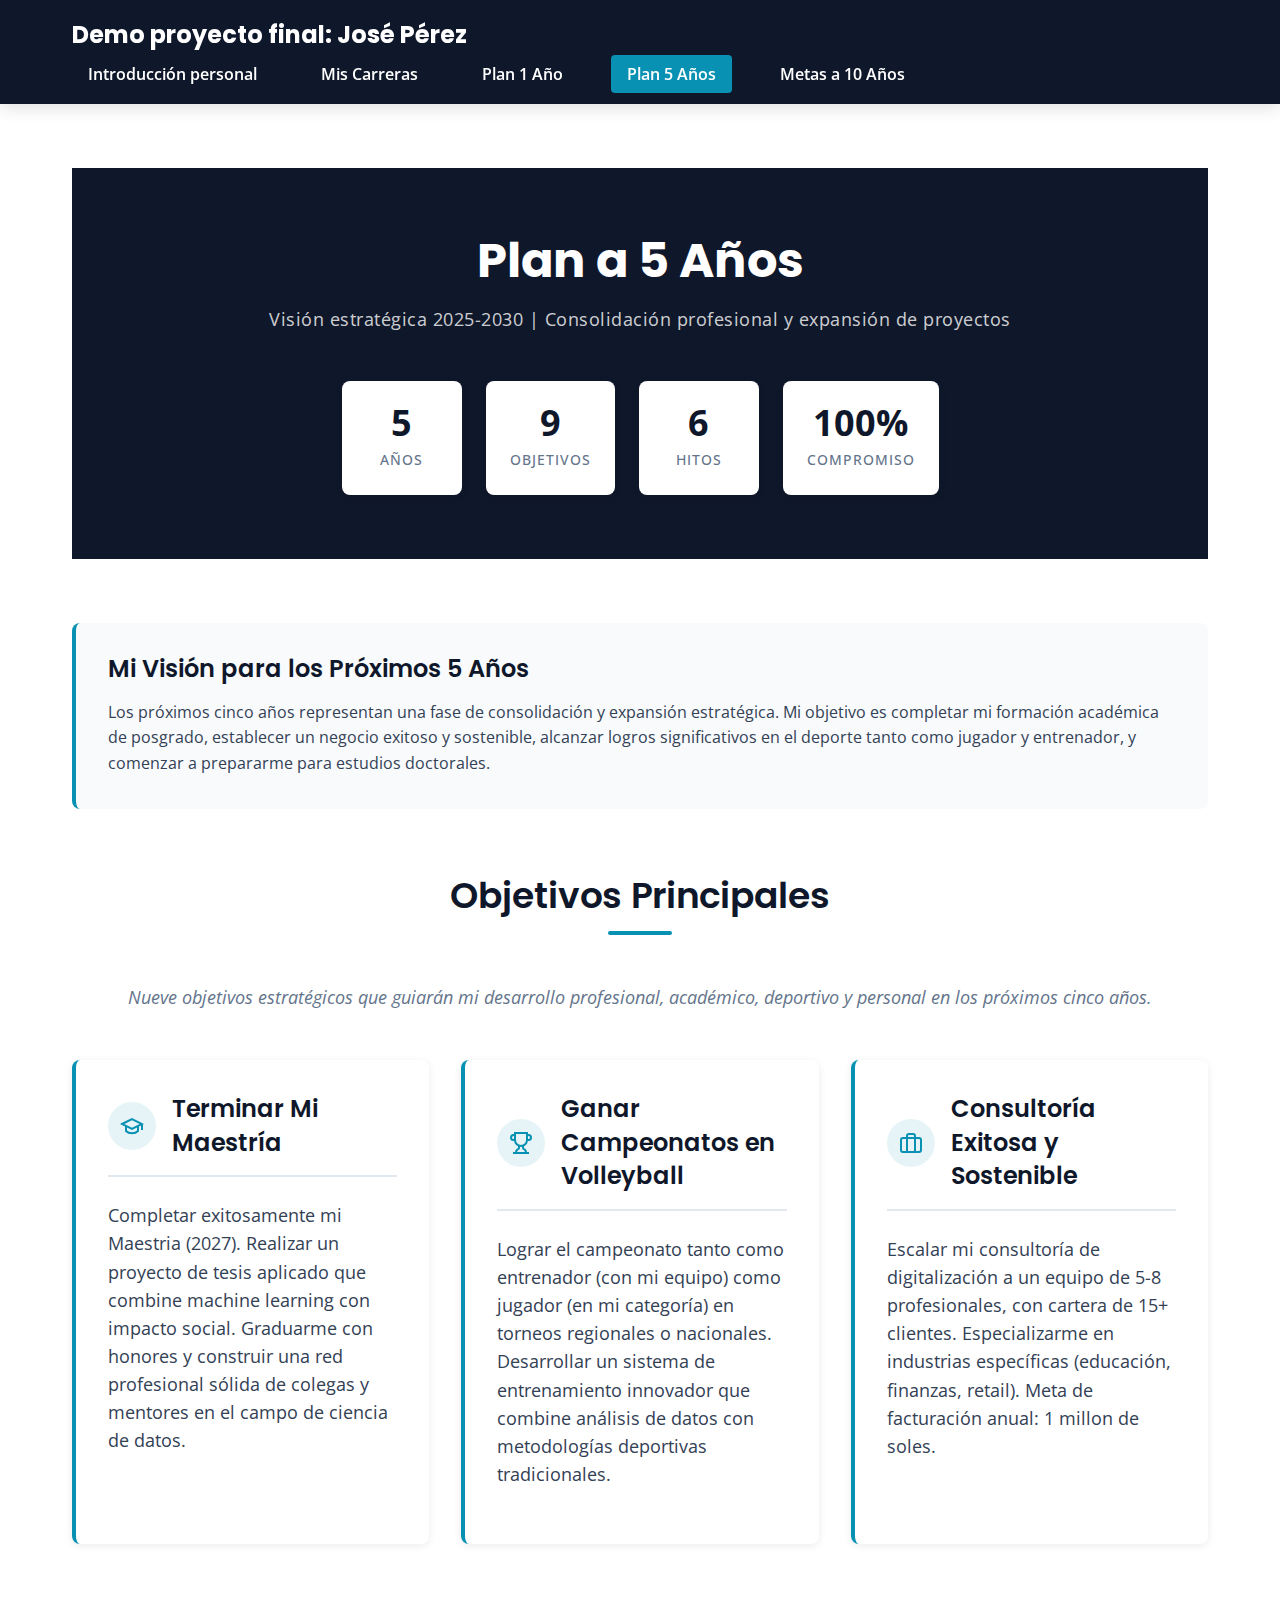
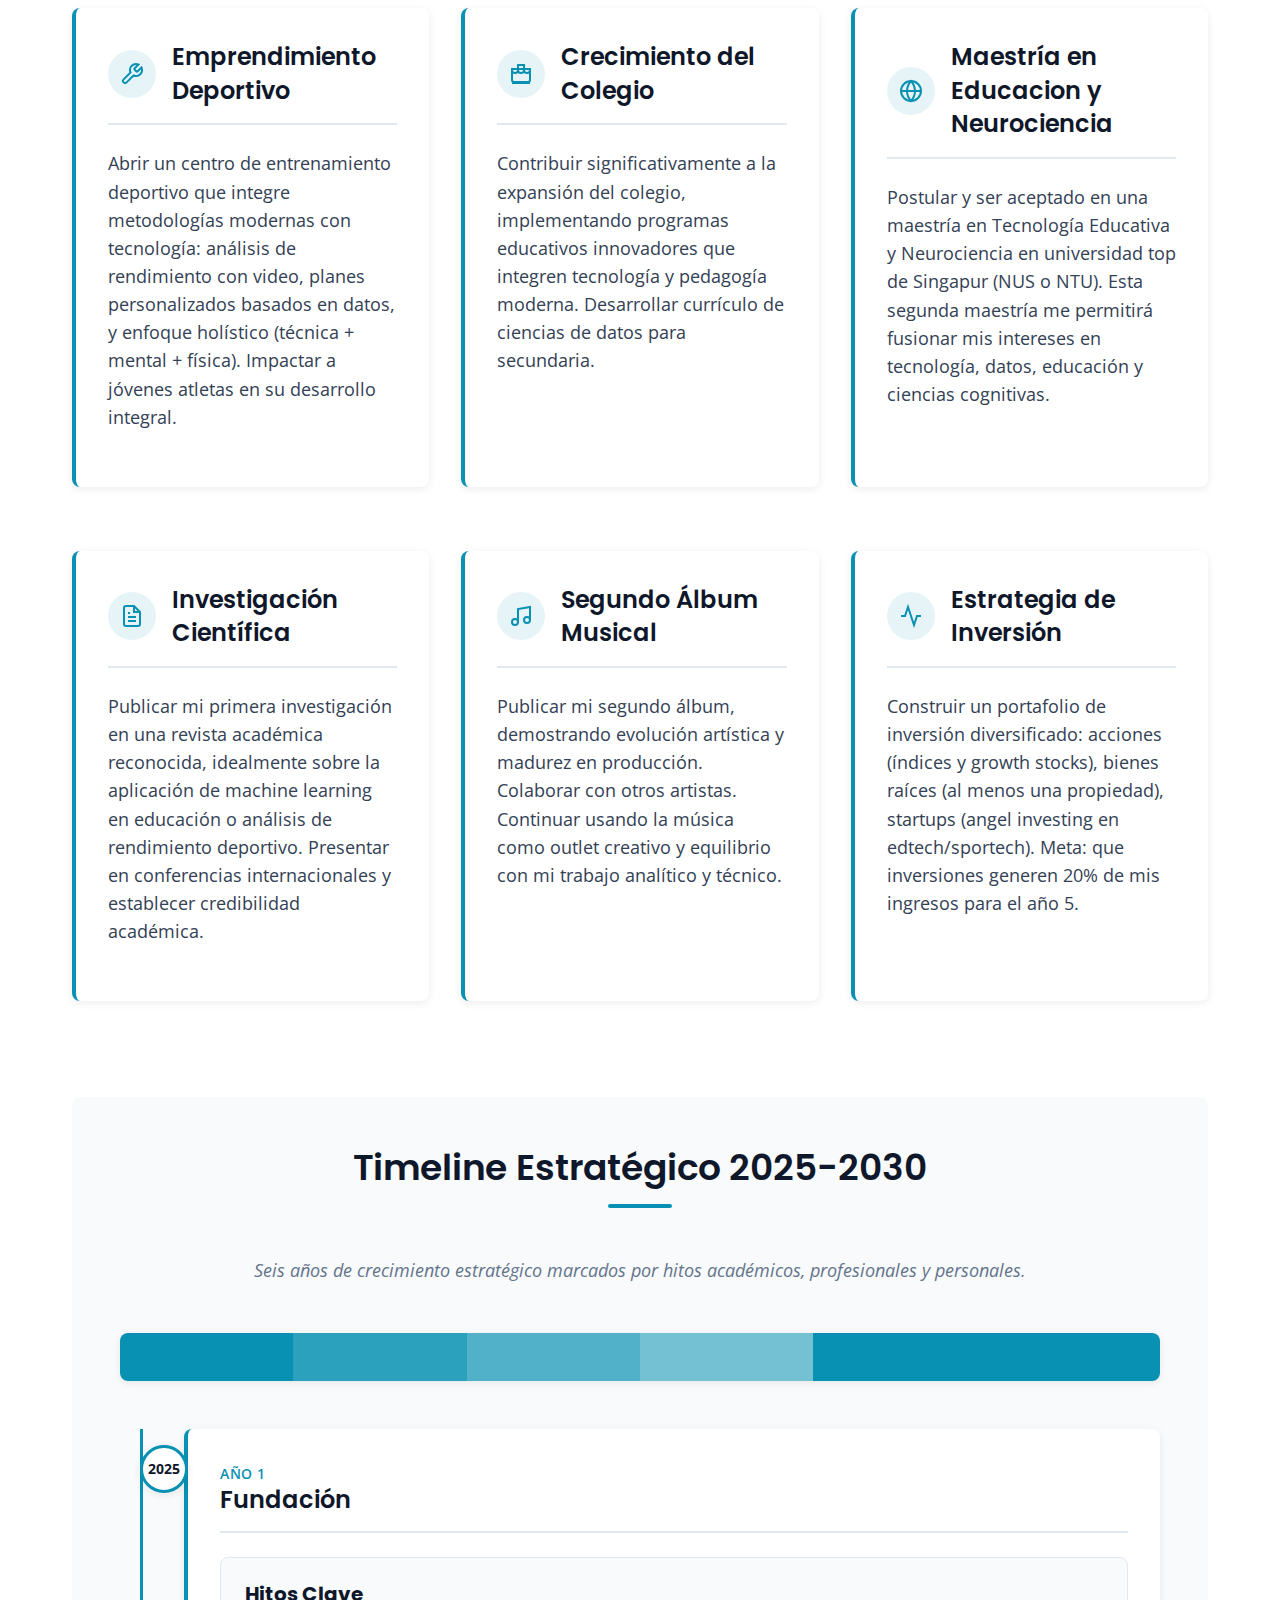
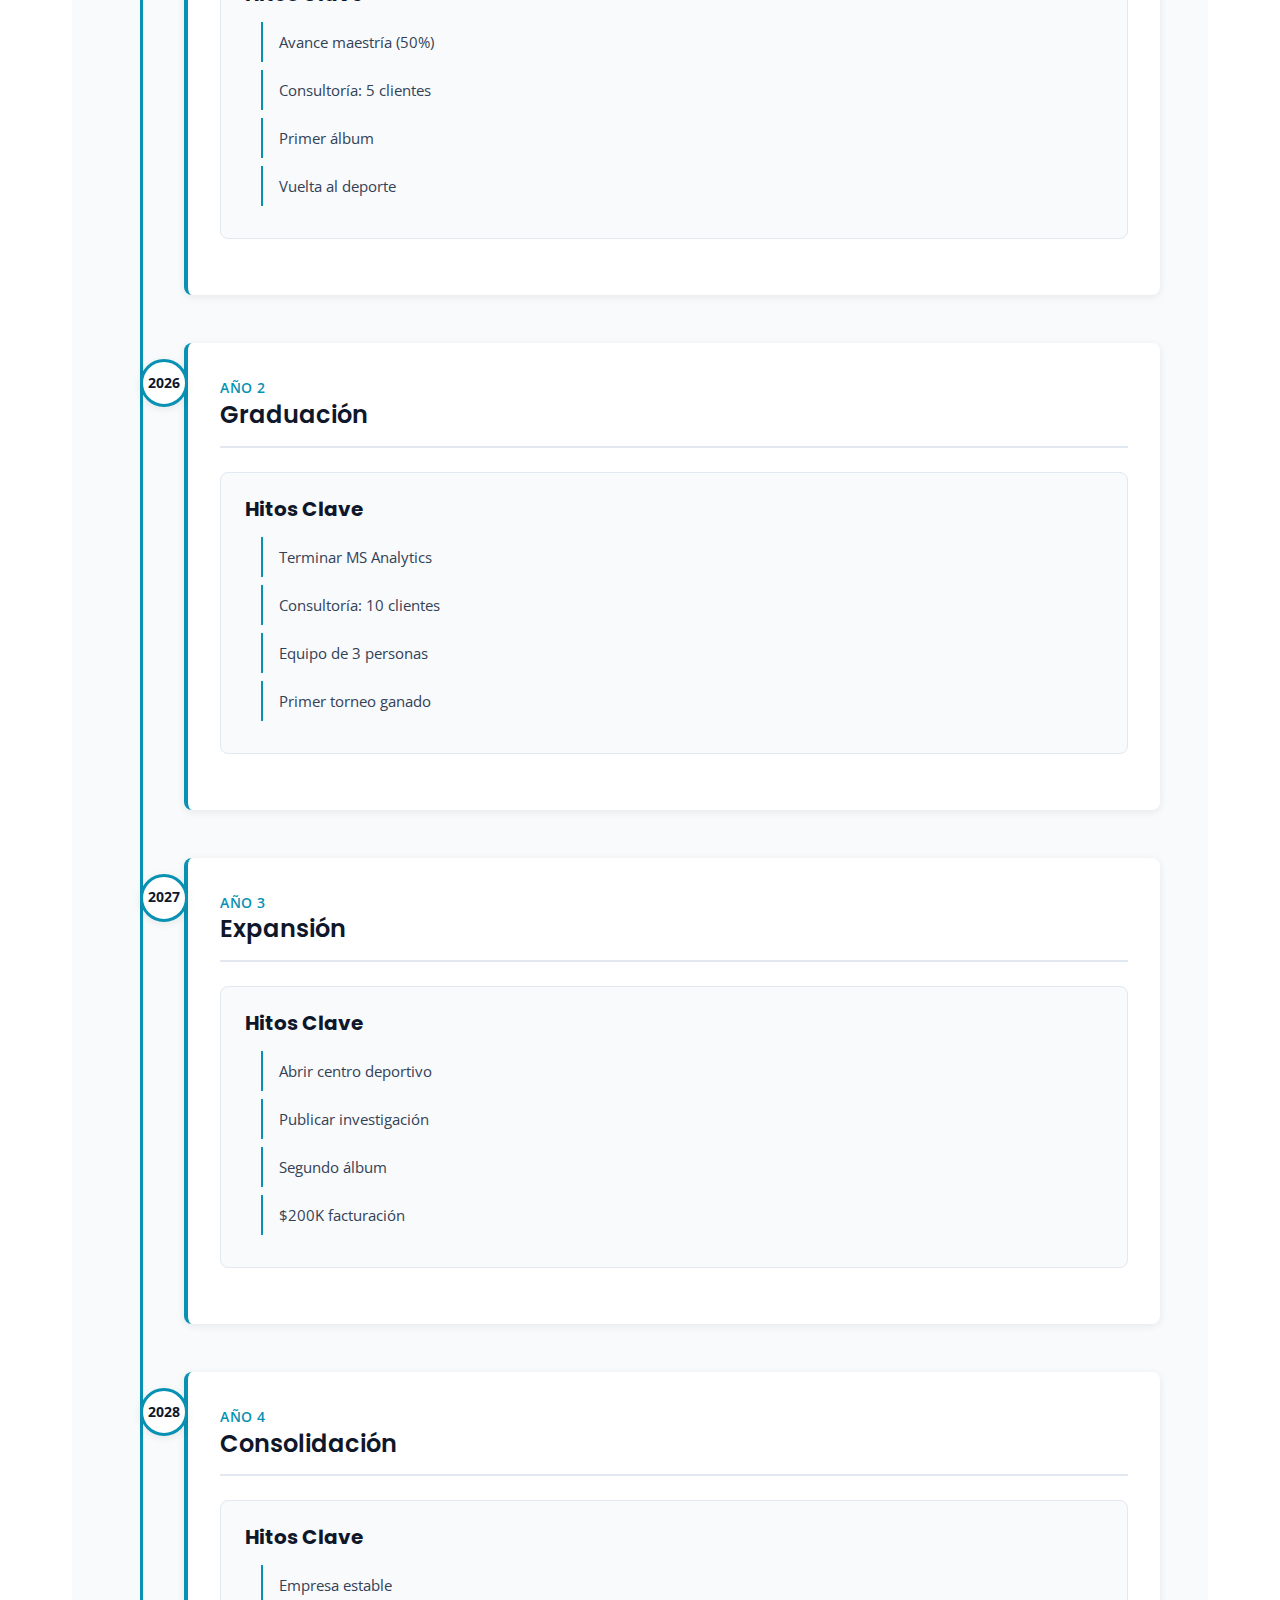
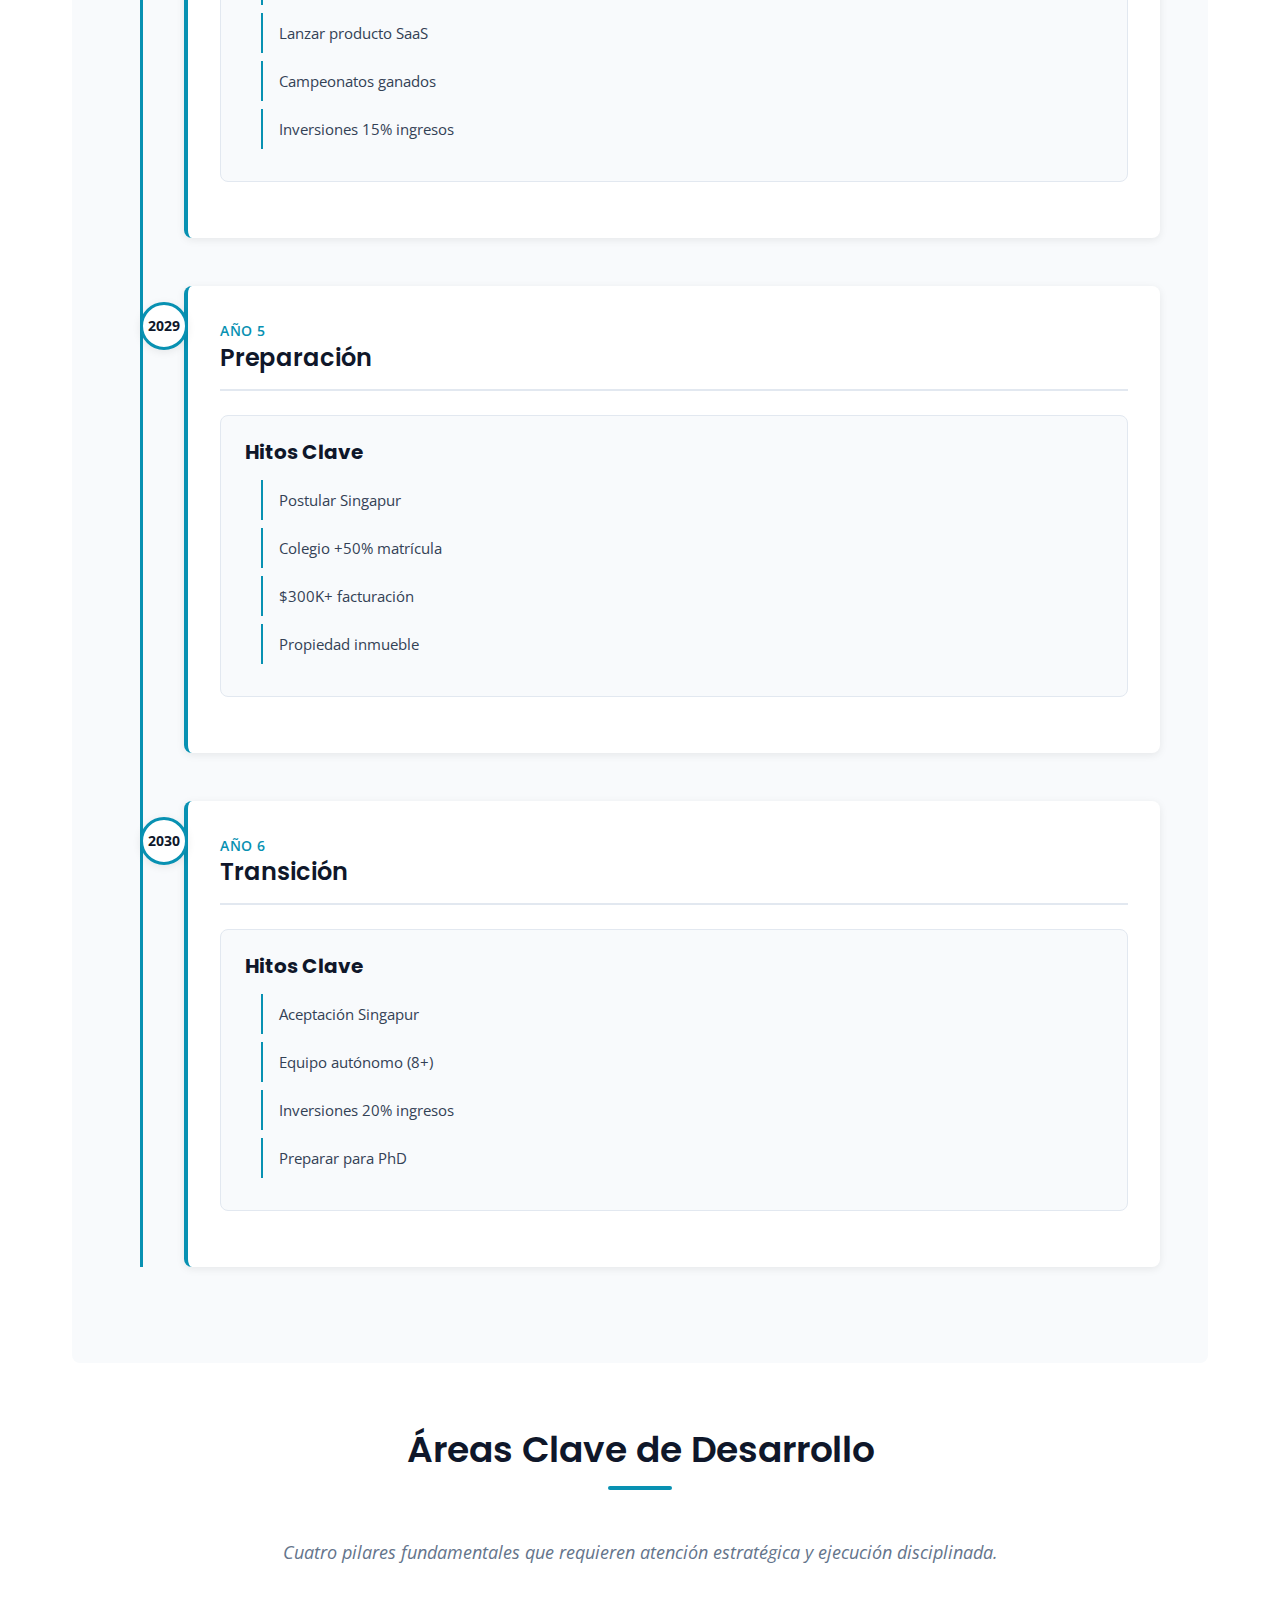
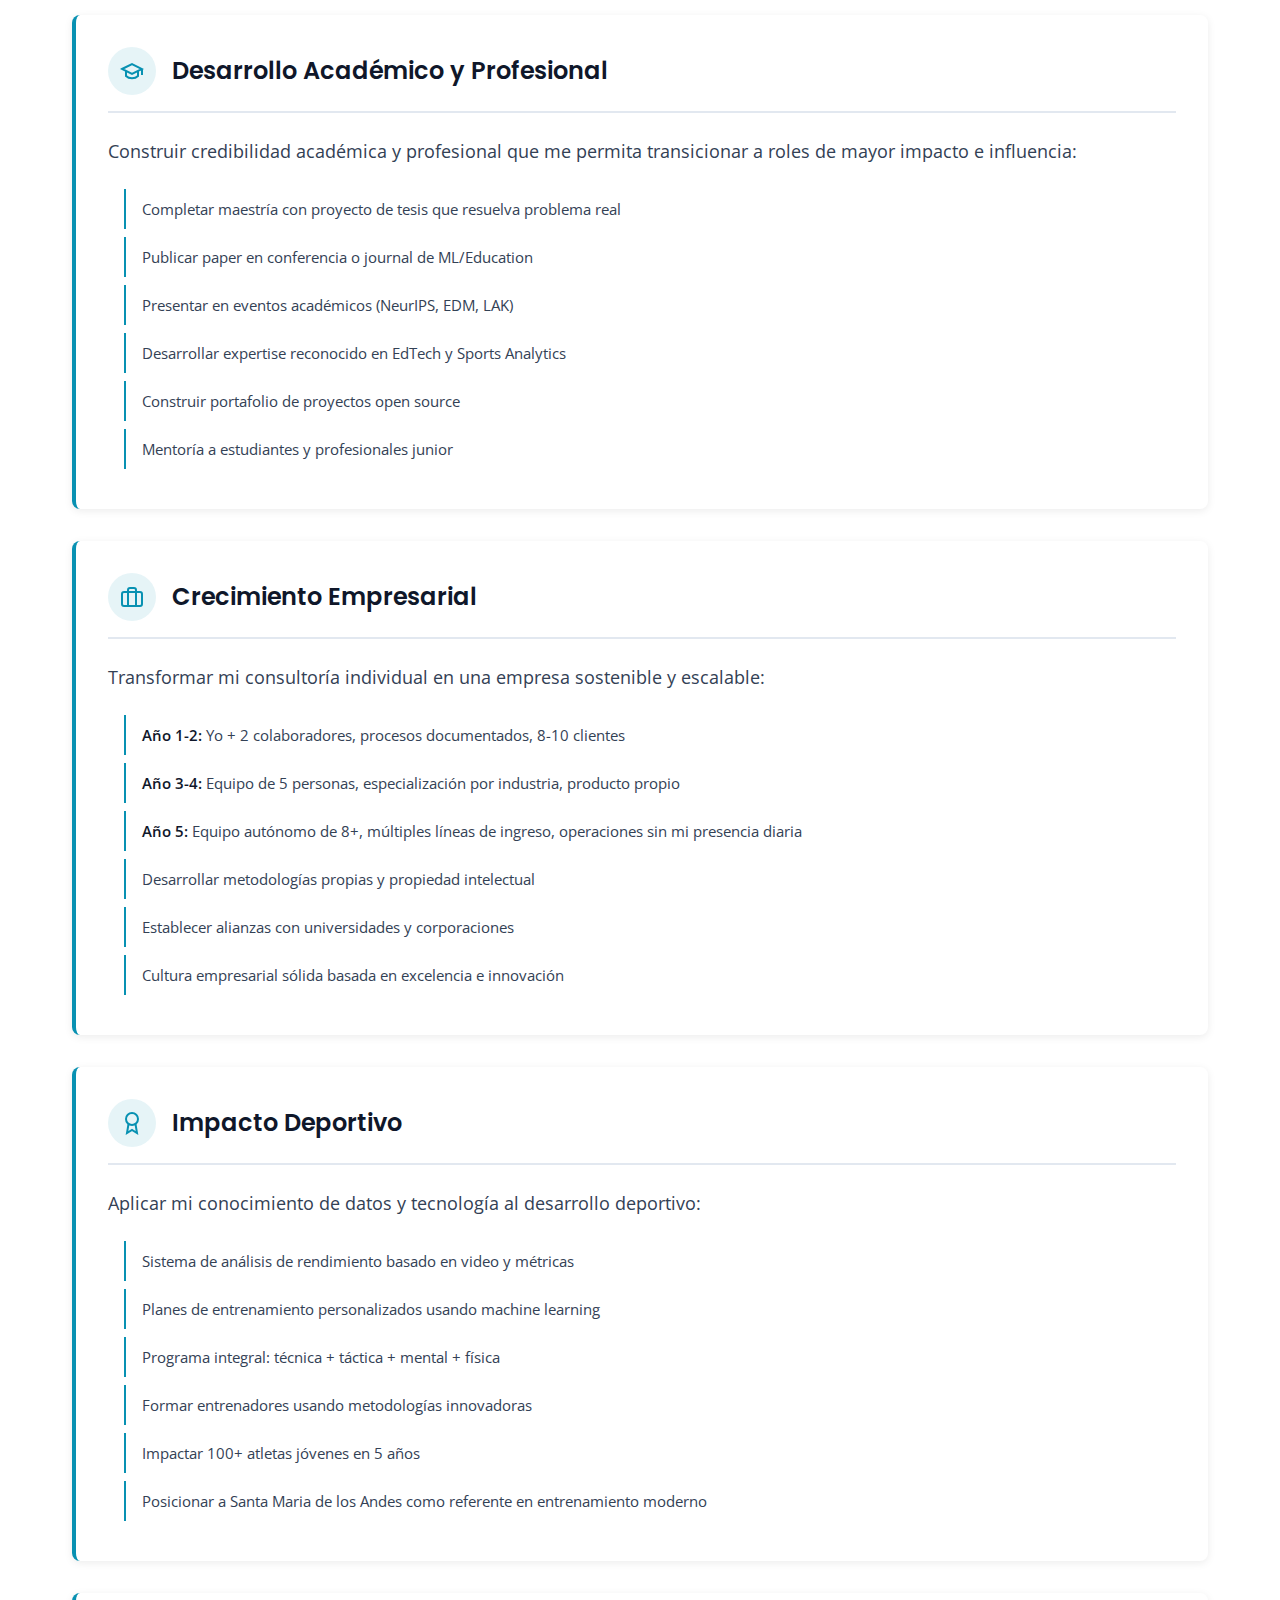
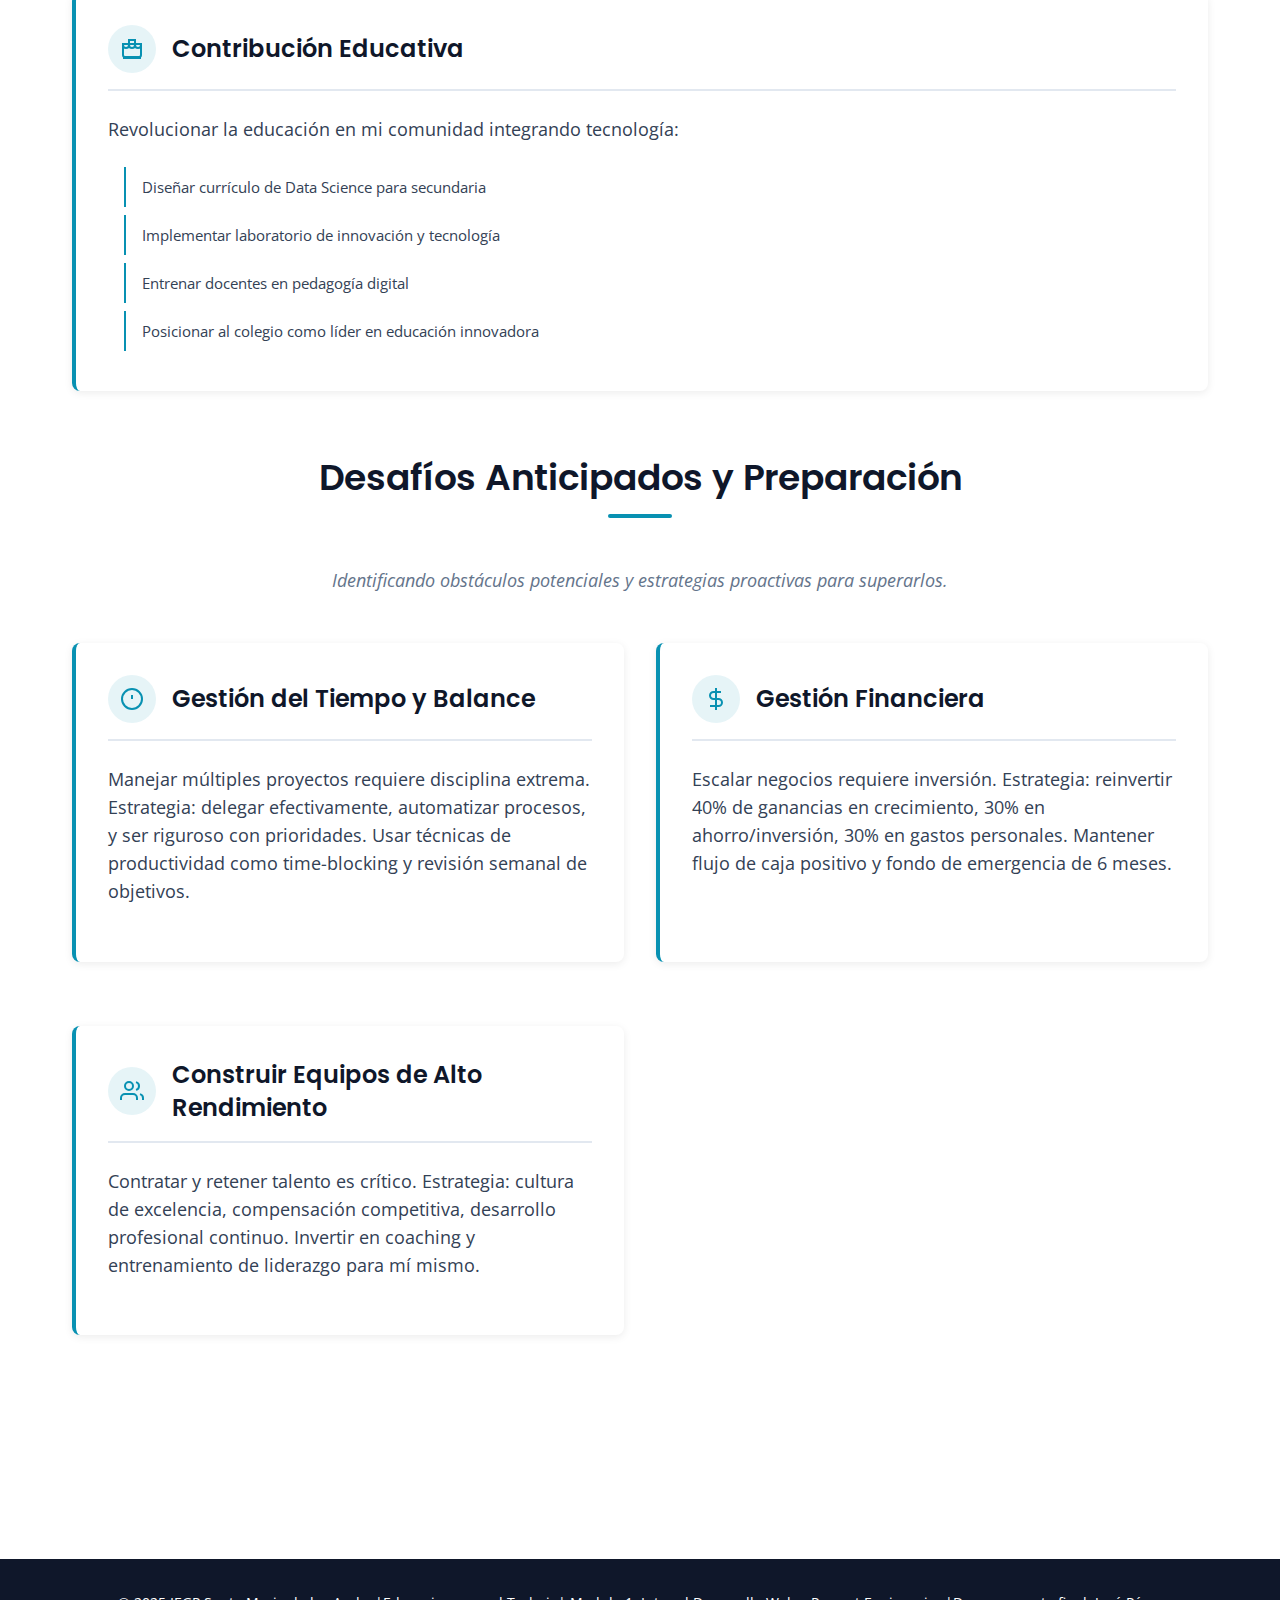
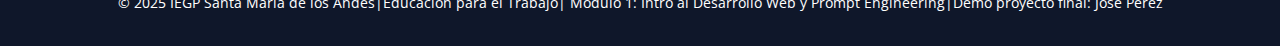
<file: plan-5anos.html>
<!DOCTYPE html>
<html lang="es">
<head>
    <meta charset="UTF-8">
    <meta name="viewport" content="width=device-width, initial-scale=1.0">
    <title>Plan a 5 Años - José Pérez</title>
    <link rel="stylesheet" href="style.css">
    <link rel="stylesheet" href="plan-1ano-professional.css">
</head>
<body>
    <!-- Header & Navigation -->
    <header>
        <nav>
            <div class="nav-brand">Demo proyecto final: José Pérez</div>
            <ul class="nav-menu">
                <li><a href="jose-perez-portfolio.html">Introducción personal</a></li>
                <li><a href="carreras.html">Mis Carreras</a></li>
                <li><a href="plan-1ano.html">Plan 1 Año</a></li>
                <li><a href="plan-5anos.html"class="active">Plan 5 Años</a></li>
                <li><a href="plan-10anos.html">Metas a 10 Años</a></li>
            </ul>
        </nav>
    </header>

    <!-- Main Content -->
    <main>
        <!-- Hero Section -->
        <section class="hero-professional">
            <div class="container">
                <h1 class="hero-title">Plan a 5 Años</h1>
                <p class="hero-subtitle">Visión estratégica 2025-2030 | Consolidación profesional y expansión de proyectos</p>
                <div class="hero-stats-professional">
                    <div class="stat-card-professional">
                        <div class="stat-number-professional">5</div>
                        <div class="stat-label-professional">Años</div>
                    </div>
                    <div class="stat-card-professional">
                        <div class="stat-number-professional">9</div>
                        <div class="stat-label-professional">Objetivos</div>
                    </div>
                    <div class="stat-card-professional">
                        <div class="stat-number-professional">6</div>
                        <div class="stat-label-professional">Hitos</div>
                    </div>
                    <div class="stat-card-professional">
                        <div class="stat-number-professional">100%</div>
                        <div class="stat-label-professional">Compromiso</div>
                    </div>
                </div>
            </div>
        </section>

        <!-- Introduction -->
        <section class="introduction">
            <div class="info-box-professional">
                <h3>Mi Visión para los Próximos 5 Años</h3>
                <p>
                    Los próximos cinco años representan una fase de consolidación y expansión estratégica. Mi objetivo 
                    es completar mi formación académica de posgrado, establecer un negocio exitoso y sostenible, 
                    alcanzar logros significativos en el deporte tanto como jugador y entrenador, y comenzar a prepararme 
                    para estudios doctorales.
                </p>
            </div>
        </section>

        <!-- Main Goals -->
        <section class="goals">
            <h2 class="section-title-professional">Objetivos Principales</h2>
            <p class="section-intro-professional">
                Nueve objetivos estratégicos que guiarán mi desarrollo profesional, académico, deportivo y personal en los próximos cinco años.
            </p>
            
            <div class="cards-grid" style="grid-template-columns: repeat(3, 1fr);">
                <div class="card-professional">
                    <div class="card-header-professional">
                        <div class="icon-circle-professional">
                            <svg width="24" height="24" viewBox="0 0 24 24" fill="none" stroke="currentColor" stroke-width="2">
                                <path d="M22 10v6M2 10l10-5 10 5-10 5z"/>
                                <path d="M6 12v5c3 3 9 3 12 0v-5"/>
                            </svg>
                        </div>
                        <h3 class="card-title-professional">Terminar Mi Maestría</h3>
                    </div>
                    <p class="card-description-professional">
                        Completar exitosamente mi Maestria (2027). 
                        Realizar un proyecto de tesis aplicado que combine machine learning con impacto social. 
                        Graduarme con honores y construir una red profesional sólida de colegas y mentores 
                        en el campo de ciencia de datos.
                    </p>
                </div>

                <div class="card-professional">
                    <div class="card-header-professional">
                        <div class="icon-circle-professional">
                            <svg width="24" height="24" viewBox="0 0 24 24" fill="none" stroke="currentColor" stroke-width="2">
                                <path d="M6 9H4.5a2.5 2.5 0 0 1 0-5H6"/>
                                <path d="M18 9h1.5a2.5 2.5 0 0 0 0-5H18"/>
                                <path d="M4 22h16"/>
                                <path d="M10 14.66V17c0 .55-.47.98-.97 1.21C7.85 18.75 7 20.24 7 22"/>
                                <path d="M14 14.66V17c0 .55.47.98.97 1.21C16.15 18.75 17 20.24 17 22"/>
                                <path d="M18 2H6v7a6 6 0 0 0 12 0V2z"/>
                            </svg>
                        </div>
                        <h3 class="card-title-professional">Ganar Campeonatos en Volleyball</h3>
                    </div>
                    <p class="card-description-professional">
                        Lograr el campeonato tanto como entrenador (con mi equipo) como jugador (en mi categoría) 
                        en torneos regionales o nacionales. Desarrollar un sistema de entrenamiento innovador 
                        que combine análisis de datos con metodologías deportivas tradicionales.
                    </p>
                </div>

                <div class="card-professional">
                    <div class="card-header-professional">
                        <div class="icon-circle-professional">
                            <svg width="24" height="24" viewBox="0 0 24 24" fill="none" stroke="currentColor" stroke-width="2">
                                <rect x="2" y="7" width="20" height="14" rx="2" ry="2"/>
                                <path d="M16 21V5a2 2 0 0 0-2-2h-4a2 2 0 0 0-2 2v16"/>
                            </svg>
                        </div>
                        <h3 class="card-title-professional">Consultoría Exitosa y Sostenible</h3>
                    </div>
                    <p class="card-description-professional">
                        Escalar mi consultoría de digitalización a un equipo de 5-8 profesionales, con cartera 
                        de 15+ clientes. Especializarme en industrias específicas (educación, finanzas, 
                        retail). Meta de facturación anual: 1 millon de soles.
                    </p>
                </div>

                <div class="card-professional">
                    <div class="card-header-professional">
                        <div class="icon-circle-professional">
                            <svg width="24" height="24" viewBox="0 0 24 24" fill="none" stroke="currentColor" stroke-width="2">
                                <path d="M14.7 6.3a1 1 0 0 0 0 1.4l1.6 1.6a1 1 0 0 0 1.4 0l3.77-3.77a6 6 0 0 1-7.94 7.94l-6.91 6.91a2.12 2.12 0 0 1-3-3l6.91-6.91a6 6 0 0 1 7.94-7.94l-3.76 3.76z"/>
                            </svg>
                        </div>
                        <h3 class="card-title-professional">Emprendimiento Deportivo</h3>
                    </div>
                    <p class="card-description-professional">
                        Abrir un centro de entrenamiento deportivo que integre metodologías modernas con tecnología: 
                        análisis de rendimiento con video, planes personalizados basados en datos, y enfoque 
                        holístico (técnica + mental + física). Impactar a jóvenes atletas en su desarrollo integral.
                    </p>
                </div>

                <div class="card-professional">
                    <div class="card-header-professional">
                        <div class="icon-circle-professional">
                            <svg width="24" height="24" viewBox="0 0 24 24" fill="none" stroke="currentColor" stroke-width="2">
                                <path d="M3 21h18"/>
                                <path d="M3 7v1a3 3 0 0 0 6 0V7m0 1a3 3 0 0 0 6 0V7m0 1a3 3 0 0 0 6 0V7"/>
                                <path d="M3 7h18v11a2 2 0 0 1-2 2H5a2 2 0 0 1-2-2V7z"/>
                                <path d="M9 3h6v4H9z"/>
                            </svg>
                        </div>
                        <h3 class="card-title-professional">Crecimiento del Colegio</h3>
                    </div>
                    <p class="card-description-professional">
                        Contribuir significativamente a la expansión del colegio, implementando programas 
                        educativos innovadores que integren tecnología y pedagogía moderna. Desarrollar 
                        currículo de ciencias de datos para secundaria.
                    </p>
                </div>

                <div class="card-professional">
                    <div class="card-header-professional">
                        <div class="icon-circle-professional">
                            <svg width="24" height="24" viewBox="0 0 24 24" fill="none" stroke="currentColor" stroke-width="2">
                                <circle cx="12" cy="12" r="10"/>
                                <line x1="2" y1="12" x2="22" y2="12"/>
                                <path d="M12 2a15.3 15.3 0 0 1 4 10 15.3 15.3 0 0 1-4 10 15.3 15.3 0 0 1-4-10 15.3 15.3 0 0 1 4-10z"/>
                            </svg>
                        </div>
                        <h3 class="card-title-professional">Maestría en Educacion y Neurociencia</h3>
                    </div>
                    <p class="card-description-professional">
                        Postular y ser aceptado en una maestría en Tecnología Educativa y Neurociencia en 
                        universidad top de Singapur (NUS o NTU). Esta segunda maestría me permitirá fusionar 
                        mis intereses en tecnología, datos, educación y ciencias cognitivas.
                    </p>
                </div>

                <div class="card-professional">
                    <div class="card-header-professional">
                        <div class="icon-circle-professional">
                            <svg width="24" height="24" viewBox="0 0 24 24" fill="none" stroke="currentColor" stroke-width="2">
                                <path d="M14 2H6a2 2 0 0 0-2 2v16a2 2 0 0 0 2 2h12a2 2 0 0 0 2-2V8z"/>
                                <polyline points="14 2 14 8 20 8"/>
                                <line x1="16" y1="13" x2="8" y2="13"/>
                                <line x1="16" y1="17" x2="8" y2="17"/>
                                <polyline points="10 9 9 9 8 9"/>
                            </svg>
                        </div>
                        <h3 class="card-title-professional">Investigación Científica</h3>
                    </div>
                    <p class="card-description-professional">
                        Publicar mi primera investigación en una revista académica reconocida, idealmente 
                        sobre la aplicación de machine learning en educación o análisis de rendimiento deportivo. 
                        Presentar en conferencias internacionales y establecer credibilidad académica.
                    </p>
                </div>

                <div class="card-professional">
                    <div class="card-header-professional">
                        <div class="icon-circle-professional">
                            <svg width="24" height="24" viewBox="0 0 24 24" fill="none" stroke="currentColor" stroke-width="2">
                                <path d="M9 18V5l12-2v13"/>
                                <circle cx="6" cy="18" r="3"/>
                                <circle cx="18" cy="16" r="3"/>
                            </svg>
                        </div>
                        <h3 class="card-title-professional">Segundo Álbum Musical</h3>
                    </div>
                    <p class="card-description-professional">
                        Publicar mi segundo álbum, demostrando evolución artística y madurez en producción. 
                        Colaborar con otros artistas. Continuar usando la música como outlet creativo y 
                        equilibrio con mi trabajo analítico y técnico.
                    </p>
                </div>

                <div class="card-professional">
                    <div class="card-header-professional">
                        <div class="icon-circle-professional">
                            <svg width="24" height="24" viewBox="0 0 24 24" fill="none" stroke="currentColor" stroke-width="2">
                                <polyline points="22 12 18 12 15 21 9 3 6 12 2 12"/>
                            </svg>
                        </div>
                        <h3 class="card-title-professional">Estrategia de Inversión</h3>
                    </div>
                    <p class="card-description-professional">
                        Construir un portafolio de inversión diversificado: acciones (índices y growth stocks), 
                        bienes raíces (al menos una propiedad), startups (angel investing en edtech/sportech). 
                        Meta: que inversiones generen 20% de mis ingresos para el año 5.
                    </p>
                </div>
            </div>
        </section>

        <!-- Timeline -->
        <section class="timeline-professional">
            <h2 class="section-title-professional">Timeline Estratégico 2025-2030</h2>
            <p class="section-intro-professional">
                Seis años de crecimiento estratégico marcados por hitos académicos, profesionales y personales.
            </p>
            
            <div class="timeline-progress-professional">
                <div class="progress-segment-professional" style="width: 16.67%;" data-year="2025"></div>
                <div class="progress-segment-professional" style="width: 16.67%;" data-year="2026"></div>
                <div class="progress-segment-professional" style="width: 16.67%;" data-year="2027"></div>
                <div class="progress-segment-professional" style="width: 16.67%;" data-year="2028"></div>
                <div class="progress-segment-professional" style="width: 16.67%;" data-year="2029"></div>
                <div class="progress-segment-professional" style="width: 16.67%;" data-year="2030"></div>
            </div>

            <div class="timeline-vertical-professional">
                <div class="timeline-item-professional">
                    <div class="timeline-marker-professional">
                        <span class="quarter-label-professional">2025</span>
                    </div>
                    <div class="timeline-card-professional">
                        <div class="timeline-header-professional">
                            <span class="timeline-date-professional">Año 1</span>
                            <h3 class="timeline-title-professional">Fundación</h3>
                        </div>
                        <div class="milestone-month-professional">
                            <h4>Hitos Clave</h4>
                            <ul class="milestone-tasks-professional">
                                <li>Avance maestría (50%)</li>
                                <li>Consultoría: 5 clientes</li>
                                <li>Primer álbum</li>
                                <li>Vuelta al deporte</li>
                            </ul>
                        </div>
                    </div>
                </div>

                <div class="timeline-item-professional">
                    <div class="timeline-marker-professional">
                        <span class="quarter-label-professional">2026</span>
                    </div>
                    <div class="timeline-card-professional">
                        <div class="timeline-header-professional">
                            <span class="timeline-date-professional">Año 2</span>
                            <h3 class="timeline-title-professional">Graduación</h3>
                        </div>
                        <div class="milestone-month-professional">
                            <h4>Hitos Clave</h4>
                            <ul class="milestone-tasks-professional">
                                <li>Terminar MS Analytics</li>
                                <li>Consultoría: 10 clientes</li>
                                <li>Equipo de 3 personas</li>
                                <li>Primer torneo ganado</li>
                            </ul>
                        </div>
                    </div>
                </div>

                <div class="timeline-item-professional">
                    <div class="timeline-marker-professional">
                        <span class="quarter-label-professional">2027</span>
                    </div>
                    <div class="timeline-card-professional">
                        <div class="timeline-header-professional">
                            <span class="timeline-date-professional">Año 3</span>
                            <h3 class="timeline-title-professional">Expansión</h3>
                        </div>
                        <div class="milestone-month-professional">
                            <h4>Hitos Clave</h4>
                            <ul class="milestone-tasks-professional">
                                <li>Abrir centro deportivo</li>
                                <li>Publicar investigación</li>
                                <li>Segundo álbum</li>
                                <li>$200K facturación</li>
                            </ul>
                        </div>
                    </div>
                </div>

                <div class="timeline-item-professional">
                    <div class="timeline-marker-professional">
                        <span class="quarter-label-professional">2028</span>
                    </div>
                    <div class="timeline-card-professional">
                        <div class="timeline-header-professional">
                            <span class="timeline-date-professional">Año 4</span>
                            <h3 class="timeline-title-professional">Consolidación</h3>
                        </div>
                        <div class="milestone-month-professional">
                            <h4>Hitos Clave</h4>
                            <ul class="milestone-tasks-professional">
                                <li>Empresa estable</li>
                                <li>Lanzar producto SaaS</li>
                                <li>Campeonatos ganados</li>
                                <li>Inversiones 15% ingresos</li>
                            </ul>
                        </div>
                    </div>
                </div>

                <div class="timeline-item-professional">
                    <div class="timeline-marker-professional">
                        <span class="quarter-label-professional">2029</span>
                    </div>
                    <div class="timeline-card-professional">
                        <div class="timeline-header-professional">
                            <span class="timeline-date-professional">Año 5</span>
                            <h3 class="timeline-title-professional">Preparación</h3>
                        </div>
                        <div class="milestone-month-professional">
                            <h4>Hitos Clave</h4>
                            <ul class="milestone-tasks-professional">
                                <li>Postular Singapur</li>
                                <li>Colegio +50% matrícula</li>
                                <li>$300K+ facturación</li>
                                <li>Propiedad inmueble</li>
                            </ul>
                        </div>
                    </div>
                </div>

                <div class="timeline-item-professional">
                    <div class="timeline-marker-professional">
                        <span class="quarter-label-professional">2030</span>
                    </div>
                    <div class="timeline-card-professional">
                        <div class="timeline-header-professional">
                            <span class="timeline-date-professional">Año 6</span>
                            <h3 class="timeline-title-professional">Transición</h3>
                        </div>
                        <div class="milestone-month-professional">
                            <h4>Hitos Clave</h4>
                            <ul class="milestone-tasks-professional">
                                <li>Aceptación Singapur</li>
                                <li>Equipo autónomo (8+)</li>
                                <li>Inversiones 20% ingresos</li>
                                <li>Preparar para PhD</li>
                            </ul>
                        </div>
                    </div>
                </div>
            </div>
        </section>

        <!-- Key Focus Areas -->
        <section class="focus-areas">
            <h2 class="section-title-professional">Áreas Clave de Desarrollo</h2>
            <p class="section-intro-professional">
                Cuatro pilares fundamentales que requieren atención estratégica y ejecución disciplinada.
            </p>

            <div class="card-professional">
                <div class="card-header-professional">
                    <div class="icon-circle-professional">
                        <svg width="24" height="24" viewBox="0 0 24 24" fill="none" stroke="currentColor" stroke-width="2">
                            <path d="M22 10v6M2 10l10-5 10 5-10 5z"/>
                            <path d="M6 12v5c3 3 9 3 12 0v-5"/>
                        </svg>
                    </div>
                    <h3 class="card-title-professional">Desarrollo Académico y Profesional</h3>
                </div>
                <p class="card-description-professional">
                    Construir credibilidad académica y profesional que me permita transicionar a roles de mayor 
                    impacto e influencia:
                </p>
                <ul class="milestone-tasks-professional">
                    <li>Completar maestría con proyecto de tesis que resuelva problema real</li>
                    <li>Publicar paper en conferencia o journal de ML/Education</li>
                    <li>Presentar en eventos académicos (NeurIPS, EDM, LAK)</li>
                    <li>Desarrollar expertise reconocido en EdTech y Sports Analytics</li>
                    <li>Construir portafolio de proyectos open source</li>
                    <li>Mentoría a estudiantes y profesionales junior</li>
                </ul>
            </div>

            <div class="card-professional">
                <div class="card-header-professional">
                    <div class="icon-circle-professional">
                        <svg width="24" height="24" viewBox="0 0 24 24" fill="none" stroke="currentColor" stroke-width="2">
                            <rect x="2" y="7" width="20" height="14" rx="2" ry="2"/>
                            <path d="M16 21V5a2 2 0 0 0-2-2h-4a2 2 0 0 0-2 2v16"/>
                        </svg>
                    </div>
                    <h3 class="card-title-professional">Crecimiento Empresarial</h3>
                </div>
                <p class="card-description-professional">
                    Transformar mi consultoría individual en una empresa sostenible y escalable:
                </p>
                <ul class="milestone-tasks-professional">
                    <li><strong>Año 1-2:</strong> Yo + 2 colaboradores, procesos documentados, 8-10 clientes</li>
                    <li><strong>Año 3-4:</strong> Equipo de 5 personas, especialización por industria, producto propio</li>
                    <li><strong>Año 5:</strong> Equipo autónomo de 8+, múltiples líneas de ingreso, operaciones sin mi presencia diaria</li>
                    <li>Desarrollar metodologías propias y propiedad intelectual</li>
                    <li>Establecer alianzas con universidades y corporaciones</li>
                    <li>Cultura empresarial sólida basada en excelencia e innovación</li>
                </ul>
            </div>

            <div class="card-professional">
                <div class="card-header-professional">
                    <div class="icon-circle-professional">
                        <svg width="24" height="24" viewBox="0 0 24 24" fill="none" stroke="currentColor" stroke-width="2">
                            <circle cx="12" cy="8" r="6"/>
                            <path d="M15.477 12.89 17 22l-5-3-5 3 1.523-9.11"/>
                        </svg>
                    </div>
                    <h3 class="card-title-professional">Impacto Deportivo</h3>
                </div>
                <p class="card-description-professional">
                    Aplicar mi conocimiento de datos y tecnología al desarrollo deportivo:
                </p>
                <ul class="milestone-tasks-professional">
                    <li>Sistema de análisis de rendimiento basado en video y métricas</li>
                    <li>Planes de entrenamiento personalizados usando machine learning</li>
                    <li>Programa integral: técnica + táctica + mental + física</li>
                    <li>Formar entrenadores usando metodologías innovadoras</li>
                    <li>Impactar 100+ atletas jóvenes en 5 años</li>
                    <li>Posicionar a Santa Maria de los Andes como referente en entrenamiento moderno</li>
                </ul>
            </div>

            <div class="card-professional">
                <div class="card-header-professional">
                    <div class="icon-circle-professional">
                        <svg width="24" height="24" viewBox="0 0 24 24" fill="none" stroke="currentColor" stroke-width="2">
                            <path d="M3 21h18"/>
                            <path d="M3 7v1a3 3 0 0 0 6 0V7m0 1a3 3 0 0 0 6 0V7m0 1a3 3 0 0 0 6 0V7"/>
                            <path d="M3 7h18v11a2 2 0 0 1-2 2H5a2 2 0 0 1-2-2V7z"/>
                            <path d="M9 3h6v4H9z"/>
                        </svg>
                    </div>
                    <h3 class="card-title-professional">Contribución Educativa</h3>
                </div>
                <p class="card-description-professional">
                    Revolucionar la educación en mi comunidad integrando tecnología:
                </p>
                <ul class="milestone-tasks-professional">
                    <li>Diseñar currículo de Data Science para secundaria</li>
                    <li>Implementar laboratorio de innovación y tecnología</li>
                    <li>Entrenar docentes en pedagogía digital</li>
                    <li>Posicionar al colegio como líder en educación innovadora</li>
                </ul>
            </div>
        </section>

        <!-- Challenges & Preparation -->
        <section class="challenges">
            <h2 class="section-title-professional">Desafíos Anticipados y Preparación</h2>
            <p class="section-intro-professional">
                Identificando obstáculos potenciales y estrategias proactivas para superarlos.
            </p>
            
            <div class="cards-grid" style="grid-template-columns: repeat(2, 1fr);">
            <div class="card-professional">
                <div class="card-header-professional">
                    <div class="icon-circle-professional">
                        <svg width="24" height="24" viewBox="0 0 24 24" fill="none" stroke="currentColor" stroke-width="2">
                            <circle cx="12" cy="12" r="10"/>
                            <line x1="12" y1="8" x2="12" y2="12"/>
                            <line x1="12" y1="16" x2="12.01" y2="16"/>
                        </svg>
                    </div>
                    <h3 class="card-title-professional">Gestión del Tiempo y Balance</h3>
                </div>
                <p class="card-description-professional">
                    Manejar múltiples proyectos requiere disciplina extrema. Estrategia: delegar efectivamente, 
                    automatizar procesos, y ser riguroso con prioridades. Usar técnicas de productividad 
                    como time-blocking y revisión semanal de objetivos.
                </p>
            </div>

            <div class="card-professional">
                <div class="card-header-professional">
                    <div class="icon-circle-professional">
                        <svg width="24" height="24" viewBox="0 0 24 24" fill="none" stroke="currentColor" stroke-width="2">
                            <line x1="12" y1="1" x2="12" y2="23"/>
                            <path d="M17 5H9.5a3.5 3.5 0 0 0 0 7h5a3.5 3.5 0 0 1 0 7H6"/>
                        </svg>
                    </div>
                    <h3 class="card-title-professional">Gestión Financiera</h3>
                </div>
                <p class="card-description-professional">
                    Escalar negocios requiere inversión. Estrategia: reinvertir 40% de ganancias en crecimiento, 
                    30% en ahorro/inversión, 30% en gastos personales. Mantener flujo de caja positivo y 
                    fondo de emergencia de 6 meses.
                </p>
            </div>

            <div class="card-professional">
                <div class="card-header-professional">
                    <div class="icon-circle-professional">
                        <svg width="24" height="24" viewBox="0 0 24 24" fill="none" stroke="currentColor" stroke-width="2">
                            <path d="M17 21v-2a4 4 0 0 0-4-4H5a4 4 0 0 0-4 4v2"/>
                            <circle cx="9" cy="7" r="4"/>
                            <path d="M23 21v-2a4 4 0 0 0-3-3.87"/>
                            <path d="M16 3.13a4 4 0 0 1 0 7.75"/>
                        </svg>
                    </div>
                    <h3 class="card-title-professional">Construir Equipos de Alto Rendimiento</h3>
                </div>
                <p class="card-description-professional">
                    Contratar y retener talento es crítico. Estrategia: cultura de excelencia, compensación 
                    competitiva, desarrollo profesional continuo. Invertir en coaching y entrenamiento 
                    de liderazgo para mí mismo.
                </p>
            </div>
            </div>
        </section>
    </main>

    <!-- Footer -->
    <footer>
        <p>&copy; 2025 IEGP Santa Maria de los Andes|Educacion para el Trabajo| 
        Modulo 1: Intro al Desarrollo Web y Prompt Engineering|Demo proyecto final: José Pérez</p>
    </footer>
</body>
</html>
</file>
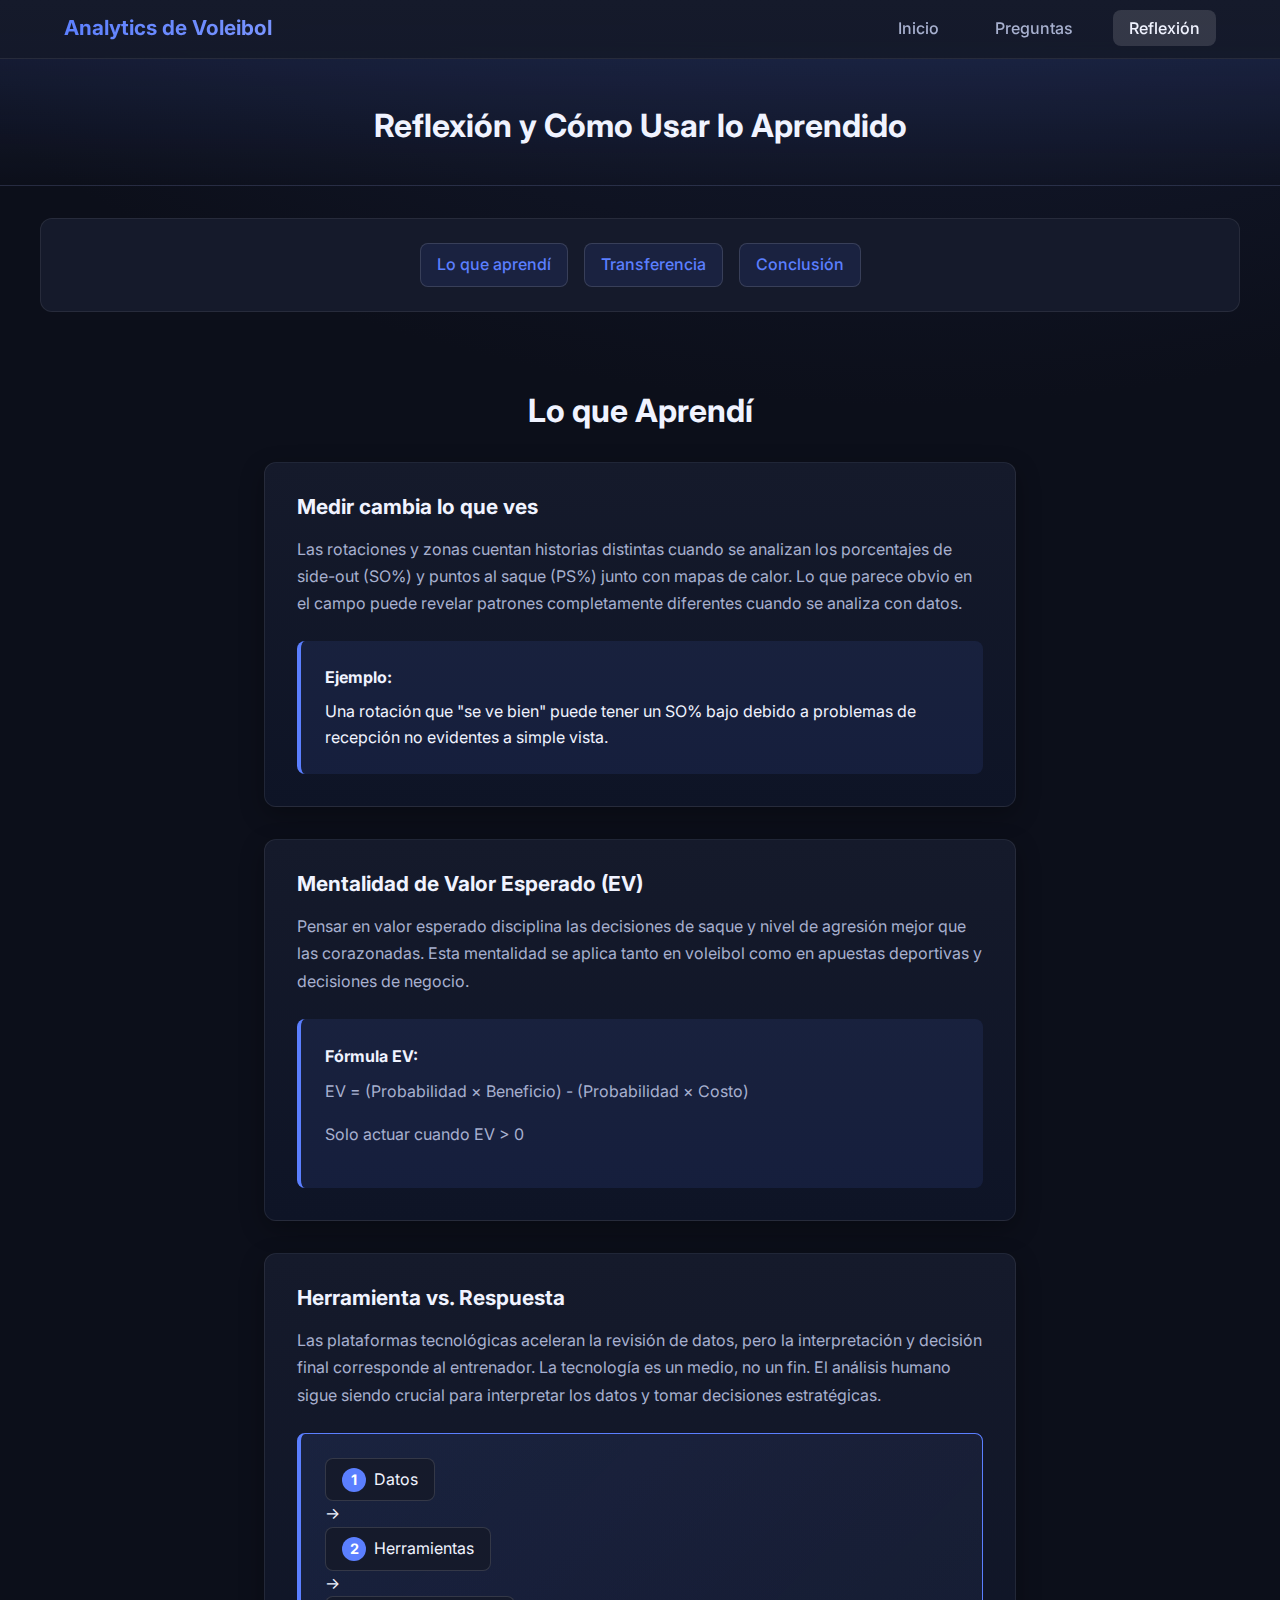
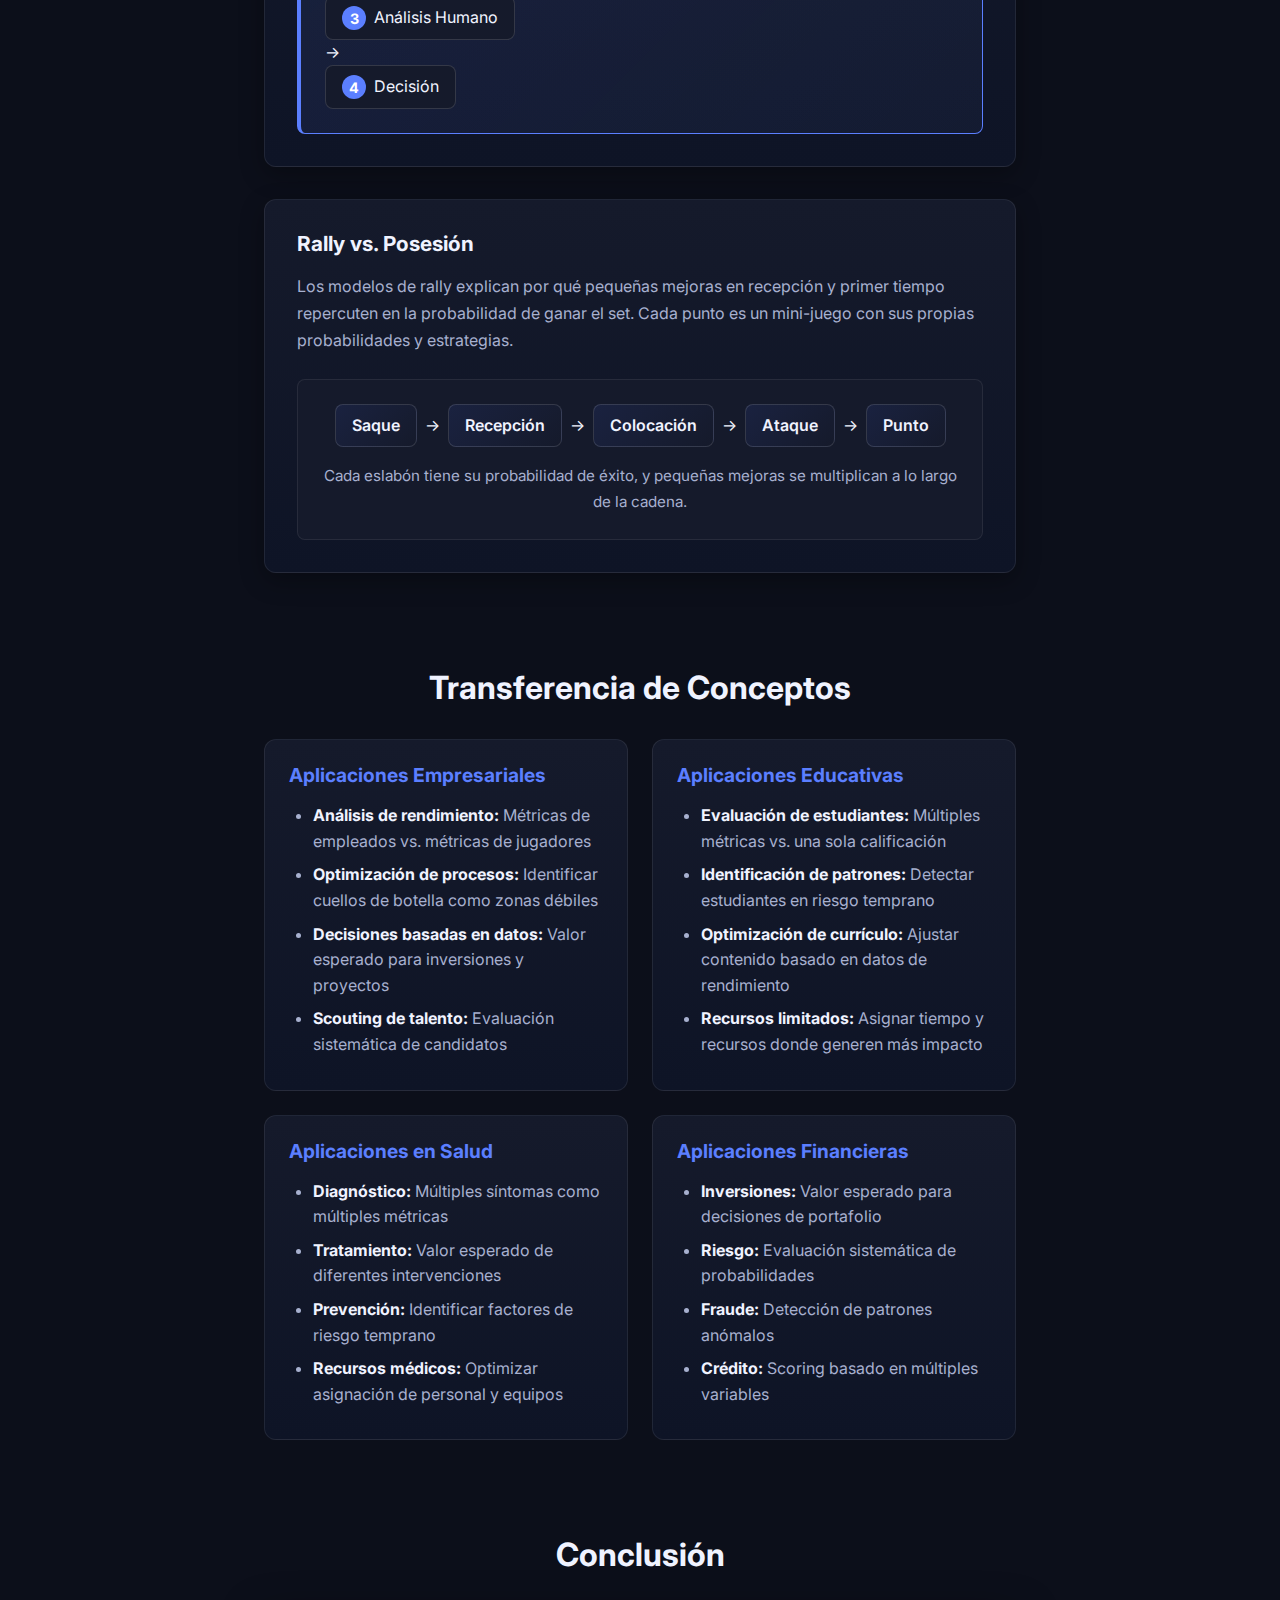
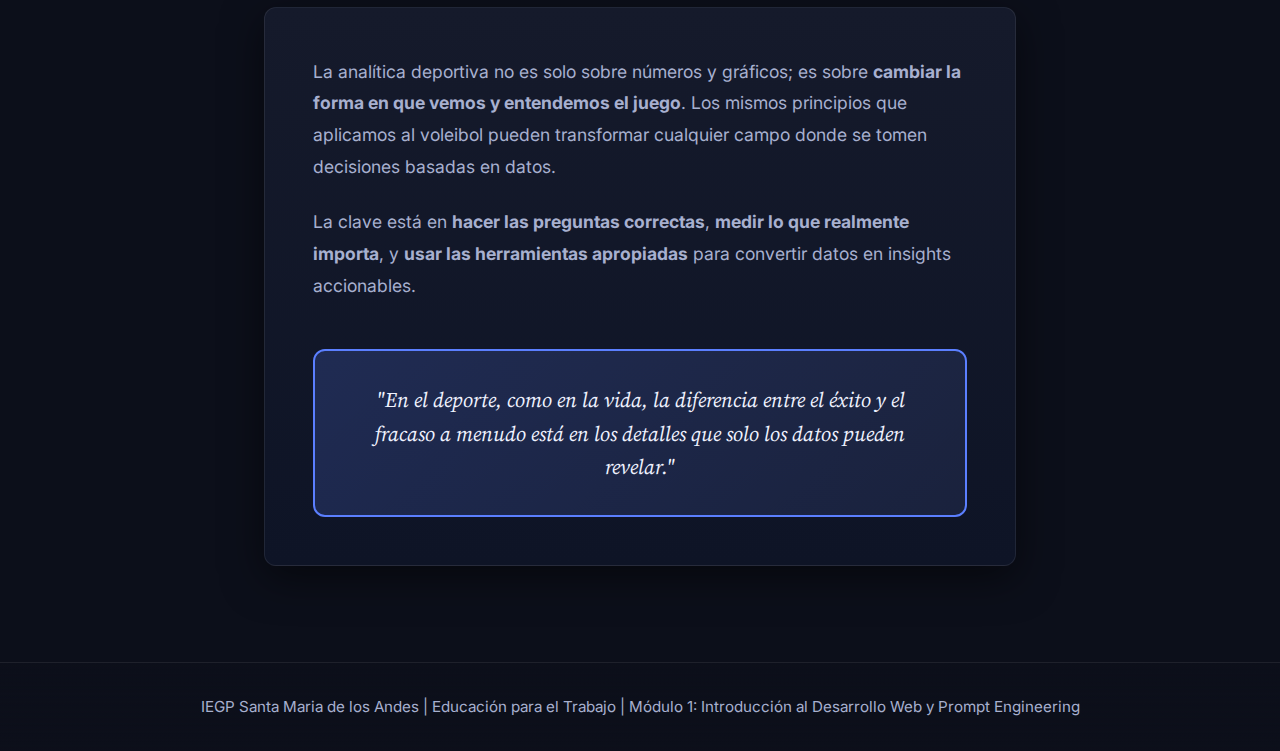
<file: reflection.html>
<!DOCTYPE html>
<html lang="es">
<head>
    <meta charset="UTF-8">
    <meta name="viewport" content="width=device-width, initial-scale=1.0">
    <title>Reflexión y Aprendizaje - Analytics de Voleibol</title>
    <link rel="stylesheet" href="volleyball-analytics-styles.css">
    <meta name="description" content="Reflexión, uso responsable de IA y transferencia de analítica deportiva.">
    <meta property="og:title" content="Reflexión - Analytics de Voleibol">
    <meta property="og:description" content="Aprendizajes, responsabilidad y transferencia de la analítica.">
    <meta property="og:type" content="website">
    <meta property="og:locale" content="es_ES">
    <link rel="preconnect" href="https://fonts.googleapis.com">
    <link rel="preconnect" href="https://fonts.gstatic.com" crossorigin>
    <link href="https://fonts.googleapis.com/css2?family=Inter:wght@400;600;700&family=Source+Serif+Pro:wght@400;600&display=swap" rel="stylesheet">
</head>
<body>
    <header class="main-header">
        <nav class="main-nav">
            <div class="nav-brand">
                <h1>Analytics de Voleibol</h1>
            </div>
            <ul class="nav-links">
                <li><a href="volleyball-analytics-home.html">Inicio</a></li>
                <li><a href="analytics-questions.html">Preguntas</a></li>
                <li><a href="reflection.html" class="active">Reflexión</a></li>
            </ul>
        </nav>
    </header>

    <main class="main-content">
        <section class="page-header">
            <div class="container">
                <h2>Reflexión y Cómo Usar lo Aprendido</h2>
            </div>
        </section>

        <nav class="container toc" aria-label="Tabla de contenidos">
            <div class="cluster">
                <a href="#aprendizajes">Lo que aprendí</a>
                <a href="#transferencia">Transferencia</a>
                <a href="#conclusion">Conclusión</a>
            </div>
        </nav>

        <section class="learning-section" id="aprendizajes">
            <div class="container reading-width">
                <h3>Lo que Aprendí</h3>
                
                <div class="learning-points">
                    <div class="learning-point">
                        <h4>Medir cambia lo que ves</h4>
                        <p>Las rotaciones y zonas cuentan historias distintas cuando se analizan los porcentajes de side-out (SO%) y puntos al saque (PS%) junto con mapas de calor. Lo que parece obvio en el campo puede revelar patrones completamente diferentes cuando se analiza con datos.</p>
                        <div class="example-box">
                            <strong>Ejemplo:</strong> Una rotación que "se ve bien" puede tener un SO% bajo debido a problemas de recepción no evidentes a simple vista.
                        </div>
                    </div>

                    <div class="learning-point">
                        <h4>Mentalidad de Valor Esperado (EV)</h4>
                        <p>Pensar en valor esperado disciplina las decisiones de saque y nivel de agresión mejor que las corazonadas. Esta mentalidad se aplica tanto en voleibol como en apuestas deportivas y decisiones de negocio.</p>
                        <div class="formula-box">
                            <p><strong>Fórmula EV:</strong> EV = (Probabilidad × Beneficio) - (Probabilidad × Costo)</p>
                            <p>Solo actuar cuando EV > 0</p>
                        </div>
                    </div>

                    <div class="learning-point">
                        <h4>Herramienta vs. Respuesta</h4>
                        <p>Las plataformas tecnológicas aceleran la revisión de datos, pero la interpretación y decisión final corresponde al entrenador. La tecnología es un medio, no un fin. El análisis humano sigue siendo crucial para interpretar los datos y tomar decisiones estratégicas.</p>
                        <div class="workflow-box">
                            <div class="workflow-step">
                                <span class="step-number">1</span>
                                <span>Datos</span>
                            </div>
                            <div class="arrow">→</div>
                            <div class="workflow-step">
                                <span class="step-number">2</span>
                                <span>Herramientas</span>
                            </div>
                            <div class="arrow">→</div>
                            <div class="workflow-step">
                                <span class="step-number">3</span>
                                <span>Análisis Humano</span>
                            </div>
                            <div class="arrow">→</div>
                            <div class="workflow-step">
                                <span class="step-number">4</span>
                                <span>Decisión</span>
                            </div>
                        </div>
                    </div>

                    <div class="learning-point">
                        <h4>Rally vs. Posesión</h4>
                        <p>Los modelos de rally explican por qué pequeñas mejoras en recepción y primer tiempo repercuten en la probabilidad de ganar el set. Cada punto es un mini-juego con sus propias probabilidades y estrategias.</p>
                        <div class="rally-visual">
                            <div class="rally-chain">
                                <div class="rally-step">Saque</div>
                                <div class="arrow">→</div>
                                <div class="rally-step">Recepción</div>
                                <div class="arrow">→</div>
                                <div class="rally-step">Colocación</div>
                                <div class="arrow">→</div>
                                <div class="rally-step">Ataque</div>
                                <div class="arrow">→</div>
                                <div class="rally-step">Punto</div>
                            </div>
                            <p class="rally-explanation">Cada eslabón tiene su probabilidad de éxito, y pequeñas mejoras se multiplican a lo largo de la cadena.</p>
                        </div>
                    </div>
                </div>
            </div>
        </section>

        <section class="transfer-section" id="transferencia">
            <div class="container reading-width">
                <h3>Transferencia de Conceptos</h3>
                
                <div class="transfer-grid">
                    <div class="transfer-item">
                        <h4>Aplicaciones Empresariales</h4>
                        <ul>
                            <li><strong>Análisis de rendimiento:</strong> Métricas de empleados vs. métricas de jugadores</li>
                            <li><strong>Optimización de procesos:</strong> Identificar cuellos de botella como zonas débiles</li>
                            <li><strong>Decisiones basadas en datos:</strong> Valor esperado para inversiones y proyectos</li>
                            <li><strong>Scouting de talento:</strong> Evaluación sistemática de candidatos</li>
                        </ul>
                    </div>

                    <div class="transfer-item">
                        <h4>Aplicaciones Educativas</h4>
                        <ul>
                            <li><strong>Evaluación de estudiantes:</strong> Múltiples métricas vs. una sola calificación</li>
                            <li><strong>Identificación de patrones:</strong> Detectar estudiantes en riesgo temprano</li>
                            <li><strong>Optimización de currículo:</strong> Ajustar contenido basado en datos de rendimiento</li>
                            <li><strong>Recursos limitados:</strong> Asignar tiempo y recursos donde generen más impacto</li>
                        </ul>
                    </div>

                    <div class="transfer-item">
                        <h4>Aplicaciones en Salud</h4>
                        <ul>
                            <li><strong>Diagnóstico:</strong> Múltiples síntomas como múltiples métricas</li>
                            <li><strong>Tratamiento:</strong> Valor esperado de diferentes intervenciones</li>
                            <li><strong>Prevención:</strong> Identificar factores de riesgo temprano</li>
                            <li><strong>Recursos médicos:</strong> Optimizar asignación de personal y equipos</li>
                        </ul>
                    </div>

                    <div class="transfer-item">
                        <h4>Aplicaciones Financieras</h4>
                        <ul>
                            <li><strong>Inversiones:</strong> Valor esperado para decisiones de portafolio</li>
                            <li><strong>Riesgo:</strong> Evaluación sistemática de probabilidades</li>
                            <li><strong>Fraude:</strong> Detección de patrones anómalos</li>
                            <li><strong>Crédito:</strong> Scoring basado en múltiples variables</li>
                        </ul>
                    </div>
                </div>
            </div>
        </section>

        <section class="conclusion-section" id="conclusion">
            <div class="container reading-width">
                <h3>Conclusión</h3>
                <div class="conclusion-content">
                    <p>La analítica deportiva no es solo sobre números y gráficos; es sobre <strong>cambiar la forma en que vemos y entendemos el juego</strong>. Los mismos principios que aplicamos al voleibol pueden transformar cualquier campo donde se tomen decisiones basadas en datos.</p>
                    
                    <p>La clave está en <strong>hacer las preguntas correctas</strong>, <strong>medir lo que realmente importa</strong>, y <strong>usar las herramientas apropiadas</strong> para convertir datos en insights accionables.</p>
                    
                    <div class="final-takeaway">
                        <blockquote>
                            "En el deporte, como en la vida, la diferencia entre el éxito y el fracaso a menudo está en los detalles que solo los datos pueden revelar."
                        </blockquote>
                    </div>
                </div>
            </div>
        </section>
    </main>

    <footer class="main-footer">
        <div class="container">
            <p>IEGP Santa Maria de los Andes | Educación para el Trabajo | Módulo 1: Introducción al Desarrollo Web y Prompt Engineering</p>
        </div>
    </footer>
</body>
</html>
</file>
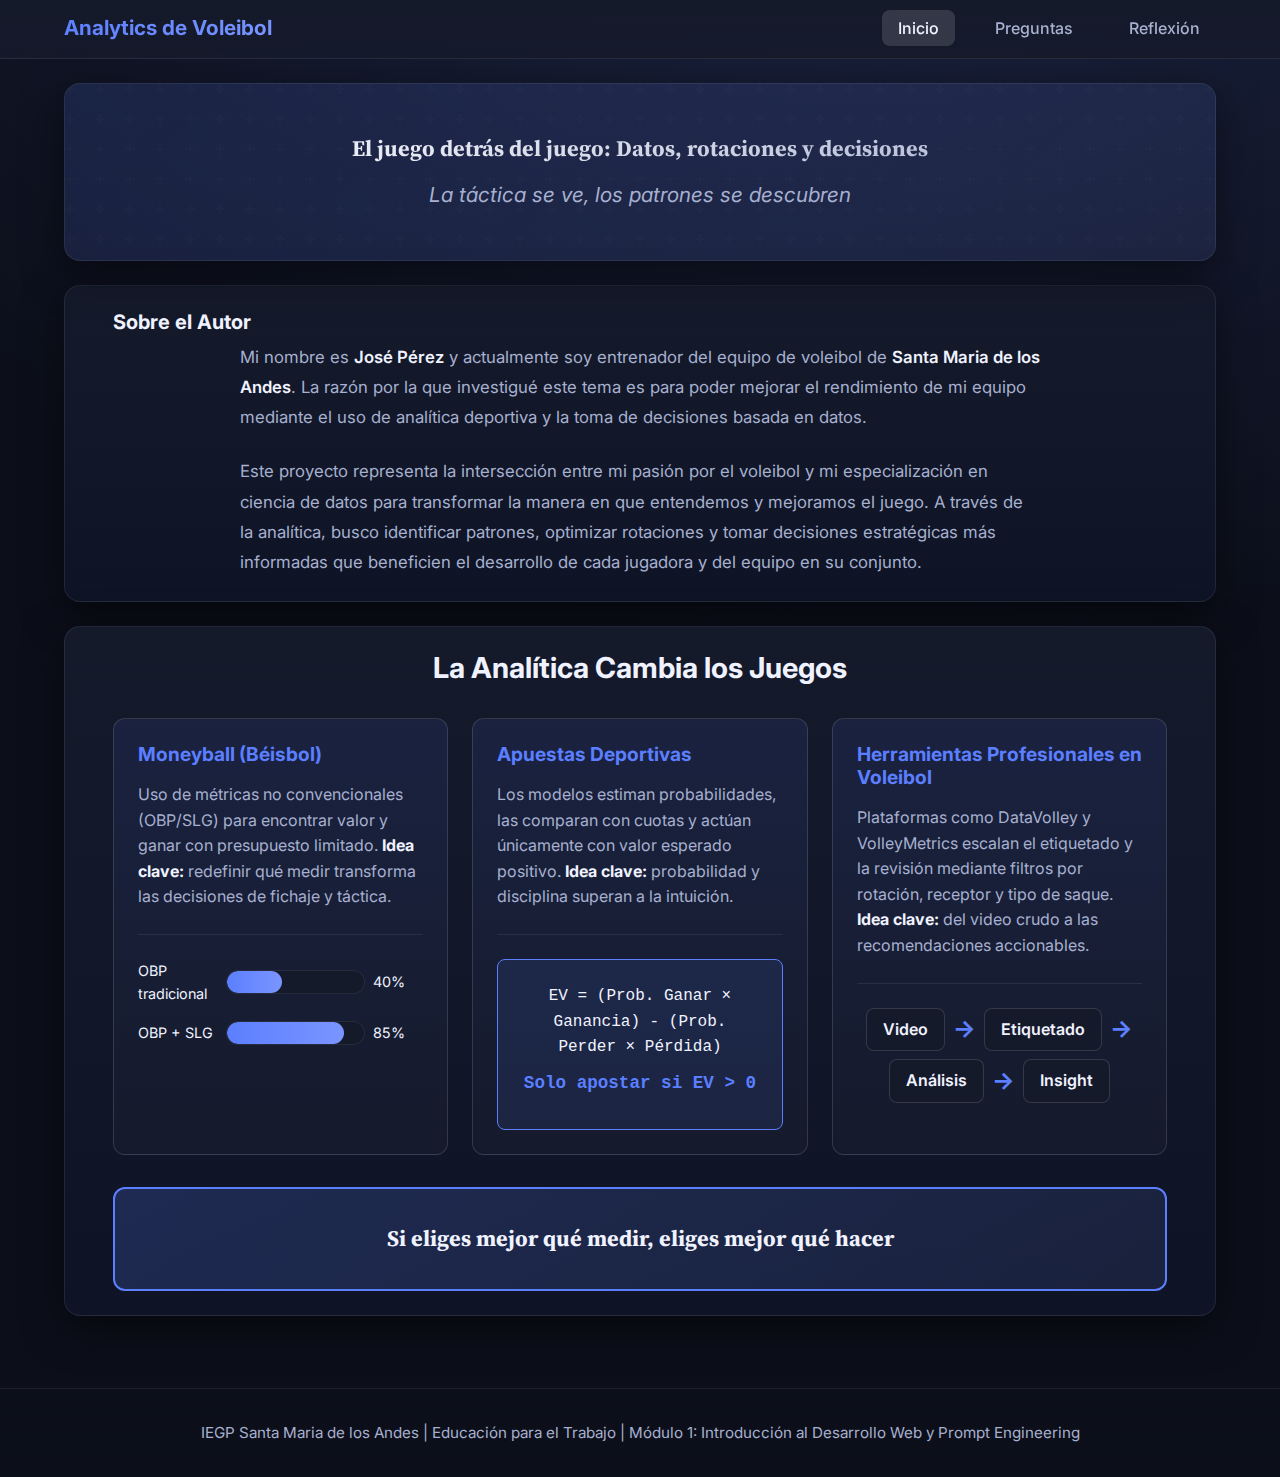
<file: volleyball-analytics-home.html>
<!DOCTYPE html>
<html lang="es">
<head>
    <meta charset="UTF-8">
    <meta name="viewport" content="width=device-width, initial-scale=1.0">
    <title>Analytics de Voleibol - El Juego Detrás del Juego</title>
    <link rel="stylesheet" href="volleyball-analytics-styles.css">
    <meta name="description" content="Analítica de voleibol: rotaciones, saques y decisiones con datos.">
    <meta property="og:title" content="Analytics de Voleibol">
    <meta property="og:description" content="Preguntas clave y workflows con impacto en sets.">
    <meta property="og:type" content="website">
    <meta property="og:locale" content="es_ES">
    <link rel="preconnect" href="https://fonts.googleapis.com">
    <link rel="preconnect" href="https://fonts.gstatic.com" crossorigin>
    <link href="https://fonts.googleapis.com/css2?family=Inter:wght@400;600;700&family=Source+Serif+Pro:wght@400;600&display=swap" rel="stylesheet">
</head>
<body>
    <header class="main-header">
        <nav class="main-nav">
            <div class="nav-brand">
                <h1>Analytics de Voleibol</h1>
            </div>
            <ul class="nav-links">
                <li><a href="volleyball-analytics-home.html" class="active">Inicio</a></li>
                <li><a href="analytics-questions.html">Preguntas</a></li>
                <li><a href="reflection.html">Reflexión</a></li>
            </ul>
        </nav>
    </header>

    <main class="main-content">
        <div class="grid">
        <!-- Hero Section -->
        <section class="hero panel">
            <div class="hero-content">
                <h2 class="hero-title">El juego detrás del juego: Datos, rotaciones y decisiones</h2>
                <p class="hero-subtitle">La táctica se ve, los patrones se descubren</p>
            </div>
        </section>

        <!-- About Section -->
        <section class="panel">
            <div class="container">
                <h3>Sobre el Autor</h3>
                <div class="about-content">
                    <p>Mi nombre es <strong>José Pérez</strong> y actualmente soy entrenador del equipo de voleibol de <strong>Santa Maria de los Andes</strong>.
                     La razón por la que investigué este tema es para poder mejorar el rendimiento de mi equipo mediante el uso de analítica deportiva 
                     y la toma de decisiones basada en datos.</p>
                    <p>Este proyecto representa la intersección entre mi pasión por el voleibol y mi especialización en ciencia de datos para transformar 
                    la manera en que entendemos y mejoramos el juego. A través de la analítica, busco identificar patrones, optimizar rotaciones y tomar decisiones estratégicas más informadas que beneficien el desarrollo de cada jugadora y del equipo en su conjunto.</p>
                </div>
            </div>
        </section>

        <!-- Analytics Tiles Section -->
        <section class="analytics-tiles panel">
            <div class="container">
                <h3>La Analítica Cambia los Juegos</h3>
                
                <div class="tiles-grid">
                    <div class="tile">
                        <h4>Moneyball (Béisbol)</h4>
                        <p>Uso de métricas no convencionales (OBP/SLG) para encontrar valor y ganar con presupuesto limitado. <strong>Idea clave:</strong> redefinir qué medir transforma las decisiones de fichaje y táctica.</p>
                        <div class="tile-visual">
                            <div class="metric-bar">
                                <span>OBP tradicional</span>
                                <div class="bar"><div class="fill" style="width: 40%"></div></div>
                                <span>40%</span>
                            </div>
                            <div class="metric-bar">
                                <span>OBP + SLG</span>
                                <div class="bar"><div class="fill" style="width: 85%"></div></div>
                                <span>85%</span>
                            </div>
                        </div>
                    </div>
                    
                    <div class="tile">
                        <h4>Apuestas Deportivas</h4>
                        <p>Los modelos estiman probabilidades, las comparan con cuotas y actúan únicamente con valor esperado positivo. <strong>Idea clave:</strong> probabilidad y disciplina superan a la intuición.</p>
                        <div class="tile-visual">
                            <div class="ev-formula">
                                <p>EV = (Prob. Ganar × Ganancia) - (Prob. Perder × Pérdida)</p>
                                <p class="formula-result">Solo apostar si EV > 0</p>
                            </div>
                        </div>
                    </div>
                    
                    <div class="tile">
                        <h4>Herramientas Profesionales en Voleibol</h4>
                        <p>Plataformas como DataVolley y VolleyMetrics escalan el etiquetado y la revisión mediante filtros por rotación, receptor y tipo de saque. <strong>Idea clave:</strong> del video crudo a las recomendaciones accionables.</p>
                        <div class="tile-visual">
                            <div class="workflow-steps">
                                <div class="step">Video</div>
                                <div class="arrow">→</div>
                                <div class="step">Etiquetado</div>
                                <div class="arrow">→</div>
                                <div class="step">Análisis</div>
                                <div class="arrow">→</div>
                                <div class="step">Insight</div>
                            </div>
                        </div>
                    </div>
                </div>
                
                <div class="takeaway-banner">
                    <p>Si eliges mejor qué medir, eliges mejor qué hacer</p>
                </div>
            </div>
        </section>
        </div>
    </main>

    <footer class="main-footer">
        <div class="container">
            <p>IEGP Santa Maria de los Andes | Educación para el Trabajo | Módulo 1: Introducción al Desarrollo Web y Prompt Engineering</p>
        </div>
    </footer>

</body>
</html>
</file>
<file: volleyball-analytics-styles.css>
/* ============================================
   VOLLEYBALL ANALYTICS - COMPREHENSIVE STYLES
   ============================================ */

/* CSS Variables / Design Tokens */
:root {
  --bg: #0c0f1a;
  --surface: #151a2b;
  --surface-raised: #1a2240;
  --ink: #f0f3ff;
  --ink-muted: #a7b0cf;
  --ink-dimmed: #7a86ad;
  --border: #ffffff14;
  --border-light: #ffffff22;
  --accent: #5b7fff;
  --accent-hover: #7a95ff;
  
  /* Semantic colors */
  --success: hsl(135 70% 52%);
  --warning: hsl(45 92% 58%);
  --danger: hsl(0 75% 55%);
  
  /* Spacing */
  --space-xs: 0.25rem;
  --space-sm: 0.5rem;
  --space-md: 1rem;
  --space-lg: 1.5rem;
  --space-xl: 2rem;
  --space-2xl: 3rem;
  
  /* Typography */
  --font-sans: 'Inter', system-ui, -apple-system, 'Segoe UI', Roboto, Arial, sans-serif;
  --font-serif: 'Source Serif Pro', Georgia, serif;
  
  /* Transitions */
  --transition-fast: 150ms ease;
  --transition-base: 250ms ease;
}

/* ============================================
   RESET & BASE STYLES
   ============================================ */
*, *::before, *::after {
  box-sizing: border-box;
}

body {
  margin: 0;
  padding: 0;
  font-family: var(--font-sans);
  color: var(--ink);
  background: radial-gradient(1200px 800px at 70% -10%, var(--surface-raised), var(--bg));
  line-height: 1.6;
  min-height: 100vh;
  display: flex;
  flex-direction: column;
}

main {
  flex: 1;
}

h1, h2, h3, h4, h5, h6 {
  line-height: 1.2;
  font-weight: 700;
}

h1 { font-size: 2rem; margin: 0 0 var(--space-sm); }
h2 { font-size: 1.5rem; margin: 0 0 var(--space-md); }
h3 { font-size: 1.25rem; margin: 0 0 var(--space-sm); }
h4 { font-size: 1.1rem; margin: 0 0 var(--space-sm); }

p {
  margin: 0 0 var(--space-md);
}

a {
  color: var(--accent);
  text-decoration: none;
  transition: color var(--transition-fast);
}

a:hover {
  color: var(--accent-hover);
}

code {
  background: var(--surface);
  padding: 0.2em 0.4em;
  border-radius: 4px;
  font-size: 0.9em;
  color: var(--accent);
}

ul, ol {
  margin: 0;
  padding-left: 1.5rem;
}

/* ============================================
   NAVIGATION
   ============================================ */
.main-header {
  background: linear-gradient(180deg, var(--surface), rgba(21, 26, 43, 0.95));
  border-bottom: 1px solid var(--border);
  position: sticky;
  top: 0;
  z-index: 100;
  backdrop-filter: blur(10px);
}

.main-nav {
  max-width: 1200px;
  margin: 0 auto;
  padding: var(--space-md) var(--space-lg);
  display: flex;
  justify-content: space-between;
  align-items: center;
  gap: var(--space-lg);
}

.nav-brand h1 {
  font-size: 1.3rem;
  margin: 0;
  font-weight: 700;
  color: var(--ink);
  background: linear-gradient(135deg, #5b7fff, #7a95ff);
  -webkit-background-clip: text;
  -webkit-text-fill-color: transparent;
  background-clip: text;
}

.nav-links {
  display: flex;
  list-style: none;
  gap: var(--space-lg);
  margin: 0;
  padding: 0;
}

.nav-links a {
  color: var(--ink-muted);
  font-weight: 500;
  padding: var(--space-sm) var(--space-md);
  border-radius: 8px;
  transition: all var(--transition-fast);
}

.nav-links a:hover {
  color: var(--ink);
  background: var(--border);
}

.nav-links a.active {
  color: var(--ink);
  background: var(--border-light);
}

@media (max-width: 768px) {
  .main-nav {
    flex-direction: column;
    gap: var(--space-md);
    text-align: center;
  }
  
  .nav-links {
    flex-wrap: wrap;
    justify-content: center;
    gap: var(--space-sm);
  }
}

/* ============================================
   LAYOUT UTILITIES
   ============================================ */
.container {
  max-width: 1200px;
  margin: 0 auto;
  padding: 0 var(--space-lg);
}

.reading-width {
  max-width: 800px;
}

.grid {
  display: grid;
  gap: var(--space-lg);
  padding: var(--space-lg);
  max-width: 1200px;
  margin: 0 auto;
}

/* ============================================
   PAGE HEADERS
   ============================================ */
.page-header {
  padding: var(--space-2xl) var(--space-lg) var(--space-xl);
  text-align: center;
  background: linear-gradient(180deg, rgba(91, 127, 255, 0.1), transparent);
  border-bottom: 1px solid var(--border);
}

.page-header h2 {
  font-size: 2rem;
  margin: 0 0 var(--space-sm);
  color: var(--ink);
}

.page-header .subtitle {
  color: var(--ink-muted);
  font-size: 1.1rem;
  margin: 0 auto;
  max-width: 70ch;
}

/* ============================================
   PANELS & CARDS
   ============================================ */
.panel {
  background: linear-gradient(180deg, var(--surface), #0e1426);
  border: 1px solid var(--border);
  border-radius: 16px;
  padding: var(--space-lg);
  box-shadow: 0 12px 40px rgba(0, 0, 0, 0.5);
  transition: transform var(--transition-base), box-shadow var(--transition-base);
}

.panel:hover {
  transform: translateY(-2px);
  box-shadow: 0 16px 48px rgba(0, 0, 0, 0.6);
}

.panel h2 {
  margin: var(--space-xs) 0 var(--space-md);
  font-size: 1.4rem;
}

.panel .note {
  color: var(--ink-muted);
  margin-top: var(--space-sm);
  font-size: 0.95rem;
}

.two-col {
  display: grid;
  grid-template-columns: 1fr 1fr;
  gap: var(--space-lg);
}

@media (max-width: 960px) {
  .two-col {
    grid-template-columns: 1fr;
  }
}

/* ============================================
   HERO SECTION
   ============================================ */
.hero {
  text-align: center;
  padding: var(--space-2xl);
  background: linear-gradient(135deg, rgba(91, 127, 255, 0.15), rgba(122, 149, 255, 0.1));
  position: relative;
  overflow: hidden;
}

.hero::before {
  content: '';
  position: absolute;
  top: 0;
  left: 0;
  right: 0;
  bottom: 0;
  background: url("data:image/svg+xml,%3Csvg width='60' height='60' viewBox='0 0 60 60' xmlns='http://www.w3.org/2000/svg'%3E%3Cg fill='none' fill-rule='evenodd'%3E%3Cg fill='%23ffffff' fill-opacity='0.05'%3E%3Cpath d='M36 34v-4h-2v4h-4v2h4v4h2v-4h4v-2h-4zm0-30V0h-2v4h-4v2h4v4h2V6h4V4h-4zM6 34v-4H4v4H0v2h4v4h2v-4h4v-2H6zM6 4V0H4v4H0v2h4v4h2V6h4V4H6z'/%3E%3C/g%3E%3C/g%3E%3C/svg%3E");
  opacity: 0.3;
  z-index: 0;
}

.hero-content {
  position: relative;
  z-index: 1;
}

.hero-title {
  font-size: 2.5rem;
  margin: 0 0 var(--space-md);
  font-family: var(--font-serif);
  background: linear-gradient(135deg, #fff, #a7b0cf);
  -webkit-background-clip: text;
  -webkit-text-fill-color: transparent;
  background-clip: text;
}

.hero-subtitle {
  font-size: 1.3rem;
  color: var(--ink-muted);
  font-style: italic;
  margin: 0;
}

@media (max-width: 768px) {
  .hero-title {
    font-size: 1.8rem;
  }
  .hero-subtitle {
    font-size: 1.1rem;
  }
}

/* ============================================
   ABOUT SECTION
   ============================================ */
.about-content {
  max-width: 800px;
  margin: 0 auto;
}

.about-content p {
  color: var(--ink-muted);
  font-size: 1.05rem;
  line-height: 1.8;
  margin-bottom: var(--space-lg);
}

.about-content p:last-child {
  margin-bottom: 0;
}

.about-content strong {
  color: var(--ink);
  font-weight: 600;
}

/* ============================================
   ANALYTICS TILES
   ============================================ */
.analytics-tiles h3 {
  text-align: center;
  font-size: 1.8rem;
  margin-bottom: var(--space-xl);
  color: var(--ink);
}

.tiles-grid {
  display: grid;
  grid-template-columns: repeat(auto-fit, minmax(300px, 1fr));
  gap: var(--space-lg);
  margin-bottom: var(--space-xl);
}

.tile {
  background: linear-gradient(180deg, #1a2240, #151a2b);
  border: 1px solid var(--border-light);
  border-radius: 12px;
  padding: var(--space-lg);
  transition: all var(--transition-base);
}

.tile:hover {
  transform: translateY(-4px);
  border-color: var(--accent);
  box-shadow: 0 8px 24px rgba(91, 127, 255, 0.2);
}

.tile h4 {
  color: var(--accent);
  margin-bottom: var(--space-md);
  font-size: 1.2rem;
}

.tile p {
  color: var(--ink-muted);
  margin-bottom: var(--space-md);
  line-height: 1.6;
}

.tile strong {
  color: var(--ink);
}

/* Tile Visual Elements */
.tile-visual {
  margin-top: var(--space-lg);
  padding-top: var(--space-lg);
  border-top: 1px solid var(--border);
}

.metric-bar {
  display: grid;
  grid-template-columns: 80px 1fr 50px;
  align-items: center;
  gap: var(--space-sm);
  margin-bottom: var(--space-md);
  font-size: 0.9rem;
}

.metric-bar:last-child {
  margin-bottom: 0;
}

.metric-bar .bar {
  background: var(--surface);
  height: 24px;
  border-radius: 12px;
  overflow: hidden;
  border: 1px solid var(--border);
}

.metric-bar .fill {
  height: 100%;
  background: linear-gradient(90deg, var(--accent), var(--accent-hover));
  border-radius: 12px;
  transition: width var(--transition-base);
}

.ev-formula {
  text-align: center;
  padding: var(--space-lg);
  background: rgba(91, 127, 255, 0.1);
  border-radius: 8px;
  border: 1px solid var(--accent);
}

.ev-formula p {
  margin: 0 0 var(--space-sm);
  font-family: 'Courier New', monospace;
  color: var(--ink);
}

.formula-result {
  font-weight: 700;
  color: var(--accent) !important;
  font-size: 1.1rem;
}

.workflow-steps {
  display: flex;
  align-items: center;
  justify-content: center;
  gap: var(--space-sm);
  flex-wrap: wrap;
}

.workflow-steps .step {
  background: var(--surface);
  padding: var(--space-sm) var(--space-md);
  border-radius: 8px;
  border: 1px solid var(--border-light);
  font-weight: 600;
  color: var(--ink);
}

.workflow-steps .arrow {
  color: var(--accent);
  font-size: 1.5rem;
  font-weight: 700;
}

.takeaway-banner {
  text-align: center;
  padding: var(--space-xl);
  background: linear-gradient(135deg, rgba(91, 127, 255, 0.2), rgba(122, 149, 255, 0.1));
  border-radius: 12px;
  border: 2px solid var(--accent);
  margin-top: var(--space-xl);
}

.takeaway-banner p {
  font-size: 1.4rem;
  font-weight: 700;
  margin: 0;
  font-family: var(--font-serif);
  color: var(--ink);
}

/* ============================================
   REFLECTION PAGE STYLES
   ============================================ */
.toc {
  margin: var(--space-xl) auto;
  padding: var(--space-lg);
  background: var(--surface);
  border: 1px solid var(--border);
  border-radius: 12px;
}

.cluster {
  display: flex;
  flex-wrap: wrap;
  gap: var(--space-md);
  justify-content: center;
}

.cluster a {
  padding: var(--space-sm) var(--space-md);
  background: var(--surface-raised);
  border: 1px solid var(--border-light);
  border-radius: 8px;
  font-weight: 500;
  transition: all var(--transition-fast);
}

.cluster a:hover {
  background: var(--accent);
  color: white;
  transform: translateY(-2px);
}

/* Learning Section */
.learning-section,
.responsible-ai-section,
.transfer-section,
.conclusion-section {
  padding: var(--space-2xl) var(--space-lg);
}

.learning-section h3,
.responsible-ai-section h3,
.transfer-section h3,
.conclusion-section h3 {
  font-size: 2rem;
  text-align: center;
  margin-bottom: var(--space-xl);
  color: var(--ink);
}

.learning-points {
  display: grid;
  gap: var(--space-xl);
}

.learning-point {
  background: linear-gradient(180deg, var(--surface), #0e1426);
  border: 1px solid var(--border);
  border-radius: 12px;
  padding: var(--space-xl);
  box-shadow: 0 8px 24px rgba(0, 0, 0, 0.3);
}

.learning-point h4 {
  font-size: 1.3rem;
  margin-bottom: var(--space-md);
  color: var(--ink);
}

.learning-point p {
  color: var(--ink-muted);
  line-height: 1.7;
}

.example-box,
.formula-box,
.workflow-box {
  margin-top: var(--space-lg);
  padding: var(--space-lg);
  background: rgba(91, 127, 255, 0.1);
  border-left: 4px solid var(--accent);
  border-radius: 8px;
}

.example-box strong,
.formula-box strong {
  color: var(--ink);
  display: block;
  margin-bottom: var(--space-sm);
}

.workflow-box {
  background: linear-gradient(135deg, rgba(91, 127, 255, 0.1), rgba(122, 149, 255, 0.05));
  border: 1px solid var(--accent);
  border-left-width: 4px;
}

.workflow-step {
  display: inline-flex;
  align-items: center;
  gap: var(--space-sm);
  background: var(--surface);
  padding: var(--space-sm) var(--space-md);
  border-radius: 8px;
  border: 1px solid var(--border-light);
}

.step-number {
  display: inline-flex;
  align-items: center;
  justify-content: center;
  width: 24px;
  height: 24px;
  background: var(--accent);
  color: white;
  border-radius: 50%;
  font-weight: 700;
  font-size: 0.9rem;
}

.rally-visual {
  margin-top: var(--space-lg);
  padding: var(--space-lg);
  background: var(--surface);
  border-radius: 8px;
  border: 1px solid var(--border);
}

.rally-chain {
  display: flex;
  align-items: center;
  justify-content: center;
  gap: var(--space-sm);
  flex-wrap: wrap;
  margin-bottom: var(--space-md);
}

.rally-step {
  background: linear-gradient(135deg, var(--surface-raised), var(--surface));
  padding: var(--space-sm) var(--space-md);
  border-radius: 8px;
  border: 1px solid var(--border-light);
  font-weight: 600;
  color: var(--ink);
}

.rally-explanation {
  color: var(--ink-muted);
  font-size: 0.95rem;
  text-align: center;
  margin: 0;
}

/* AI Guidelines */
.ai-guidelines {
  display: grid;
  gap: var(--space-lg);
}

.guideline {
  background: linear-gradient(180deg, var(--surface), #0e1426);
  border: 1px solid var(--border);
  border-radius: 12px;
  padding: var(--space-xl);
  border-left: 4px solid var(--accent);
}

.guideline h4 {
  font-size: 1.2rem;
  color: var(--ink);
  margin-bottom: var(--space-md);
}

.guideline p {
  color: var(--ink-muted);
  line-height: 1.7;
  margin: 0;
}

/* Transfer Grid */
.transfer-grid {
  display: grid;
  grid-template-columns: repeat(auto-fit, minmax(280px, 1fr));
  gap: var(--space-lg);
}

.transfer-item {
  background: linear-gradient(180deg, var(--surface), #0e1426);
  border: 1px solid var(--border);
  border-radius: 12px;
  padding: var(--space-lg);
  transition: all var(--transition-base);
}

.transfer-item:hover {
  transform: translateY(-4px);
  border-color: var(--accent);
  box-shadow: 0 8px 24px rgba(91, 127, 255, 0.2);
}

.transfer-item h4 {
  font-size: 1.2rem;
  color: var(--accent);
  margin-bottom: var(--space-md);
}

.transfer-item ul {
  margin: 0;
  padding-left: var(--space-lg);
  color: var(--ink-muted);
}

.transfer-item li {
  margin-bottom: var(--space-sm);
  line-height: 1.6;
}

.transfer-item li strong {
  color: var(--ink);
}

/* Conclusion */
.conclusion-content {
  background: linear-gradient(180deg, var(--surface), #0e1426);
  border: 1px solid var(--border);
  border-radius: 12px;
  padding: var(--space-2xl);
  box-shadow: 0 12px 40px rgba(0, 0, 0, 0.5);
}

.conclusion-content p {
  color: var(--ink-muted);
  font-size: 1.1rem;
  line-height: 1.8;
  margin-bottom: var(--space-lg);
}

.final-takeaway {
  margin-top: var(--space-2xl);
  padding: var(--space-xl);
  background: linear-gradient(135deg, rgba(91, 127, 255, 0.2), rgba(122, 149, 255, 0.1));
  border-radius: 12px;
  border: 2px solid var(--accent);
}

.final-takeaway blockquote {
  margin: 0;
  padding: 0;
  font-size: 1.3rem;
  font-style: italic;
  font-family: var(--font-serif);
  color: var(--ink);
  text-align: center;
  line-height: 1.6;
}

/* ============================================
   TABS & PANEL CONTROLS
   ============================================ */
.panel-head {
  display: flex;
  justify-content: space-between;
  align-items: center;
  gap: var(--space-md);
  flex-wrap: wrap;
}

.tabs {
  display: flex;
  gap: var(--space-sm);
  flex-wrap: wrap;
}

.tab {
  background: var(--border);
  color: var(--ink);
  border: 1px solid var(--border-light);
  border-radius: 999px;
  padding: var(--space-sm) var(--space-md);
  cursor: pointer;
  font-weight: 500;
  transition: all var(--transition-fast);
}

.tab:hover {
  background: var(--border-light);
  border-color: var(--accent);
}

.tab.active {
  background: var(--accent);
  border-color: var(--accent);
  color: white;
}

/* ============================================
   KPI CARDS
   ============================================ */
.kpis {
  display: grid;
  grid-template-columns: repeat(auto-fit, minmax(150px, 1fr));
  gap: var(--space-md);
}

@media (max-width: 960px) {
  .kpis {
    grid-template-columns: repeat(auto-fit, minmax(140px, 1fr));
  }
}

.kpi {
  background: linear-gradient(180deg, #0b1022, #080b16);
  border: 1px solid var(--border);
  border-radius: 12px;
  padding: var(--space-md);
  transition: all var(--transition-base);
}

.kpi:hover {
  border-color: var(--accent);
  transform: translateY(-2px);
}

.kpi .name {
  font-size: 0.9rem;
  color: var(--ink-muted);
  font-weight: 500;
  margin-bottom: var(--space-xs);
}

.kpi .val {
  font-size: 1.6rem;
  font-weight: 700;
  color: var(--ink);
  margin-bottom: var(--space-sm);
}

.kpi .spark {
  height: 36px;
  margin-top: var(--space-sm);
  background: rgba(255, 255, 255, 0.05);
  border-radius: 8px;
  position: relative;
  overflow: hidden;
}

/* ============================================
   CHARTS & VISUALIZATIONS
   ============================================ */
.chart,
.heatmap {
  width: 100%;
  min-height: 280px;
  background: linear-gradient(180deg, #0b1022, #080b16);
  border: 1px solid var(--border);
  border-radius: 12px;
  padding: var(--space-md);
  transition: border-color var(--transition-fast);
}

.chart:hover,
.heatmap:hover {
  border-color: var(--border-light);
}

.heatmaps {
  margin-top: var(--space-md);
}

/* SVG Chart Defaults */
svg {
  width: 100%;
  height: 100%;
  display: block;
}

.gridline {
  stroke: rgba(255, 255, 255, 0.08);
  stroke-width: 1;
}

/* ============================================
   EXPLANATIONS
   ============================================ */
.explain {
  color: var(--ink);
  background: rgba(91, 127, 255, 0.05);
  padding: var(--space-lg);
  border-radius: 12px;
  border: 1px solid var(--border);
}

.explain p {
  color: var(--ink-muted);
  margin: var(--space-xs) 0 var(--space-md);
  line-height: 1.6;
}

.explain h3 {
  margin: var(--space-md) 0 var(--space-sm);
  font-size: 1rem;
  color: var(--accent);
}

.explain ul {
  margin: var(--space-xs) 0 0 var(--space-lg);
  padding: 0;
  color: var(--ink-muted);
}

.explain li {
  margin: var(--space-sm) 0;
  line-height: 1.5;
}

.two-col .explain {
  align-self: start;
}

/* ============================================
   QUESTIONS LIST
   ============================================ */
.q-list {
  margin: var(--space-md) 0 0 var(--space-lg);
  line-height: 1.8;
  color: var(--ink-muted);
}

.q-list li {
  margin-bottom: var(--space-sm);
  padding-left: var(--space-sm);
}

.q-list li::marker {
  color: var(--accent);
}

/* ============================================
   FOOTER
   ============================================ */
.main-footer {
  text-align: center;
  color: var(--ink-muted);
  padding: var(--space-xl) var(--space-lg);
  border-top: 1px solid var(--border);
  background: linear-gradient(180deg, transparent, rgba(12, 15, 26, 0.8));
  margin-top: var(--space-2xl);
}

.main-footer p {
  margin: 0;
  font-size: 0.95rem;
}

.main-footer a {
  color: var(--accent);
}

/* ============================================
   RESPONSIVE DESIGN
   ============================================ */
@media (max-width: 768px) {
  :root {
    --space-lg: 1rem;
    --space-xl: 1.5rem;
    --space-2xl: 2rem;
  }
  
  .grid {
    padding: var(--space-md);
  }
  
  .panel {
    padding: var(--space-md);
  }
  
  .page-header {
    padding: var(--space-xl) var(--space-md) var(--space-lg);
  }
  
  .page-header h2 {
    font-size: 1.5rem;
  }
  
  .tiles-grid {
    grid-template-columns: 1fr;
  }
  
  .transfer-grid {
    grid-template-columns: 1fr;
  }
  
  .workflow-steps,
  .rally-chain {
    flex-direction: column;
  }
}

/* ============================================
   ACCESSIBILITY
   ============================================ */
@media (prefers-reduced-motion: reduce) {
  *,
  *::before,
  *::after {
    animation-duration: 0.01ms !important;
    animation-iteration-count: 1 !important;
    transition-duration: 0.01ms !important;
  }
}

/* Focus styles for keyboard navigation */
a:focus-visible,
button:focus-visible,
.tab:focus-visible {
  outline: 2px solid var(--accent);
  outline-offset: 2px;
}

/* Screen reader only content */
.sr-only {
  position: absolute;
  width: 1px;
  height: 1px;
  padding: 0;
  margin: -1px;
  overflow: hidden;
  clip: rect(0, 0, 0, 0);
  white-space: nowrap;
  border-width: 0;
}

/* ============================================
   PRINT STYLES
   ============================================ */
@media print {
  body {
    background: white;
    color: black;
  }
  
  .main-header,
  .main-footer {
    display: none;
  }
  
  .panel {
    break-inside: avoid;
    page-break-inside: avoid;
  }
}
</file>
<file: aprendizaje.css>
/* =====================
   THEME & TOKENS
   ===================== */
  :root{
   /* Light-first palette */
   --bg:#fafbff;
   --fg:#0f1320;
   --muted:#5d687d;
   --card:#ffffff;
   --glass:rgba(20,30,60,.06);
   --border:rgba(10,20,40,.10);

   /* GitHub-style green accents */
   --pri:#2ea043;
   --pri-2:#238636;
   --pri-3:#3fb950;
   --ok:#2ea043;

   /* Shadows and shape */
   --shadow:0 22px 40px rgba(20,35,70,.08), 0 2px 8px rgba(20,35,70,.06);
   --radius:16px;

   --w:1100px;
 }

 /* Dark mode overrides */
 @media (prefers-color-scheme: dark){
   :root{
     --bg:#0e0f13;
     --fg:#eaf2ff;
     --muted:#a9b4c9;
     --card:#121521;
     --glass:rgba(255,255,255,.06);
     --border:rgba(255,255,255,.14);
     --shadow:0 10px 30px rgba(0,0,0,.35), 0 2px 8px rgba(0,0,0,.25);
   }
 }
 
 *{box-sizing:border-box}
 html{scroll-behavior:smooth; scroll-padding-top:5rem}
 body{
    margin:0;
    background:radial-gradient(1200px 800px at 10% -10%, #0a1b2f 0%, transparent 40%), var(--bg);
    color:var(--fg);
    font-family:ui-sans-serif, system-ui, -apple-system, Segoe UI, Roboto, Helvetica, Arial;
    line-height:1.65;
  }
 
  .shell{max-width:var(--w); margin-inline:auto; padding:clamp(1rem,3vw,2rem)}
 
  /* =====================
     ACCESSIBILITY
     ===================== */
  .skip-link{
    position:absolute; left:-9999px; top:0;
  }
  .skip-link:focus{
    left:0; background:var(--pri); color:#04111f; padding:.5rem .75rem; border-bottom-right-radius:.5rem;
  }
  .visually-hidden{
    position:absolute !important; width:1px; height:1px; padding:0; margin:-1px;
    overflow:hidden; clip:rect(0 0 0 0); white-space:nowrap; border:0;
  }
 
  /* =====================
     HERO
     ===================== */
  .hero{position:relative; overflow:hidden; padding:6.5rem 0 3rem}
  .hero__bg{position:absolute; inset:0; pointer-events:none}
  .orb{position:absolute; filter:blur(30px); border-radius:50%}
  .orb-a{width:520px;height:520px; left:-120px; top:-140px; background:radial-gradient(circle at 30% 40%, #9be9a8, transparent 60%), radial-gradient(circle at 70% 70%, #3fb950, transparent 60%)}
  .orb-b{width:380px;height:380px; right:-140px; top:60px; background:radial-gradient(circle at 40% 50%, #2ea043, transparent 60%), radial-gradient(circle at 70% 70%, #9be9a8, transparent 60%)}
  .orb-c{width:260px;height:260px; left:40%; bottom:-120px; background:radial-gradient(circle at 50% 50%, #238636, transparent 60%)}
  .grain{position:absolute; inset:-200%; background-image:url("data:image/svg+xml,%3Csvg xmlns='http://www.w3.org/2000/svg' width='160' height='160' viewBox='0 0 160 160'%3E%3Cfilter id='n'%3E%3CfeTurbulence baseFrequency='.9' numOctaves='2' stitchTiles='stitch'/%3E%3CfeColorMatrix type='saturate' values='0'%3E%3C/feColorMatrix%3E%3CfeComponentTransfer%3E%3CfeFuncA type='table' tableValues='0 0 .05 .15 0'/%3E%3C/feComponentTransfer%3E%3C/filter%3E%3Crect width='100%25' height='100%25' filter='url(%23n)' opacity='.06'/%3E%3C/svg%3E"); opacity:.35; mix-blend-mode:overlay}
 
  .hero__badge{
    width:max-content;
    padding:.4rem .7rem;
    border-radius:999px;
    background:linear-gradient(180deg, rgba(255,255,255,.08), rgba(255,255,255,.03));
    border:1px solid var(--border);
    backdrop-filter:blur(10px);
    box-shadow:var(--shadow);
    font-weight:600;
    letter-spacing:.2px;
  }
 
  .hero__title{
    margin:.8rem 0 .2rem;
    font-size:clamp(2rem,3vw + 1rem,3.1rem);
    line-height:1.15;
  }
  .grad{
    background:linear-gradient(90deg, var(--pri), var(--pri-2), var(--pri-3));
    -webkit-background-clip:text; background-clip:text; color:transparent;
  }
  .hero__tag{margin:.25rem 0 1.2rem; color:var(--muted); font-size:1.05rem}
 
  .tabs{
    display:flex; gap:.6rem; flex-wrap:wrap;
    background:linear-gradient(180deg, rgba(255,255,255,.06), rgba(255,255,255,.02));
    border:1px solid var(--border);
    border-radius:999px; padding:.4rem;
    backdrop-filter:blur(10px);
    position:sticky; top:.75rem; z-index:20;
  }
  .tab{
    text-decoration:none; color:var(--muted);
    padding:.45rem .85rem; border-radius:999px;
  }
  .tab:hover,.tab:focus-visible{
    background:rgba(125,193,255,.16); color:var(--fg);
    outline:none;
  }
 
  /* =====================
     CORE LAYOUT
     ===================== */
  .main{margin-top:1rem}
  .section{margin:clamp(1.2rem,4vw,2.2rem) 0}
  .kicker{font-size:clamp(1.2rem,1.4vw + .6rem,1.6rem); margin:.2rem 0 .6rem}
  .section__title{margin:.1rem 0 .5rem; font-size:clamp(1.3rem,1.6vw + .6rem,1.8rem)}
  .note{color:var(--muted); font-size:.95rem}
 
  .grid.two{display:grid; gap:clamp(.9rem,2vw,1.25rem); grid-template-columns:1.2fr .8fr}
  .grid.three{display:grid; gap:clamp(.9rem,2vw,1.25rem); grid-template-columns:repeat(3,minmax(0,1fr))}
  @media (max-width:980px){ .grid.two, .grid.three{grid-template-columns:1fr} }
 
  .card{
    background:linear-gradient(180deg, var(--glass), transparent 130%);
    border:1px solid var(--border);
    border-radius:var(--radius);
    padding:clamp(1rem,2vw,1.25rem);
    box-shadow:var(--shadow);
  }
  .card.contrast{background:linear-gradient(180deg, rgba(255,255,255,.09), rgba(255,255,255,.04))}
  .card.glass{backdrop-filter:blur(8px)}
 
  .stats{
    display:grid; grid-template-columns:repeat(4,1fr); gap:.6rem; align-items:stretch;
  }
  .stat{
    background:linear-gradient(180deg, rgba(255,255,255,.08), rgba(255,255,255,.02));
    border:1px solid var(--border); border-radius:12px; padding:.7rem .8rem;
    display:flex; flex-direction:column; align-items:center; justify-content:center;
    text-align:center;
  }
  .stat__num{font-weight:800; font-size:1.4rem; display:block}
  .stat__label{display:block}
  .mini{font-size:.7rem}
  .muted{color:var(--muted)}
  .small{font-size:.95rem}
  .list{margin:.2rem 0 .2rem 1rem}
  .tight{margin:.2rem 0 .2rem 1rem; line-height:1.5}
  .tight li{margin-bottom:.25rem}
 
  /* =====================
     BENTO CARDS
     ===================== */

  .bento{margin-bottom:1rem}
  .bento__head{margin-bottom:.75rem}
  .bento__grid{display:grid; gap:clamp(.8rem,1.8vw,1.2rem); grid-template-columns:1fr; margin-bottom:.8rem}
  @media (max-width:980px){ .bento__grid{grid-template-columns:1fr} }
 
  /* ===== DECK (ANKI EXPANDED) ===== */
  .deck{
   display:grid;
   grid-template-columns:1fr; /* single column list */
   gap:.8rem;
  }
  .anki{
    display:block;
  }
  .anki .face{
   position:relative; min-height:120px; border-radius:14px; border:1px solid var(--border);
   padding:1rem; box-shadow:var(--shadow); background:var(--card);
   transition:box-shadow .3s ease;
  }
  .anki .back{
   display:flex; flex-direction:column; gap:.6rem;
  }
  .anki:hover .face{box-shadow:0 18px 36px rgba(0,0,0,.15)}
  /* details/summary toggling */
  .anki{position:relative}
  .anki summary{list-style:none; cursor:pointer}
  .anki summary::-webkit-details-marker{display:none}
  /* center content on both faces */
  .anki .face{display:grid; place-items:center; text-align:center}
  /* show only one face at a time */
  .anki .back{display:none}
  .anki[open] .back{display:grid}
  /* small chip to close when open */
  .anki[open] > summary{position:absolute; top:.5rem; right:.5rem; background:transparent; padding:.25rem .5rem; border-radius:8px; color:var(--muted)}
  .anki[open] > summary::after{content:"\2190\00A0Ver pregunta"}
  .anki[open] > summary > *{display:none}
  .anki[open] > summary:hover{color:var(--fg); text-decoration:underline}
  .anki summary:focus-visible{outline:2px solid var(--pri); outline-offset:4px}
  .grade{
    display:grid; grid-template-columns:repeat(4,1fr); gap:.35rem; margin-top:.4rem;
  }
  .grade span{
    text-align:center; font-size:.8rem; padding:.35rem .4rem; border:1px dashed var(--border);
    border-radius:999px; background:linear-gradient(180deg, rgba(255,255,255,.05), rgba(255,255,255,.01));
  }
 
  /* ===== HEATMAP ===== */
 
  .heat__title{margin:.1rem 0 .6rem}
  .heat__grid{
    --cols:20; --rows:8;
    display:grid; grid-template-columns:repeat(var(--cols), 12px);
    grid-auto-rows:12px; gap:4px; width:max-content; padding:.5rem; border-radius:12px;
    background:linear-gradient(180deg, rgba(255,255,255,.06), rgba(255,255,255,.02));
    border:1px solid var(--border);
  }
  .heat__grid span{width:12px;height:12px;border-radius:3px; background:#ebedf0}
  .c0{background:#ebedf0 !important}
  .c1{background:#9be9a8 !important}
  .c2{background:#40c463 !important}
  .c3{background:#30a14e !important}
  .c4{background:#216e39 !important}
  .legend{
    margin-top:.6rem; display:grid; gap:.25rem;
    grid-template-columns:repeat(2, minmax(0,1fr));
    color:var(--muted); font-size:.95rem;
  }
 
  /* ===== CALL OUT ===== */
  .callout{
    margin-top:.9rem;
    border-left:4px solid var(--pri);
    background:linear-gradient(90deg, rgba(125,193,255,.12), transparent 60%);
    padding:.75rem .9rem; border-radius:12px;
  }
  .callout small{display:block; color:var(--muted)}
 
  /* ===== BOARD (TIME BLOCKING) ===== */
  .board{
   position:relative; overflow-x:auto; overflow-y:hidden; padding-bottom:1.2rem;
   background:linear-gradient(135deg, rgba(255,255,255,.04) 0%, rgba(255,255,255,.01) 100%);
   border:1px solid var(--border); border-radius:18px; padding:1.25rem 4.5rem 1.25rem 1.25rem;
   display:flex; gap:.9rem;
   scroll-behavior:smooth;
   scrollbar-width:thin;
  }
  .board::-webkit-scrollbar{height:8px}
  .board::-webkit-scrollbar-track{background:transparent}
  .board::-webkit-scrollbar-thumb{background:var(--border); border-radius:4px}
  .board::-webkit-scrollbar-thumb:hover{background:var(--muted)}
  
  .board .col{
   flex:1; min-width:145px; max-width:180px;
   display:flex; flex-direction:column;
  }
  .board .col h4{
   margin:.2rem 0 .6rem; font-size:.95rem; font-weight:600;
   color:var(--fg); text-align:center;
  }
  .lane{
   position:relative; height:352px; /* 8h * 44px (9:00–17:00) */
   border-radius:10px; border:1px solid var(--border);
   background:
     repeating-linear-gradient(180deg, transparent 0 44px, rgba(255,255,255,.02) 44px 45px);
   padding:0;
   transition:background .2s ease;
  }
  .lane:hover{background-color:rgba(255,255,255,.01)}
  
  .block{
   position:absolute; left:.4rem; right:.4rem;
   border-radius:8px; 
   padding:.5rem .65rem; font-size:.875rem; 
   display:flex; align-items:center; justify-content:center;
   line-height:1.3; overflow:hidden; word-wrap:break-word;
   font-weight:500; text-align:center;
   transition:all .2s ease;
   cursor:default;
   box-shadow:0 1px 3px rgba(0,0,0,.08), 0 1px 2px rgba(0,0,0,.06);
  }
  .block:hover{
   transform:translateY(-1px);
   box-shadow:0 4px 8px rgba(0,0,0,.12), 0 2px 4px rgba(0,0,0,.08);
  }
  
  /* Activity type colors - modern & minimal */
  .block.deep{
   background:linear-gradient(135deg, rgba(35,134,54,.22) 0%, rgba(35,134,54,.18) 100%);
   border:1px solid rgba(35,134,54,.35);
   color:var(--fg);
  }
  .block.learning{
   background:linear-gradient(135deg, rgba(251,146,60,.18) 0%, rgba(251,146,60,.14) 100%);
   border:1px solid rgba(251,146,60,.3);
   color:var(--fg);
  }
  .block.review{
   background:linear-gradient(135deg, rgba(251,191,36,.18) 0%, rgba(251,191,36,.14) 100%);
   border:1px solid rgba(251,191,36,.3);
   color:var(--fg);
  }
  .block.planning{
   background:linear-gradient(135deg, rgba(96,165,250,.18) 0%, rgba(96,165,250,.14) 100%);
   border:1px solid rgba(96,165,250,.3);
   color:var(--fg);
  }
  .block.reading{
   background:linear-gradient(135deg, rgba(147,197,253,.18) 0%, rgba(147,197,253,.14) 100%);
   border:1px solid rgba(147,197,253,.3);
   color:var(--fg);
  }
  .block.project{
   background:linear-gradient(135deg, rgba(168,85,247,.18) 0%, rgba(168,85,247,.14) 100%);
   border:1px solid rgba(168,85,247,.3);
   color:var(--fg);
  }
  .block.meeting{
   background:linear-gradient(135deg, rgba(148,163,184,.18) 0%, rgba(148,163,184,.14) 100%);
   border:1px solid rgba(148,163,184,.3);
   color:var(--fg);
  }
 
  /* Time → vertical placement (44px per hour, 9:00 = 0) */
  :root{ --h:44px } /* hour height */
  .t0900{ top: 0; }
  .t1000{ top: calc(1 * var(--h)); }
  .t1030{ top: calc(1.5 * var(--h)); }
  .t1100{ top: calc(2 * var(--h)); }
  .t1130{ top: calc(2.5 * var(--h)); }
  .t1200{ top: calc(3 * var(--h)); }
  .t1230{ top: calc(3.5 * var(--h)); }
  .t1300{ top: calc(4 * var(--h)); }
  .t1330{ top: calc(4.5 * var(--h)); }
  .t1400{ top: calc(5 * var(--h)); }
  .t1430{ top: calc(5.5 * var(--h)); }
  .t1500{ top: calc(6 * var(--h)); }
  .t1530{ top: calc(6.5 * var(--h)); }
  .t1600{ top: calc(7 * var(--h)); }
  .t1630{ top: calc(7.5 * var(--h)); }
  .t1700{ top: calc(8 * var(--h)); }
 
  /* Heights for time blocks (calculated from time differences) */
  .t0900.t1000{ height: calc(1 * var(--h)); }      /* 1 hour */
  .t0900.t1030{ height: calc(1.5 * var(--h)); }    /* 1.5 hours */
  .t0900.t1100{ height: calc(2 * var(--h)); }      /* 2 hours */
  .t0900.t1200{ height: calc(3 * var(--h)); }      /* 3 hours */
  .t1000.t1200{ height: calc(2 * var(--h)); }      /* 2 hours */
  .t1030.t1230{ height: calc(2 * var(--h)); }      /* 2 hours */
  .t1100.t1300{ height: calc(2 * var(--h)); }      /* 2 hours */
  .t1130.t1400{ height: calc(2.5 * var(--h)); }    /* 2.5 hours */
  .t1300.t1500{ height: calc(2 * var(--h)); }      /* 2 hours */
  .t1300.t1700{ height: calc(4 * var(--h)); }      /* 4 hours */
  .t1330.t1630{ height: calc(3 * var(--h)); }      /* 3 hours */
  .t1400.t1600{ height: calc(2 * var(--h)); }      /* 2 hours */
  .t1430.t1700{ height: calc(2.5 * var(--h)); }    /* 2.5 hours */
  .t1500.t1700{ height: calc(2 * var(--h)); }      /* 2 hours */
  .t1530.t1700{ height: calc(1.5 * var(--h)); }    /* 1.5 hours */
 
  .ruler{
   position:absolute; right:1.25rem; top:calc(1.25rem + 1.6rem); margin:0; padding:0;
   list-style:none; display:grid; gap:calc(var(--h) - 2px);
   height:352px; width:max-content; color:var(--muted); font-size:.8rem;
   font-weight:500; letter-spacing:.02em;
   text-align:right;
   pointer-events:none;
  }

  /* Responsive adjustments for mobile */
  @media (max-width: 768px) {
    .board {
      padding:1rem 3.5rem 1rem 1rem;
      gap:.75rem;
    }
    .board .col {
      min-width:130px;
      max-width:150px;
    }
    .board .col h4 {
      font-size:.85rem;
    }
    .block {
      font-size:.8rem;
      padding:.4rem .5rem;
    }
    .ruler {
      font-size:.75rem;
      right:.75rem;
      top:calc(1rem + 1.5rem);
    }
  }
  
  @media (max-width: 480px) {
    .board {
      padding:1rem 3rem 1rem .75rem;
      gap:.5rem;
    }
    .board .col {
      min-width:110px;
      max-width:130px;
    }
    .board .col h4 {
      font-size:.8rem;
    }
    .block {
      font-size:.75rem;
      padding:.35rem .45rem;
    }
    .ruler {
      font-size:.7rem;
      right:.5rem;
    }
  }

  /* ===== ABP FLOW ===== */
  .abp-layout{display:grid; grid-template-columns:1.5fr .9fr; gap:1.5rem; margin-top:1rem}
  @media (max-width: 960px){.abp-layout{grid-template-columns:1fr}}
  
  .abp-flow{display:flex; flex-direction:column; gap:1rem; position:relative}
  .abp-step{display:flex; gap:.85rem; align-items:center; padding:1rem;
    border-radius:14px; background:var(--panel);
    border:1px solid var(--border); position:relative;
    transition:all .2s ease}
  .abp-step:hover{transform:translateX(2px); box-shadow:var(--shadow)}
  .abp-step > div{flex:1}
  .abp-step h4{margin:0 0 .35rem; font-size:1.05rem; font-weight:600; text-align:left}
  .abp-step p{margin:0; color:var(--muted); font-size:.9rem; line-height:1.4; text-align:left}
  .abp-tag{flex:0 0 auto; padding:.5rem .75rem; border-radius:10px;
    font-weight:700; font-size:.8rem; letter-spacing:.02em; color:var(--fg);
    border:1px solid rgba(255,255,255,.2);
    display:flex; align-items:center; justify-content:center}
  
  /* Step-specific colors (adapted to site palette) */
  .abp-s1{border-left:3px solid rgba(168,85,247,.5)}
  .abp-s1 .abp-tag{background:rgba(168,85,247,.15); border-color:rgba(168,85,247,.3)}
  
  .abp-s2{border-left:3px solid rgba(6,182,212,.5)}
  .abp-s2 .abp-tag{background:rgba(6,182,212,.15); border-color:rgba(6,182,212,.3)}
  
  .abp-s3{border-left:3px solid rgba(34,197,94,.5)}
  .abp-s3 .abp-tag{background:rgba(34,197,94,.15); border-color:rgba(34,197,94,.3)}
  
  .abp-s4{border-left:3px solid rgba(245,158,11,.5)}
  .abp-s4 .abp-tag{background:rgba(245,158,11,.15); border-color:rgba(245,158,11,.3)}
  
  .abp-s5{border-left:3px solid rgba(236,72,153,.5)}
  .abp-s5 .abp-tag{background:rgba(236,72,153,.15); border-color:rgba(236,72,153,.3)}
  
  .abp-s6{border-left:3px solid rgba(96,165,250,.5)}
  .abp-s6 .abp-tag{background:rgba(96,165,250,.15); border-color:rgba(96,165,250,.3)}
  
  .abp-s7{border-left:3px solid rgba(148,163,184,.5)}
  .abp-s7 .abp-tag{background:rgba(148,163,184,.15); border-color:rgba(148,163,184,.3)}
  
  /* Vertical connectors */
  .abp-flow .abp-step:not(:last-child)::after{
    content:""; position:absolute; left:2rem; top:calc(100% + .25rem);
    width:2px; height:1rem; background:var(--border);
  }
  
  /* Support panels */
  .abp-support{display:flex; flex-direction:column; gap:1rem}
  .abp-panel{padding:1.1rem; border-radius:14px; background:var(--panel);
    border:1px solid var(--border)}
  .abp-panel strong{display:block; margin-bottom:.5rem; font-size:1rem}
  .abp-panel p{margin:.35rem 0 .5rem; color:var(--muted); font-size:.88rem; line-height:1.4}
  .abp-panel ul{margin:.5rem 0 0 1.1rem; padding:0; color:var(--muted);
    font-size:.88rem; line-height:1.6}
  .abp-panel ul em{color:var(--fg); font-weight:600; font-style:normal}
  .abp-pill{display:inline-block; padding:.35rem .6rem; border-radius:999px;
    background:rgba(255,255,255,.06); border:1px solid var(--border);
    font-weight:600; font-size:.75rem; margin-right:.4rem; margin-bottom:.4rem}
  
  /* ===== STEPS / RING ===== */
  .steps{display:grid; gap:.6rem}
  .step{
    display:flex; align-items:center; gap:.6rem;
    background:linear-gradient(180deg, rgba(255,255,255,.07), rgba(255,255,255,.03));
    border:1px solid var(--border); border-radius:12px; padding:.6rem .75rem;
  }
  .step span{
    width:28px;height:28px; border-radius:50%;
    display:grid; place-items:center; font-weight:800;
    color:#04111f; background:linear-gradient(180deg, var(--pri), var(--pri-2));
  }
 
  .ring{
    --size:120px;
    width:var(--size); height:var(--size); border-radius:50%;
    background:
      radial-gradient(farthest-side, var(--card) 68%, transparent 70%),
      conic-gradient(var(--ok) calc(var(--pct)*1turn), rgba(255,255,255,.12) 0);
    display:grid; place-items:center; margin:.8rem 0 0;
  }
  .ring strong{font-size:1.2rem}
  .ring span{font-size:.8rem; color:var(--muted)}
 
  /* ===== FLOW ===== */
  .flow{display:grid; gap:.8rem; place-items:center}
  .flow__row{display:flex; gap:.6rem; align-items:center; justify-content:center}
  .pill{
    padding:.5rem .9rem; border-radius:999px;
    border:1px solid var(--border); background:linear-gradient(180deg, rgba(255,255,255,.08), rgba(255,255,255,.02));
  }
  .arrow{opacity:.6}
 
  /* ===== TAGS + TABLE ===== */
  .tags{display:inline-flex; gap:.35rem; margin-left:.35rem; vertical-align:middle}
  .tag{padding:.15rem .5rem; border-radius:999px; border:1px solid var(--border); background:linear-gradient(180deg, rgba(255,255,255,.08), rgba(255,255,255,.02)); font-size:.8rem}
  .table{width:100%; border-collapse:collapse}
  .table th, .table td{border:1px solid var(--border); padding:.5rem .6rem; text-align:left}
  .table thead th{background:linear-gradient(180deg, rgba(255,255,255,.08), rgba(255,255,255,.02))}
  .table tr:nth-child(even){background:linear-gradient(180deg, rgba(255,255,255,.04), rgba(255,255,255,.01))}
 
  /* ===== FOOTER ===== */
  .footer{
    border-top:1px solid var(--border);
    margin-top:clamp(1.5rem,4vw,3rem); padding:1.1rem 0; color:var(--muted);
  }
 
  /* ===== REDUCED MOTION ===== */
  @media (prefers-reduced-motion: reduce){
    *{animation-duration:.01ms !important; transition-duration:.01ms !important; scroll-behavior:auto !important}
  }
</file>
<file: style.css>
/* ===================================
   Professional Portfolio - Main Styles
   Modern Minimal Design
   =================================== */

/* Import Google Fonts */
@import url('https://fonts.googleapis.com/css2?family=Poppins:wght@300;400;600;700&family=Open+Sans:wght@300;400;600&display=swap');

/* ===================================
   CSS Variables & Reset
   =================================== */

:root {
    --color-primary: #0f172a;
    --color-secondary: #ffffff;
    --color-accent: #0891b2;
    --color-accent-dark: #0e7490;
    --color-gray: #f8fafc;
    --color-gray-dark: #64748b;
    --color-text: #334155;
    
    --font-heading: 'Poppins', sans-serif;
    --font-body: 'Open Sans', sans-serif;
    
    --spacing-xs: 0.5rem;
    --spacing-sm: 1rem;
    --spacing-md: 2rem;
    --spacing-lg: 3rem;
    --spacing-xl: 4rem;
    
    --shadow-sm: 0 2px 4px rgba(0,0,0,0.1);
    --shadow-md: 0 4px 6px rgba(0,0,0,0.1);
    --shadow-lg: 0 10px 20px rgba(0,0,0,0.15);
    
    --transition: all 0.3s ease;
}

* {
    margin: 0;
    padding: 0;
    box-sizing: border-box;
}

html {
    scroll-behavior: smooth;
}

body {
    font-family: var(--font-body);
    color: var(--color-text);
    line-height: 1.6;
    background-color: var(--color-secondary);
}

/* ===================================
   Typography
   =================================== */

h1, h2, h3, h4, h5, h6 {
    font-family: var(--font-heading);
    font-weight: 700;
    line-height: 1.2;
    margin-bottom: var(--spacing-sm);
    color: var(--color-primary);
}

h1 {
    font-size: 3rem;
    margin-bottom: var(--spacing-md);
}

h2 {
    font-size: 2.5rem;
    margin-bottom: var(--spacing-md);
}

h3 {
    font-size: 1.75rem;
    margin-bottom: var(--spacing-sm);
}

h4 {
    font-size: 1.25rem;
}

p {
    margin-bottom: var(--spacing-sm);
    font-size: 1.1rem;
}

a {
    text-decoration: none;
    color: var(--color-accent);
    transition: var(--transition);
}

a:hover {
    color: var(--color-accent-dark);
}

/* ===================================
   Header & Navigation
   =================================== */

header {
    background-color: var(--color-primary);
    box-shadow: var(--shadow-md);
    position: sticky;
    top: 0;
    z-index: 1000;
}

nav {
    max-width: 1200px;
    margin: 0 auto;
    padding: var(--spacing-sm) var(--spacing-md);
}

.nav-brand {
    color: var(--color-secondary);
    font-family: var(--font-heading);
    font-size: 1.5rem;
    font-weight: 700;
    display: inline-block;
    margin-bottom: var(--spacing-xs);
}

.nav-menu {
    list-style: none;
    display: flex;
    flex-wrap: wrap;
    gap: var(--spacing-md);
}

.nav-menu li a {
    color: var(--color-secondary);
    padding: var(--spacing-xs) var(--spacing-sm);
    border-radius: 4px;
    transition: var(--transition);
    font-weight: 600;
}

.nav-menu li a:hover {
    background-color: var(--color-accent);
    color: var(--color-secondary);
}

.nav-menu li a.active {
    background-color: var(--color-accent);
    color: var(--color-secondary);
}

/* ===================================
   Main Container
   =================================== */

main {
    max-width: 1200px;
    margin: 0 auto;
    padding: var(--spacing-xl) var(--spacing-md);
    min-height: calc(100vh - 200px);
}

.container {
    max-width: 100%;
}

/* ===================================
   Hero Section
   =================================== */

.hero {
    text-align: center;
    padding: var(--spacing-xl) 0;
    background: linear-gradient(135deg, var(--color-gray) 0%, var(--color-secondary) 100%);
    border-radius: 8px;
    margin-bottom: var(--spacing-lg);
}

.hero h1 {
    color: var(--color-primary);
    margin-bottom: var(--spacing-sm);
}

.hero p {
    font-size: 1.3rem;
    color: var(--color-gray-dark);
    max-width: 800px;
    margin: 0 auto;
}

.hero .accent-text {
    color: var(--color-accent);
    font-weight: 600;
}

/* ===================================
   Section Styles
   =================================== */

section {
    margin-bottom: var(--spacing-xl);
}

.section-title {
    text-align: center;
    margin-bottom: var(--spacing-lg);
    position: relative;
    padding-bottom: var(--spacing-sm);
}

.section-title::after {
    content: '';
    position: absolute;
    bottom: 0;
    left: 50%;
    transform: translateX(-50%);
    width: 80px;
    height: 4px;
    background-color: var(--color-accent);
    border-radius: 2px;
}

/* ===================================
   Card Components
   =================================== */

.cards-grid {
    display: grid;
    grid-template-columns: repeat(auto-fit, minmax(280px, 1fr));
    gap: var(--spacing-md);
    margin-bottom: var(--spacing-lg);
    align-items: stretch;
}

.card {
    background-color: var(--color-secondary);
    border-radius: 8px;
    padding: var(--spacing-md);
    box-shadow: var(--shadow-md);
    transition: var(--transition);
    border: 1px solid #e2e8f0;
    display: flex;
    flex-direction: column;
    height: 100%;
}

.card:hover {
    transform: translateY(-5px);
    box-shadow: var(--shadow-lg);
}

.card-icon {
    font-size: 2.5rem;
    margin-bottom: var(--spacing-sm);
    display: block;
}

.card h3 {
    color: var(--color-accent);
    margin-bottom: var(--spacing-sm);
}

.card p {
    color: var(--color-text);
    font-size: 1rem;
}

/* Career Cards - Expandable */
.career-card {
    background-color: var(--color-secondary);
    border-radius: 8px;
    padding: var(--spacing-md);
    box-shadow: var(--shadow-md);
    margin-bottom: var(--spacing-md);
    border-left: 4px solid var(--color-accent);
}

.career-card h3 {
    color: var(--color-accent);
    display: flex;
    align-items: center;
    gap: var(--spacing-sm);
}

.career-details {
    margin-top: var(--spacing-md);
}

.career-section {
    margin-bottom: var(--spacing-md);
    padding: var(--spacing-sm);
    background-color: var(--color-gray);
    border-radius: 4px;
}

.career-section h4 {
    color: var(--color-primary);
    margin-bottom: var(--spacing-xs);
}

.career-section ul {
    list-style-position: inside;
    padding-left: var(--spacing-sm);
}

.career-section ul li {
    margin-bottom: var(--spacing-xs);
}

.salary-info {
    display: flex;
    gap: var(--spacing-md);
    flex-wrap: wrap;
}

.salary-box {
    flex: 1;
    min-width: 150px;
    background-color: var(--color-accent);
    color: var(--color-secondary);
    padding: var(--spacing-sm);
    border-radius: 4px;
    text-align: center;
}

.salary-box strong {
    display: block;
    font-size: 1.5rem;
    margin-bottom: var(--spacing-xs);
}

/* ===================================
   Timeline Components
   =================================== */

/* Vertical Timeline */
.timeline-vertical {
    position: relative;
    padding: var(--spacing-md) 0;
}

.timeline-vertical::before {
    content: '';
    position: absolute;
    left: 30px;
    top: 0;
    bottom: 0;
    width: 3px;
    background-color: var(--color-accent);
}

.timeline-item {
    position: relative;
    padding-left: 80px;
    margin-bottom: var(--spacing-lg);
}

.timeline-item::before {
    content: '';
    position: absolute;
    left: 20px;
    top: 0;
    width: 20px;
    height: 20px;
    border-radius: 50%;
    background-color: var(--color-accent);
    border: 3px solid var(--color-secondary);
    box-shadow: 0 0 0 3px var(--color-accent);
}

.timeline-content {
    background-color: var(--color-secondary);
    padding: var(--spacing-md);
    border-radius: 8px;
    box-shadow: var(--shadow-md);
}

.timeline-date {
    color: var(--color-accent);
    font-weight: 600;
    font-size: 0.9rem;
    margin-bottom: var(--spacing-xs);
}

/* Horizontal Timeline */
.timeline-horizontal {
    position: relative;
    padding: var(--spacing-xl) 0;
    overflow-x: auto;
}

.timeline-track {
    display: flex;
    justify-content: space-between;
    position: relative;
    min-width: 800px;
}

.timeline-track::before {
    content: '';
    position: absolute;
    top: 50px;
    left: 0;
    right: 0;
    height: 3px;
    background-color: var(--color-accent);
}

.timeline-milestone {
    flex: 1;
    text-align: center;
    position: relative;
}

.milestone-marker {
    width: 30px;
    height: 30px;
    background-color: var(--color-accent);
    border-radius: 50%;
    margin: 35px auto var(--spacing-sm);
    border: 4px solid var(--color-secondary);
    box-shadow: 0 0 0 3px var(--color-accent);
}

.milestone-year {
    font-weight: 700;
    color: var(--color-accent);
    font-size: 1.2rem;
    margin-bottom: var(--spacing-xs);
}

.milestone-content {
    background-color: var(--color-gray);
    padding: var(--spacing-sm);
    border-radius: 8px;
    margin-top: var(--spacing-sm);
}

/* ===================================
   Goal Lists
   =================================== */

.goals-list {
    list-style: none;
}

.goal-item {
    background-color: var(--color-secondary);
    padding: var(--spacing-md);
    margin-bottom: var(--spacing-md);
    border-radius: 8px;
    box-shadow: var(--shadow-sm);
    border-left: 4px solid var(--color-accent);
    display: flex;
    align-items: flex-start;
    gap: var(--spacing-sm);
}

.goal-icon {
    font-size: 1.5rem;
    color: var(--color-accent);
    flex-shrink: 0;
}

.goal-content h4 {
    color: var(--color-primary);
    margin-bottom: var(--spacing-xs);
}

.goal-content p {
    color: var(--color-gray-dark);
    margin: 0;
}

/* ===================================
   Info Boxes
   =================================== */

.info-box {
    background-color: var(--color-gray);
    padding: var(--spacing-md);
    border-radius: 8px;
    margin-bottom: var(--spacing-md);
    border-left: 4px solid var(--color-accent);
}

.info-box h4 {
    color: var(--color-accent);
}

.info-box p {
    margin: 0;
}

/* ===================================
   University Sections
   =================================== */

.university-section {
    background: linear-gradient(135deg, var(--color-gray) 0%, var(--color-secondary) 100%);
    padding: var(--spacing-lg);
    border-radius: 8px;
    margin-bottom: var(--spacing-lg);
}

.university-header {
    text-align: center;
    margin-bottom: var(--spacing-md);
}

.university-header h2 {
    color: var(--color-primary);
}

.university-header p {
    color: var(--color-gray-dark);
    font-style: italic;
}

/* ===================================
   Footer
   =================================== */

footer {
    background-color: var(--color-primary);
    color: var(--color-secondary);
    text-align: center;
    padding: var(--spacing-md);
    margin-top: var(--spacing-xl);
}

footer p {
    margin: 0;
    font-size: 0.9rem;
}

/* ===================================
   Utility Classes
   =================================== */

.text-center {
    text-align: center;
}

.text-accent {
    color: var(--color-accent);
}

.mt-sm { margin-top: var(--spacing-sm); }
.mt-md { margin-top: var(--spacing-md); }
.mt-lg { margin-top: var(--spacing-lg); }

.mb-sm { margin-bottom: var(--spacing-sm); }
.mb-md { margin-bottom: var(--spacing-md); }
.mb-lg { margin-bottom: var(--spacing-lg); }

.highlight {
    background-color: var(--color-accent);
    color: var(--color-secondary);
    padding: 2px 8px;
    border-radius: 4px;
}

/* ===================================
   Responsive Design
   =================================== */

@media (max-width: 768px) {
    h1 {
        font-size: 2rem;
    }
    
    h2 {
        font-size: 1.75rem;
    }
    
    .nav-menu {
        flex-direction: column;
        gap: var(--spacing-xs);
    }
    
    .cards-grid {
        grid-template-columns: 1fr;
    }
    
    .timeline-item {
        padding-left: 60px;
    }
    
    .timeline-vertical::before {
        left: 20px;
    }
    
    .timeline-item::before {
        left: 10px;
    }
    
    main {
        padding: var(--spacing-md) var(--spacing-sm);
    }
}
</file>
<file: plan-1ano-professional.css>
/* ===================================
   Professional Plan 1 Year - Clean Design System
   Unified Colors, Minimal Animations, Corporate Ready
   =================================== */

/* ===================================
   Professional Color Palette
   =================================== */

:root {
    /* Primary Navy */
    --navy-900: #0f172a;
    --navy-700: #334155;
    --navy-500: #64748b;
    
    /* Accent Teal */
    --teal-600: #0891b2;
    --teal-500: #06b6d4;
    
    /* Neutrals */
    --gray-50: #f8fafc;
    --gray-100: #f1f5f9;
    --gray-200: #e2e8f0;
    --white: #ffffff;
    
    /* Semantic (use sparingly) */
    --success: #10b981;
    --warning: #f59e0b;
    
    /* Spacing (8px grid) */
    --space-xs: 8px;
    --space-sm: 16px;
    --space-md: 24px;
    --space-lg: 32px;
    --space-xl: 48px;
    --space-2xl: 64px;
    
    /* Shadows */
    --shadow-sm: 0 2px 8px rgba(0, 0, 0, 0.08);
    --shadow-md: 0 4px 16px rgba(0, 0, 0, 0.12);
    --shadow-lg: 0 8px 24px rgba(0, 0, 0, 0.16);
    
    /* Transitions */
    --transition-fast: 0.2s ease;
}

/* ===================================
   Professional Hero Section
   =================================== */

.hero-professional {
    background: var(--navy-900);
    padding: var(--space-2xl) var(--space-lg);
    text-align: center;
}

.hero-professional .hero-title {
    color: var(--white);
    font-size: 48px;
    line-height: 1.2;
    font-weight: 700;
    margin-bottom: var(--space-sm);
}

.hero-professional .hero-subtitle {
    color: rgba(255, 255, 255, 0.8);
    font-size: 18px;
    line-height: 1.5;
    font-weight: 400;
    margin-bottom: var(--space-xl);
    letter-spacing: 0.5px;
}

.hero-stats-professional {
    display: flex;
    justify-content: center;
    gap: var(--space-md);
    flex-wrap: wrap;
}

.stat-card-professional {
    background: var(--white);
    border-radius: 8px;
    padding: var(--space-md);
    min-width: 120px;
    box-shadow: var(--shadow-sm);
    transition: var(--transition-fast);
}

.stat-card-professional:hover {
    transform: scale(1.05);
    box-shadow: var(--shadow-md);
}

.stat-number-professional {
    font-size: 36px;
    font-weight: 700;
    color: var(--navy-900);
    line-height: 1;
    margin-bottom: var(--space-xs);
}

.stat-label-professional {
    font-size: 14px;
    color: var(--navy-500);
    text-transform: uppercase;
    font-weight: 500;
    letter-spacing: 1px;
}

/* ===================================
   Unified Card System
   =================================== */

.card-professional {
    background: var(--white);
    border-left: 4px solid var(--teal-600);
    border-radius: 8px;
    padding: var(--space-lg);
    margin-bottom: var(--space-lg);
    box-shadow: var(--shadow-sm);
    transition: var(--transition-fast);
}

.card-professional:hover {
    box-shadow: var(--shadow-md);
    transform: translateY(-2px);
}

.card-header-professional {
    display: flex;
    align-items: center;
    gap: var(--space-sm);
    margin-bottom: var(--space-md);
    padding-bottom: var(--space-sm);
    border-bottom: 2px solid var(--gray-200);
}

.icon-circle-professional {
    width: 48px;
    height: 48px;
    border-radius: 50%;
    background: rgba(8, 145, 178, 0.1);
    display: flex;
    align-items: center;
    justify-content: center;
    flex-shrink: 0;
}

.icon-circle-professional svg {
    width: 24px;
    height: 24px;
    stroke: var(--teal-600);
    fill: none;
    stroke-width: 2;
}

.card-title-professional {
    font-size: 24px;
    line-height: 1.4;
    font-weight: 600;
    color: var(--navy-900);
    margin: 0;
}

.card-description-professional {
    margin-bottom: var(--space-md);
}

.card-description-professional h4 {
    font-size: 20px;
    line-height: 1.4;
    font-weight: 600;
    color: var(--teal-600);
    margin-bottom: var(--space-xs);
}

.card-description-professional p {
    font-size: 16px;
    line-height: 1.6;
    color: var(--navy-700);
}

/* ===================================
   Metrics Grid
   =================================== */

.metrics-grid-professional {
    display: grid;
    grid-template-columns: repeat(auto-fit, minmax(200px, 1fr));
    gap: var(--space-md);
}

.metric-card-professional {
    background: var(--gray-50);
    border-radius: 8px;
    padding: var(--space-md);
    border: 1px solid var(--gray-200);
    transition: var(--transition-fast);
}

.metric-card-professional:hover {
    border-color: var(--teal-600);
    transform: scale(1.02);
}

.metric-label-professional {
    font-size: 14px;
    font-weight: 500;
    color: var(--navy-500);
    text-transform: uppercase;
    letter-spacing: 0.5px;
    margin-bottom: var(--space-xs);
}

.metric-value-professional {
    font-size: 28px;
    font-weight: 700;
    color: var(--teal-600);
    margin-bottom: var(--space-xs);
    line-height: 1;
}

.metric-target-professional {
    font-size: 14px;
    line-height: 1.5;
    color: var(--navy-700);
}

/* ===================================
   Math Visualizations - Professional
   =================================== */

.math-visualization-professional {
    background: var(--gray-50);
    padding: var(--space-md);
    border-radius: 8px;
    border: 1px solid var(--gray-200);
}

.math-visualization-professional h4 {
    text-align: center;
    color: var(--navy-900);
    margin-bottom: var(--space-md);
    font-size: 20px;
    font-weight: 600;
}

/* Matrix Professional */
.matrix-professional {
    display: flex;
    align-items: center;
    gap: 12px;
}

.matrix-bracket-professional {
    font-size: 48px;
    color: var(--navy-700);
    font-weight: 300;
}

.matrix-cell-professional {
    width: 36px;
    height: 36px;
    display: flex;
    align-items: center;
    justify-content: center;
    background: var(--teal-600);
    color: var(--white);
    border-radius: 4px;
    font-weight: 600;
    font-size: 16px;
    transition: var(--transition-fast);
}

.matrix-cell-professional:hover {
    transform: scale(1.1);
    background: var(--teal-500);
    cursor: pointer;
}

.matrix-cell-professional.result {
    background: var(--navy-900);
}

.matrix-operator-professional {
    font-size: 28px;
    font-weight: 700;
    color: var(--navy-700);
}

/* Graph Professional */
.graph-node-professional {
    fill: var(--teal-600);
    transition: var(--transition-fast);
}

.graph-node-professional:hover {
    fill: var(--teal-500);
    cursor: pointer;
}

.graph-edge-professional {
    stroke: var(--teal-500);
    stroke-width: 2;
}

.graph-edge-professional.highlight {
    stroke: var(--navy-900);
    stroke-width: 3;
}

/* ===================================
   Timeline - Professional Monochrome
   =================================== */

.timeline-professional {
    background: var(--gray-50);
    padding: var(--space-xl);
    border-radius: 8px;
}

.timeline-progress-professional {
    display: flex;
    gap: 0;
    margin-bottom: var(--space-xl);
    height: 48px;
    border-radius: 8px;
    overflow: hidden;
    box-shadow: var(--shadow-sm);
}

.progress-segment-professional {
    flex: 1;
    background: var(--teal-600);
    display: flex;
    align-items: center;
    justify-content: center;
    color: var(--white);
    font-weight: 600;
    font-size: 16px;
    position: relative;
    transition: var(--transition-fast);
}

.progress-segment-professional::after {
    content: attr(data-quarter);
}

.progress-segment-professional:hover {
    background: var(--teal-500);
}

.progress-segment-professional:nth-child(1) {
    opacity: 1;
}

.progress-segment-professional:nth-child(2) {
    opacity: 0.85;
}

.progress-segment-professional:nth-child(3) {
    opacity: 0.7;
}

.progress-segment-professional:nth-child(4) {
    opacity: 0.55;
}

.timeline-vertical-professional {
    position: relative;
    padding-left: var(--space-2xl);
}

.timeline-vertical-professional::before {
    content: '';
    position: absolute;
    left: 20px;
    top: 0;
    bottom: 0;
    width: 3px;
    background: var(--teal-600);
}

.timeline-item-professional {
    position: relative;
    margin-bottom: var(--space-xl);
}

.timeline-marker-professional {
    position: absolute;
    left: -44px;
    top: 16px;
    width: 48px;
    height: 48px;
    border-radius: 50%;
    background: var(--white);
    border: 3px solid var(--teal-600);
    display: flex;
    flex-direction: column;
    align-items: center;
    justify-content: center;
    box-shadow: var(--shadow-sm);
    z-index: 10;
}

.quarter-label-professional {
    font-size: 14px;
    font-weight: 700;
    color: var(--navy-900);
}

.timeline-card-professional {
    background: var(--white);
    border-left: 4px solid var(--teal-600);
    border-radius: 8px;
    padding: var(--space-lg);
    box-shadow: var(--shadow-sm);
    transition: var(--transition-fast);
}

.timeline-card-professional:hover {
    box-shadow: var(--shadow-md);
    transform: translateX(4px);
}

.timeline-header-professional {
    border-bottom: 2px solid var(--gray-200);
    padding-bottom: var(--space-sm);
    margin-bottom: var(--space-md);
}

.timeline-date-professional {
    color: var(--teal-600);
    font-weight: 600;
    font-size: 14px;
    text-transform: uppercase;
    letter-spacing: 0.5px;
    margin-bottom: var(--space-xs);
}

.timeline-title-professional {
    color: var(--navy-900);
    font-size: 24px;
    font-weight: 600;
    margin: 0;
}

.milestone-month-professional {
    background: var(--gray-50);
    padding: var(--space-md);
    border-radius: 8px;
    margin-bottom: var(--space-md);
    border: 1px solid var(--gray-200);
}

.milestone-month-professional h5 {
    color: var(--teal-600);
    font-size: 16px;
    font-weight: 600;
    margin-bottom: var(--space-sm);
}

.milestone-tasks-professional {
    list-style: none;
    padding: 0;
    margin: 0;
}

.milestone-tasks-professional li {
    padding: var(--space-xs) 0 var(--space-xs) var(--space-sm);
    border-left: 2px solid var(--teal-600);
    margin-left: var(--space-sm);
    margin-bottom: var(--space-xs);
    line-height: 1.6;
    font-size: 15px;
    color: var(--navy-700);
}

.milestone-tasks-professional li strong {
    color: var(--navy-900);
    font-weight: 600;
}

.criteria-badges-professional {
    display: flex;
    flex-wrap: wrap;
    gap: var(--space-xs);
    margin-top: var(--space-md);
    padding-top: var(--space-md);
    border-top: 1px dashed var(--gray-200);
}

.badge-professional {
    background: var(--teal-600);
    color: var(--white);
    padding: 6px 12px;
    border-radius: 16px;
    font-size: 13px;
    font-weight: 500;
    transition: var(--transition-fast);
}

.badge-professional:hover {
    background: var(--teal-500);
    transform: scale(1.05);
}

/* ===================================
   Typography Scale
   =================================== */

.section-title-professional {
    font-size: 36px;
    line-height: 1.3;
    font-weight: 600;
    color: var(--navy-900);
    text-align: center;
    margin-bottom: var(--space-xl);
    position: relative;
    padding-bottom: var(--space-sm);
}

.section-title-professional::after {
    content: '';
    position: absolute;
    bottom: 0;
    left: 50%;
    transform: translateX(-50%);
    width: 64px;
    height: 4px;
    background: var(--teal-600);
    border-radius: 2px;
}

.section-intro-professional {
    text-align: center;
    font-size: 18px;
    line-height: 1.6;
    color: var(--navy-500);
    margin-bottom: var(--space-xl);
    font-style: italic;
}

/* ===================================
   Info Box
   =================================== */

.info-box-professional {
    background: var(--gray-50);
    border-left: 4px solid var(--teal-600);
    border-radius: 8px;
    padding: var(--space-lg);
    margin-bottom: var(--space-xl);
}

.info-box-professional h3 {
    color: var(--navy-900);
    font-size: 24px;
    font-weight: 600;
    margin-bottom: var(--space-sm);
}

.info-box-professional p {
    font-size: 16px;
    line-height: 1.6;
    color: var(--navy-700);
    margin: 0;
}

/* ===================================
   Responsive Design
   =================================== */

@media (max-width: 768px) {
    .hero-professional .hero-title {
        font-size: 36px;
    }
    
    .hero-stats-professional {
        flex-direction: column;
        gap: var(--space-sm);
    }
    
    .stat-card-professional {
        width: 100%;
    }
    
    .metrics-grid-professional {
        grid-template-columns: 1fr;
    }
    
    .timeline-vertical-professional {
        padding-left: var(--space-lg);
    }
    
    .timeline-marker-professional {
        left: -36px;
        width: 40px;
        height: 40px;
    }
    
    .section-title-professional {
        font-size: 28px;
    }
}

@media (max-width: 480px) {
    .hero-professional .hero-title {
        font-size: 28px;
    }
    
    .card-professional {
        padding: var(--space-md);
    }
    
    .card-header-professional {
        flex-direction: column;
        text-align: center;
    }
    
    .timeline-card-professional {
        padding: var(--space-md);
    }
}
</file>
